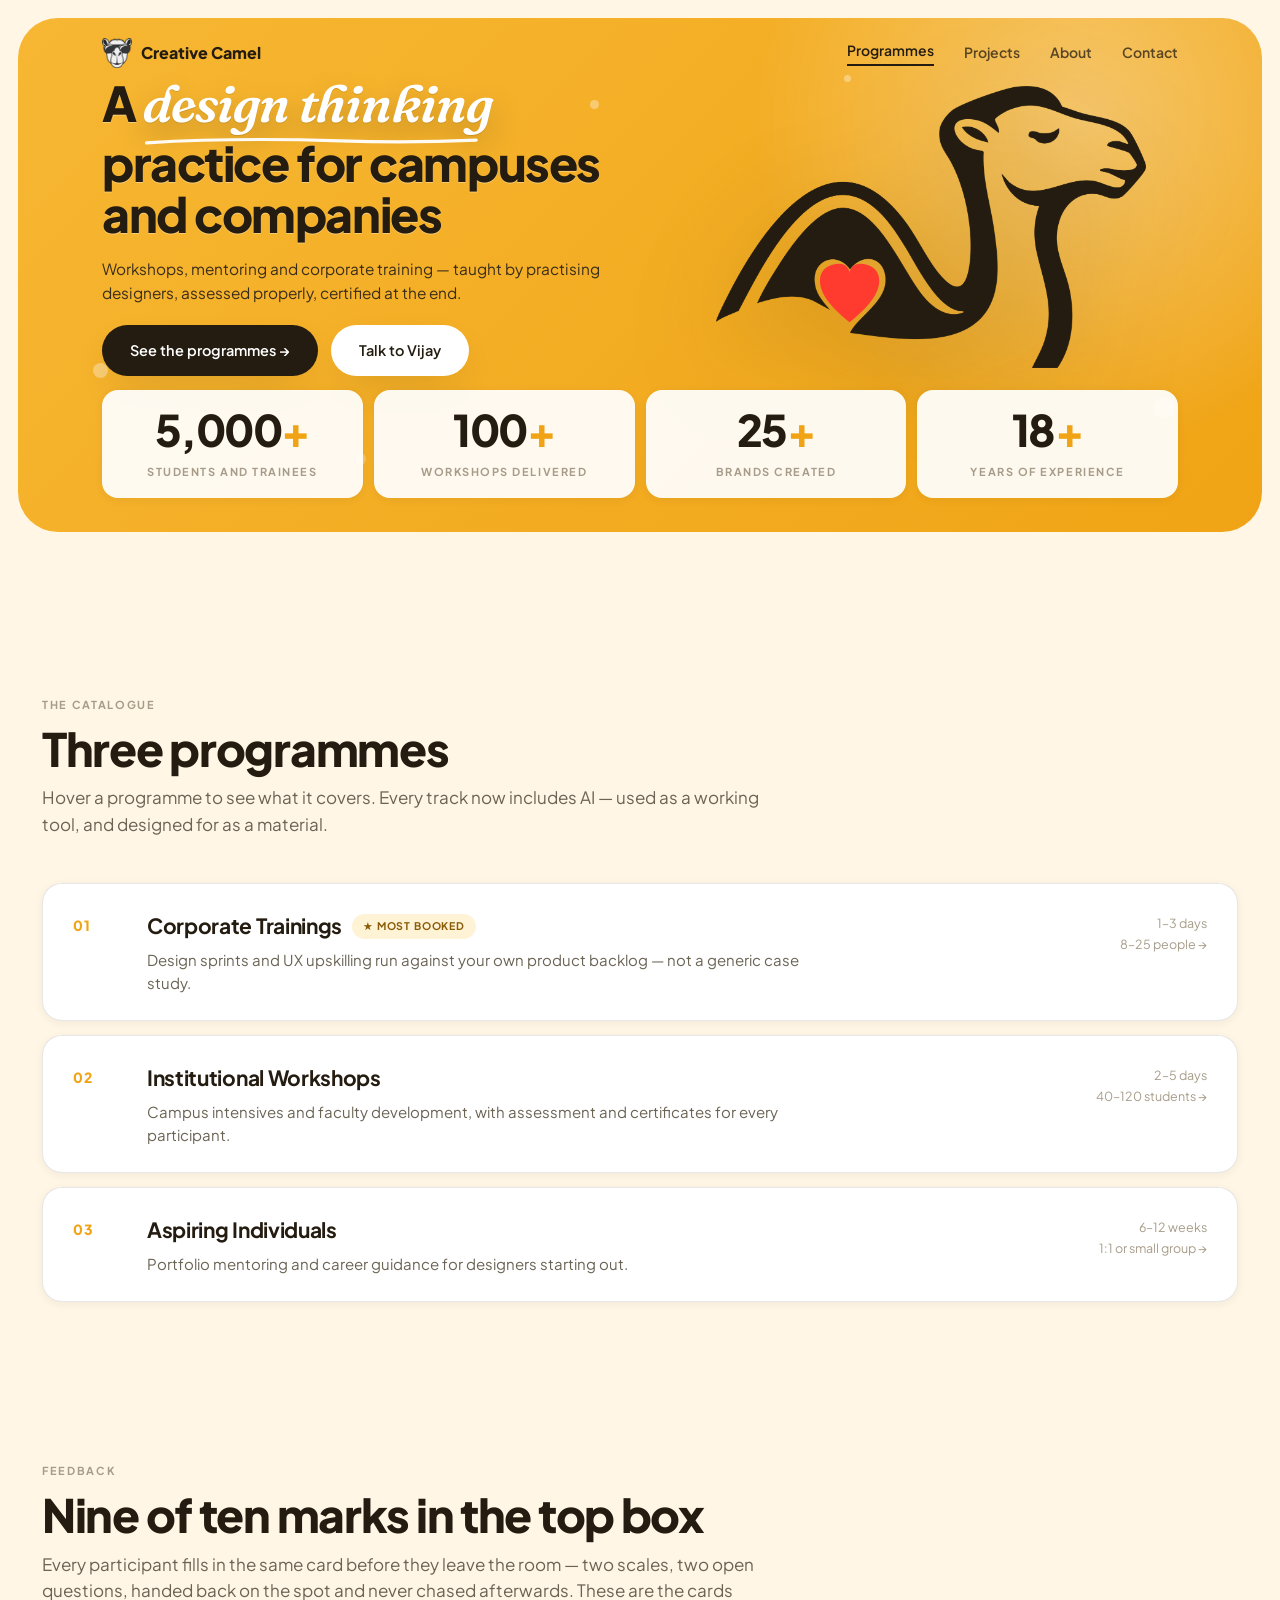
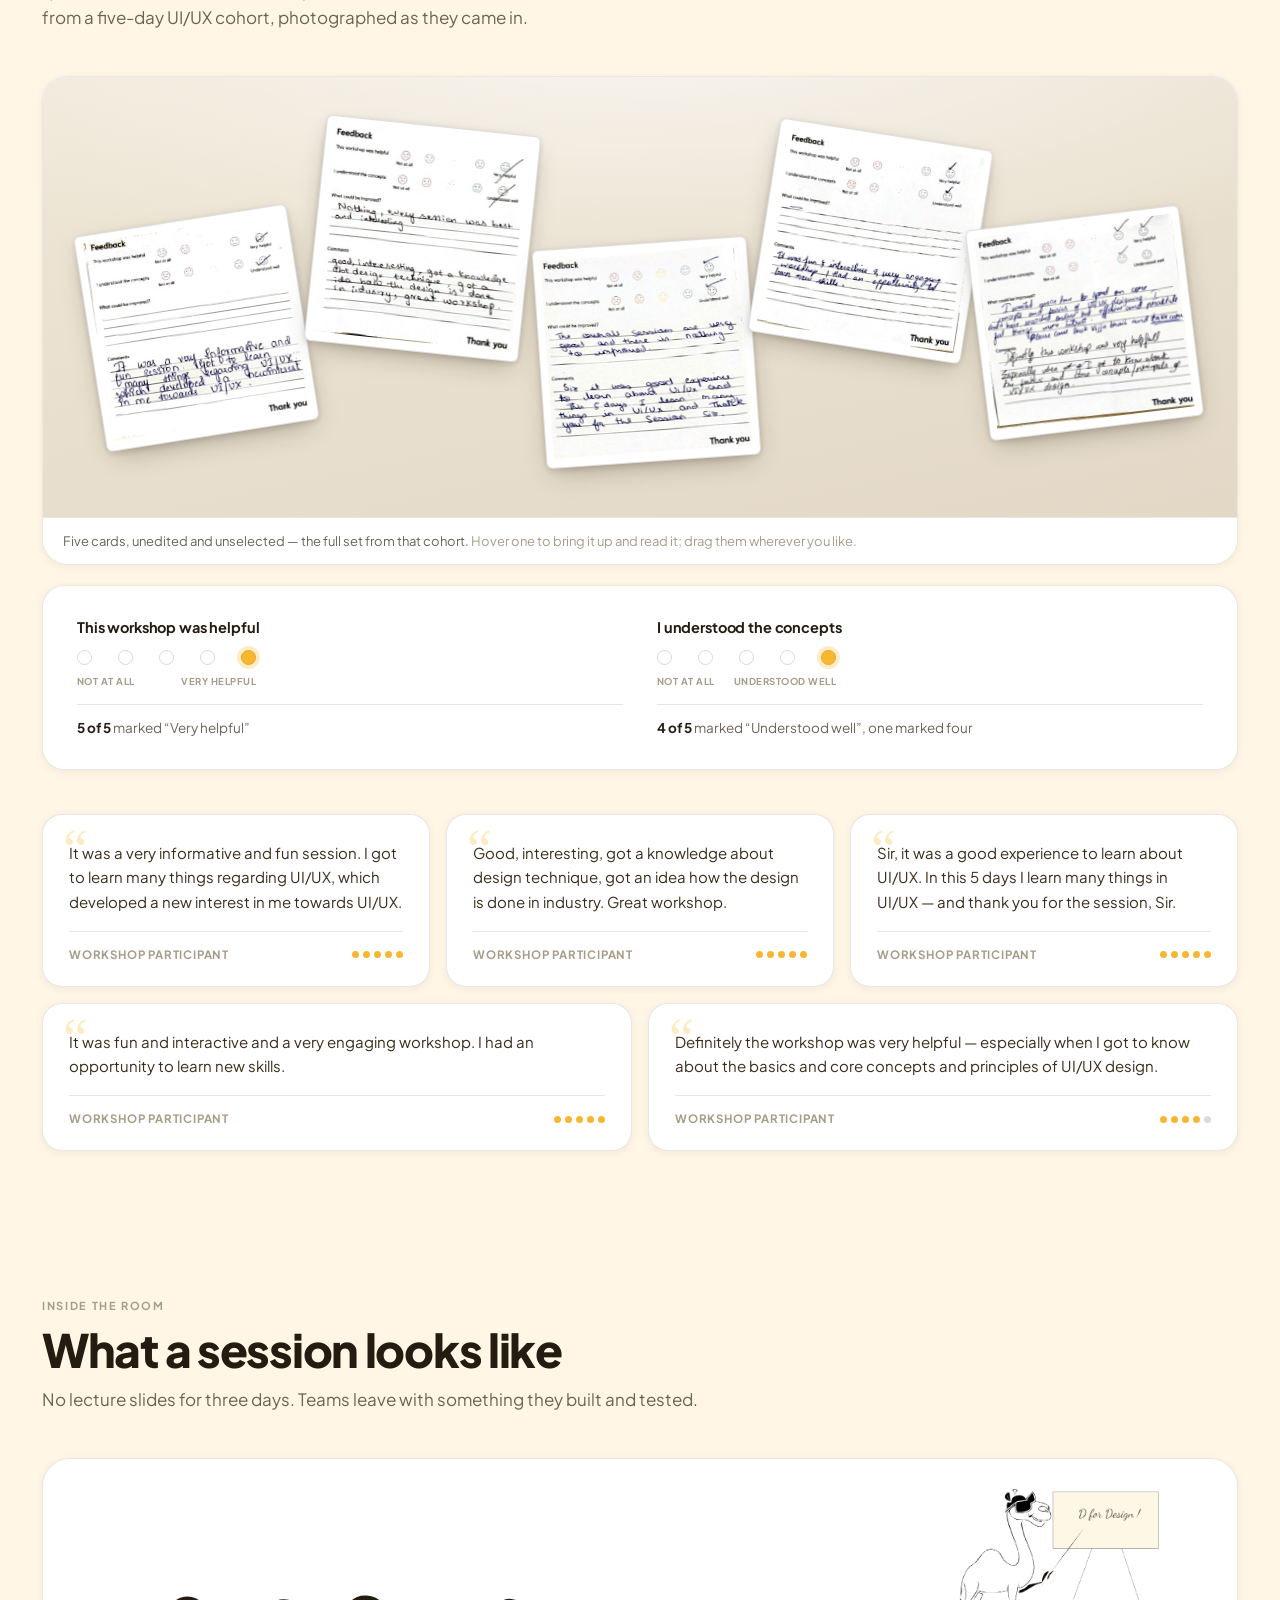
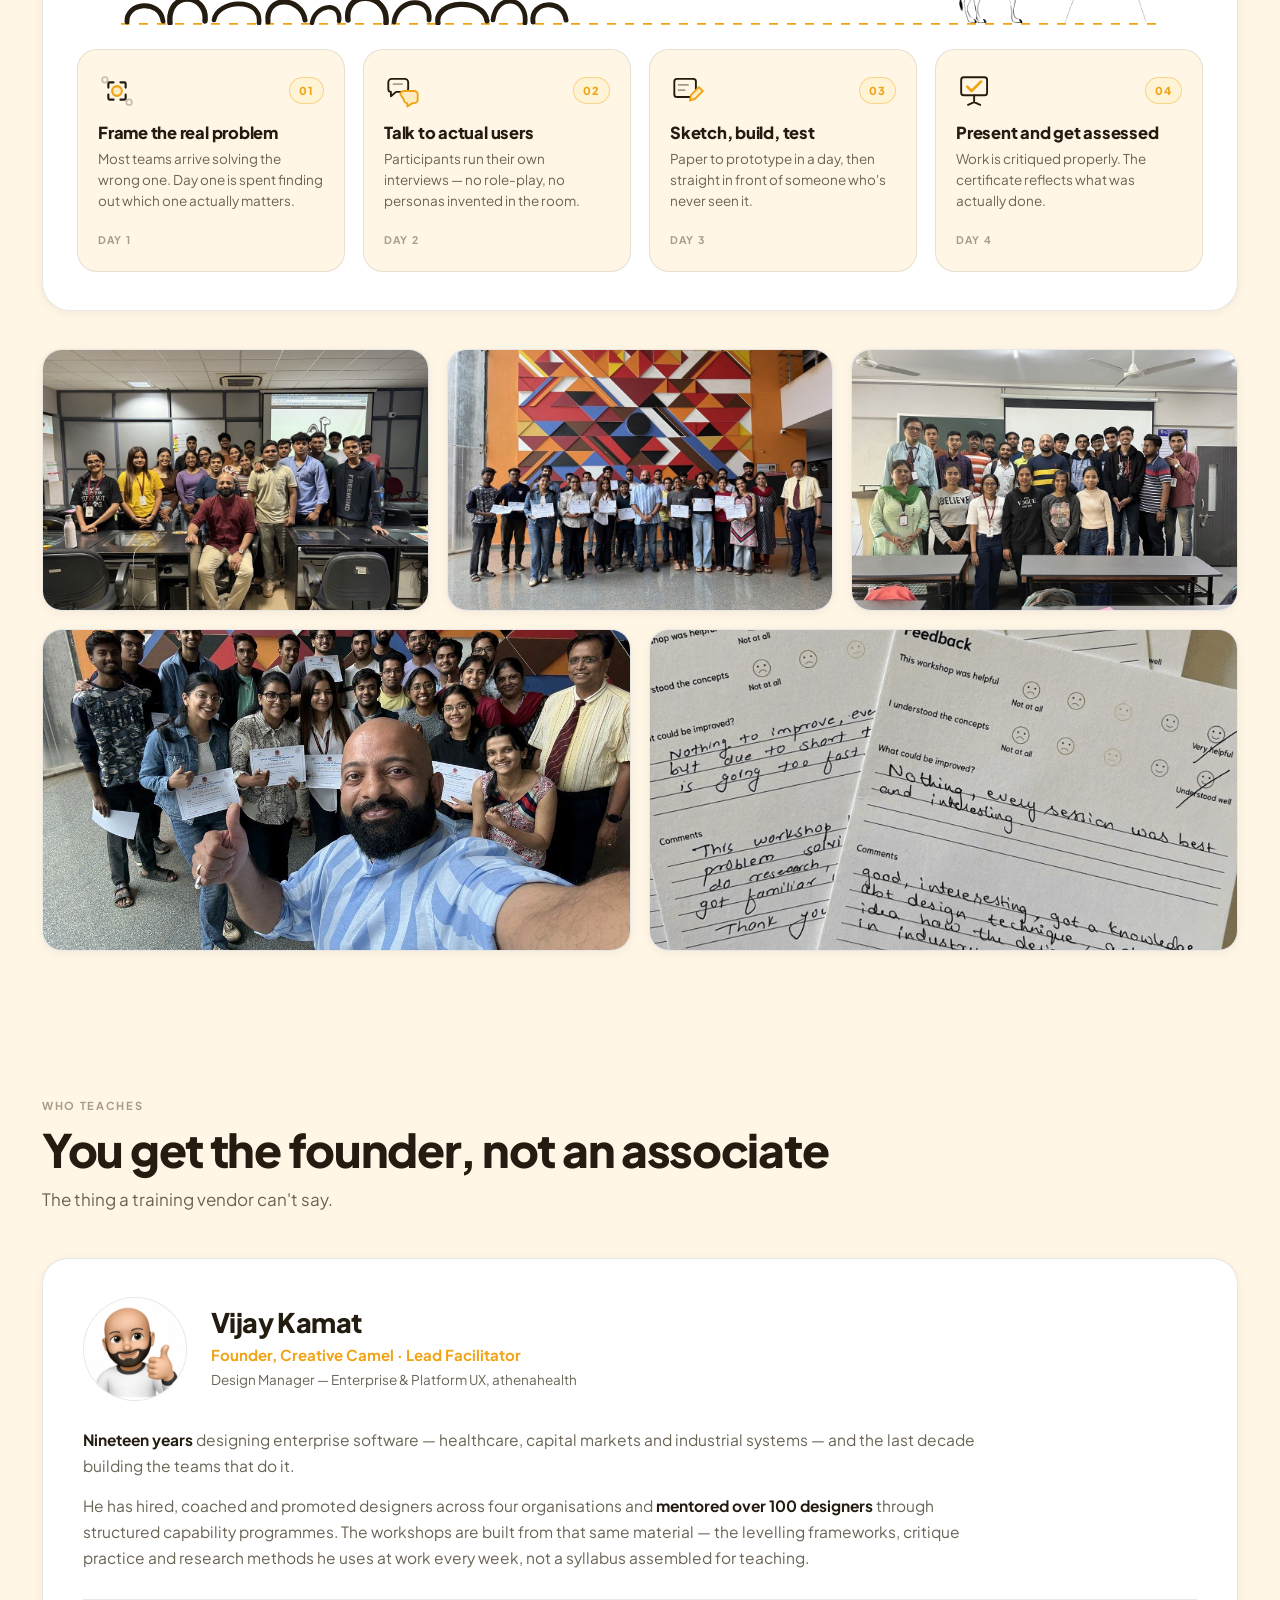
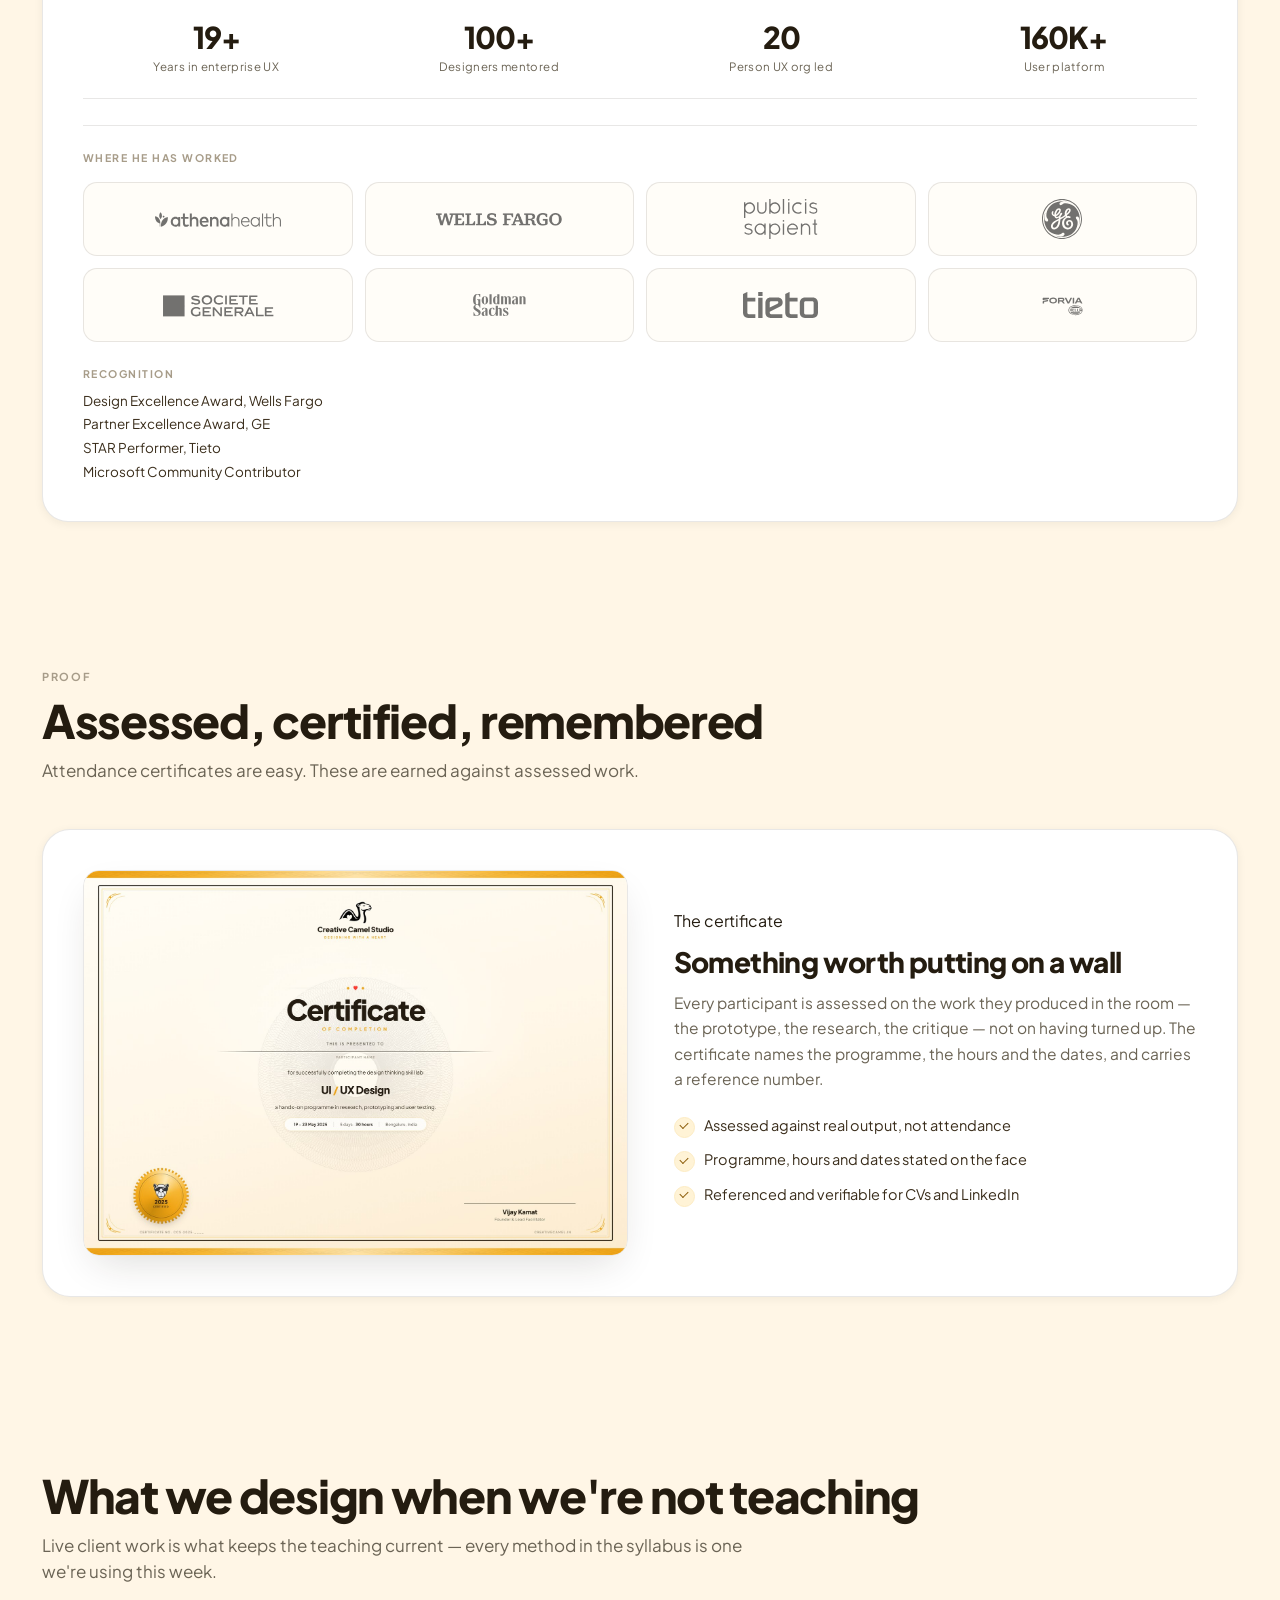
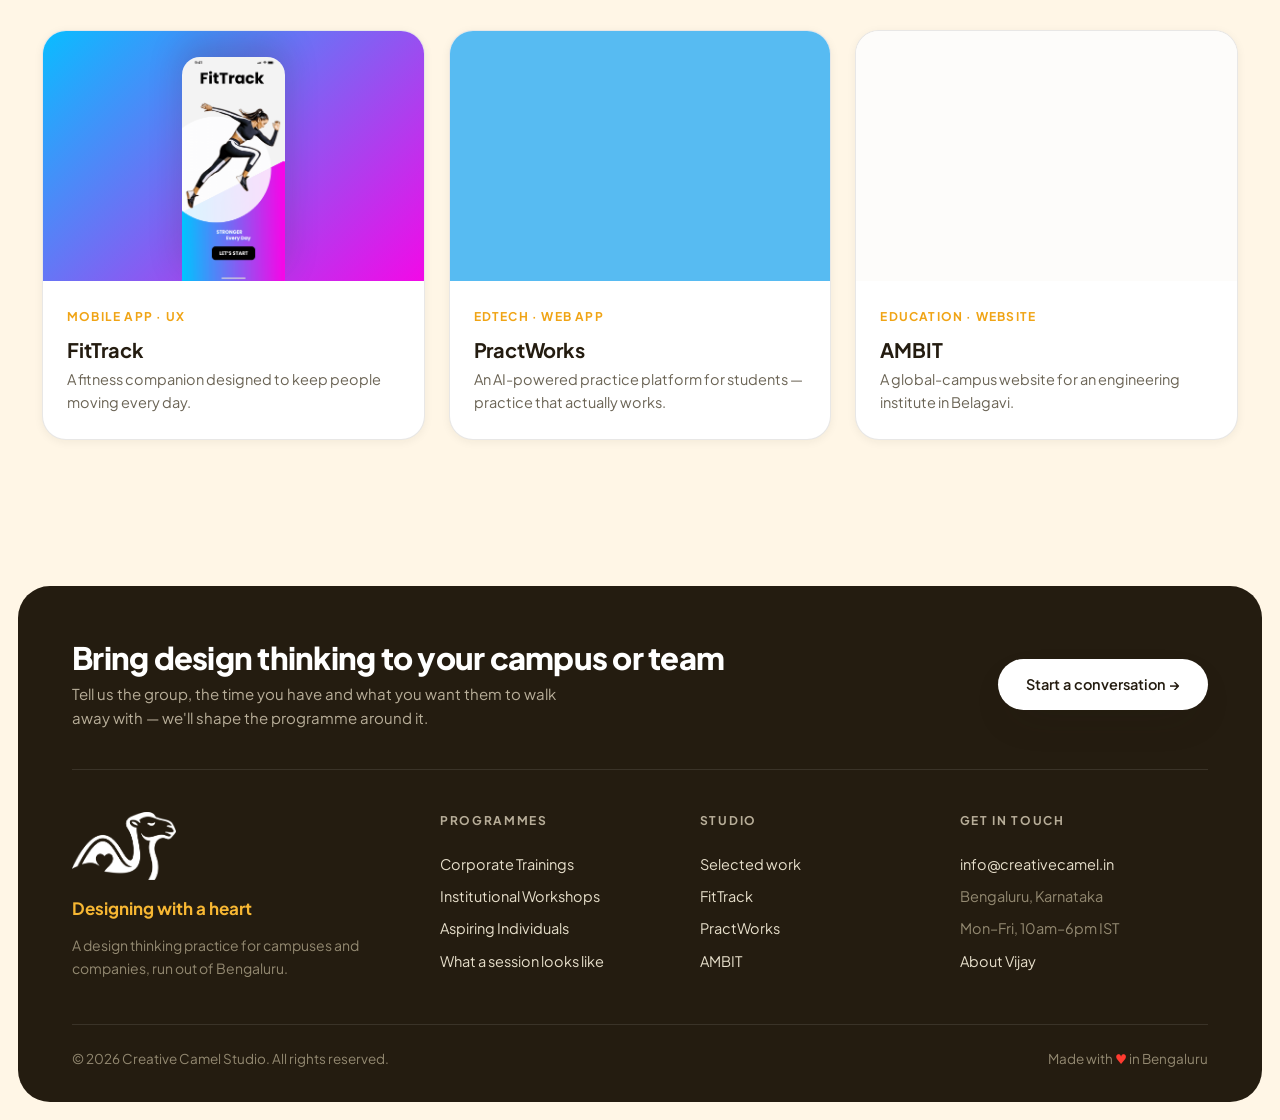
<file: index.html>
<!doctype html>
<html lang="en">
<head>
<meta charset="utf-8">
<meta name="viewport" content="width=device-width,initial-scale=1">
<title>Creative Camel Studio — Give your idea the boost it deserves</title>
<meta name="description" content="Creative Camel Studio designs brands, websites and UX for ambitious companies — and runs design thinking workshops for colleges and corporates. Bengaluru, India.">
<meta property="og:title" content="Creative Camel Studio">
<meta property="og:description" content="Branding, websites and UX that get you noticed — plus design thinking workshops that transform how teams create.">
<meta property="og:type" content="website">
<meta property="og:url" content="https://creativecamel.in/">
<link rel="icon" type="image/png" href="assets/img/logo-camel-face.png">
<link rel="preconnect" href="https://fonts.googleapis.com">
<link rel="preconnect" href="https://fonts.gstatic.com" crossorigin>
<link href="https://fonts.googleapis.com/css2?family=Fraunces:ital,opsz,wght@1,9..144,600&family=Plus+Jakarta+Sans:wght@300;400;500;600;700;800&display=swap" rel="stylesheet">
<link rel="stylesheet" href="assets/concept.css?v=5">
</head>
<body>


<!-- ══════ HERO ══════ -->
<div class="hero">
  <div class="hero-card">
    <span class="orb o1"></span><span class="orb o2"></span><span class="orb o3"></span>
    <span class="orb o4"></span><span class="orb o5"></span>

    <div class="hwrap">
      <nav>
        <a class="brand" href="index.html"><img src="assets/img/logo-camel-face.png" alt="">Creative Camel</a>
        <button class="menu-btn" type="button" aria-label="Menu" aria-expanded="false"><span></span><span></span></button>
        <a class="lnk on" href="#programmes">Programmes</a>
        <a class="lnk" href="#projects">Projects</a>
        <a class="lnk" href="#about">About</a>
        <a class="lnk" href="contact.html">Contact</a>
      </nav>

      <div class="hero-body">
        <div>
          <h1>
            <span class="ln r d1">A <em class="hl">design thinking<svg class="ul" viewBox="0 0 300 12" preserveAspectRatio="none" aria-hidden="true"><path d="M3 8.4C54 3.1 112 2.4 168 5.6c42 2.4 83 2 129-2.2"/></svg></em></span>
            <span class="ln r d2">practice for campuses</span>
            <span class="ln r d3">and companies</span>
          </h1>
          <p class="sub r d5">Workshops, mentoring and corporate training — taught by practising designers, assessed properly, certified at the end.</p>
          <div class="cta r d6">
            <a class="btn btn-dark" href="#programmes">See the programmes →</a>
            <a class="btn btn-light" href="#contact">Talk to Vijay</a>
          </div>
        </div>

        <div class="mark-wrap" id="mark">
          <div class="mark-par" id="markPar">
            <div class="mark-inner">
              <img src="assets/img/camel-mark-hero.png" alt="Creative Camel mark">
              <svg class="mark-heart" viewBox="0 0 100 100" aria-hidden="true">
                <path d="M50 92 C 18 66, 4 46, 4 27 C 4 9, 19 1, 34 1 C 45 1, 50 10, 50 16 C 50 10, 55 1, 66 1 C 81 1, 96 9, 96 27 C 96 46, 82 66, 50 92 Z"/>
              </svg>
            </div>
          </div>
        </div>
      </div>

      <div class="stats">
        <div class="stat r d5"><div class="n"><span class="cnt" data-to="5000">0</span><em>+</em></div><div class="l">Students and trainees</div></div>
        <div class="stat r d6"><div class="n"><span class="cnt" data-to="100">0</span><em>+</em></div><div class="l">Workshops delivered</div></div>
        <div class="stat r d7"><div class="n"><span class="cnt" data-to="25">0</span><em>+</em></div><div class="l">Brands created</div></div>
        <div class="stat r d8"><div class="n"><span class="cnt" data-to="18">0</span><em>+</em></div><div class="l">Years of experience</div></div>
      </div>
    </div>
  </div>
</div>

<!-- programmes, feedback and session: on phones the session comes first (concept.css .trio) -->
<div class="trio">
<!-- ══════ PROGRAMMES ══════ -->
<section id="programmes" class="wrap">
  <div class="sk rv">The catalogue</div>
  <h2 class="rv">Three programmes</h2>
  <p class="intro rv"><span class="say-hover">Hover</span><span class="say-tap">Tap</span> a programme to see what it covers. Every track now includes AI — used as a working tool, and designed for as a material.</p>

  <div class="prog rv">
    <div class="no">01</div>
    <div><h3>Corporate Trainings <span class="tag">★ Most booked</span></h3>
      <p>Design sprints and UX upskilling run against your own product backlog — not a generic case study.</p>
      <div class="ttwrap"><table class="ttable"><thead><tr><th class="n">#</th><th>Topic</th><th>What we cover</th><th class="w">Session</th></tr></thead><tbody><tr><td class="n">01</td><td class="t">Problem framing &amp; the brief</td><td class="d">Turn a vague ask into a sharp, testable problem statement</td><td class="w">Day 1</td></tr><tr><td class="n">02</td><td class="t">Discovery research sprints</td><td class="d">Plan and run user interviews inside a compressed timeline</td><td class="w">Day 1</td></tr><tr><td class="n">03</td><td class="t">Affinity mapping &amp; synthesis</td><td class="d">Cluster raw notes into patterns the whole team can see</td><td class="w">Day 1</td></tr><tr class="ai"><td class="n">04</td><td class="t"><span class="aitag">✦ AI</span> AI-assisted research synthesis</td><td class="d">Speed up clustering with AI, then check it against the transcripts</td><td class="w">Day 1</td></tr><tr><td class="n">05</td><td class="t">Journey mapping</td><td class="d">Map the current experience and mark exactly where it breaks</td><td class="w">Day 2</td></tr><tr><td class="n">06</td><td class="t">Rapid prototyping</td><td class="d">Paper to clickable in hours, at the fidelity the question needs</td><td class="w">Day 2</td></tr><tr class="ai"><td class="n">07</td><td class="t"><span class="aitag">✦ AI</span> Designing AI features &amp; guardrails</td><td class="d">Probabilistic output, error states, consent and human oversight</td><td class="w">Day 2</td></tr><tr><td class="n">08</td><td class="t">Usability testing</td><td class="d">Script, moderate and record sessions with your actual users</td><td class="w">Day 2</td></tr><tr><td class="n">09</td><td class="t">Design critique</td><td class="d">Run a critique that improves the work instead of defending it</td><td class="w">Day 3</td></tr><tr><td class="n">10</td><td class="t">Stakeholder storytelling</td><td class="d">Present findings so decision-makers actually act on them</td><td class="w">Day 3</td></tr><tr><td class="n">11</td><td class="t">Engineering handoff</td><td class="d">Specs, tokens and the conversations that prevent rework</td><td class="w">Day 3</td></tr><tr><td class="n">12</td><td class="t">Measuring impact</td><td class="d">Pick the metric that proves the design moved something</td><td class="w">Day 3</td></tr></tbody></table></div></div>
    <div class="mt">1–3 days<br>8–25 people <span class="arw">→</span></div>
  </div>
  <div class="prog rv">
    <div class="no">02</div>
    <div><h3>Institutional Workshops</h3>
      <p>Campus intensives and faculty development, with assessment and certificates for every participant.</p>
      <div class="ttwrap"><table class="ttable"><thead><tr><th class="n">#</th><th>Topic</th><th>What we cover</th><th class="w">Day</th></tr></thead><tbody><tr><td class="n">01</td><td class="t">What is design?</td><td class="d">Beyond aesthetics — design as a way of making decisions</td><td class="w">Day 1</td></tr><tr><td class="n">02</td><td class="t">Why UX matters</td><td class="d">What good and bad experiences actually cost, with real examples</td><td class="w">Day 1</td></tr><tr><td class="n">03</td><td class="t">The design thinking process</td><td class="d">Empathise, define, ideate, prototype, test — run end to end</td><td class="w">Day 1</td></tr><tr><td class="n">04</td><td class="t">User interviews</td><td class="d">Writing the questions, then running your first real interview</td><td class="w">Day 2</td></tr><tr><td class="n">05</td><td class="t">Affinity mapping</td><td class="d">Turning a wall of messy notes into themes you can act on</td><td class="w">Day 2</td></tr><tr><td class="n">06</td><td class="t">Wireframing &amp; UI basics</td><td class="d">Layout, hierarchy, spacing, type and colour</td><td class="w">Day 3</td></tr><tr><td class="n">07</td><td class="t">Figma fundamentals</td><td class="d">Frames, components, auto-layout and sharing work</td><td class="w">Day 3</td></tr><tr><td class="n">08</td><td class="t">Prototyping</td><td class="d">Linking screens into something people can actually try</td><td class="w">Day 4</td></tr><tr class="ai"><td class="n">09</td><td class="t"><span class="aitag">✦ AI</span> Designing with AI tools</td><td class="d">Exploring options faster — and spotting where AI misleads you</td><td class="w">Day 4</td></tr><tr><td class="n">10</td><td class="t">Usability testing</td><td class="d">Watching someone use your work without stepping in to help</td><td class="w">Day 4</td></tr><tr class="ai"><td class="n">11</td><td class="t"><span class="aitag">✦ AI</span> AI ethics &amp; bias</td><td class="d">Where AI gets it wrong, and who it tends to get wrong for</td><td class="w">Day 5</td></tr><tr><td class="n">12</td><td class="t">Portfolio &amp; case study basics</td><td class="d">Writing up what you did so it reads as thinking</td><td class="w">Day 5</td></tr></tbody></table></div></div>
    <div class="mt">2–5 days<br>40–120 students <span class="arw">→</span></div>
  </div>
  <div class="prog rv">
    <div class="no">03</div>
    <div><h3>Aspiring Individuals</h3>
      <p>Portfolio mentoring and career guidance for designers starting out.</p>
      <div class="ttwrap"><table class="ttable"><thead><tr><th class="n">#</th><th>Topic</th><th>What we cover</th><th class="w">Week</th></tr></thead><tbody><tr><td class="n">01</td><td class="t">Portfolio audit</td><td class="d">An honest read of what's working and what's padding</td><td class="w">Week 1</td></tr><tr><td class="n">02</td><td class="t">Case study narrative</td><td class="d">Problem, decisions, outcome — told as a story, not a list of steps</td><td class="w">Week 2</td></tr><tr><td class="n">03</td><td class="t">Showing impact &amp; metrics</td><td class="d">Making the result legible without inventing numbers</td><td class="w">Week 3</td></tr><tr><td class="n">04</td><td class="t">Visual craft &amp; typography</td><td class="d">The details that separate junior work from mid-level work</td><td class="w">Week 4</td></tr><tr><td class="n">05</td><td class="t">Interaction &amp; motion basics</td><td class="d">Timing, easing, and knowing when not to animate</td><td class="w">Week 5</td></tr><tr><td class="n">06</td><td class="t">Design systems</td><td class="d">Components, tokens, and doing good work inside constraints</td><td class="w">Week 6</td></tr><tr class="ai"><td class="n">07</td><td class="t"><span class="aitag">✦ AI</span> AI in your daily workflow</td><td class="d">Where AI earns its place in your process — and where it doesn't</td><td class="w">Week 7</td></tr><tr class="ai"><td class="n">08</td><td class="t"><span class="aitag">✦ AI</span> Prompting for designers</td><td class="d">Getting usable output instead of generic output</td><td class="w">Week 7</td></tr><tr><td class="n">09</td><td class="t">Portfolio presentation</td><td class="d">Rehearsing the walkthrough until it lands in twenty minutes</td><td class="w">Week 8</td></tr><tr><td class="n">10</td><td class="t">Design interviews</td><td class="d">Whiteboard challenges, take-homes, and the questions behind them</td><td class="w">Week 9</td></tr><tr><td class="n">11</td><td class="t">Personal brand</td><td class="d">A site, a profile and a point of view that reads as yours</td><td class="w">Week 10</td></tr><tr><td class="n">12</td><td class="t">Freelance &amp; rates</td><td class="d">Scoping, pricing, and saying no to the wrong brief</td><td class="w">Week 11</td></tr></tbody></table></div></div>
    <div class="mt">6–12 weeks<br>1:1 or small group <span class="arw">→</span></div>
  </div>
</section>

<!-- ══════ FEEDBACK — the cards, as handed in ══════ -->
<section id="feedback" class="wrap">
  <div class="sk rv">Feedback</div>
  <h2 class="rv">Nine of ten marks in the top box</h2>
  <p class="intro rv">Every participant fills in the same card before they leave the room — two scales, two open questions, handed back on the spot and never chased afterwards. These are the cards from a five-day UI/UX cohort, photographed as they came in.</p>

  <figure class="fb-table-wrap rv">
    <div class="fb-table" id="fbTable">
      <div class="fb-card" tabindex="0" role="button" data-x="46" data-y="142" data-r="-9"
           aria-label="Feedback card 1: “It was a very informative and fun session…” — activate to enlarge">
        <img src="assets/img/feedback-card-1.jpg" alt="">
      </div>
      <div class="fb-card" tabindex="0" role="button" data-x="272" data-y="48" data-r="6"
           aria-label="Feedback card 2: “Nothing, every session was best and interesting…” — activate to enlarge">
        <img src="assets/img/feedback-card-2.jpg" alt="">
      </div>
      <div class="fb-card" tabindex="0" role="button" data-x="496" data-y="166" data-r="-4"
           aria-label="Feedback card 3: “Sir, it was a good experience to learn about UI/UX…” — activate to enlarge">
        <img src="assets/img/feedback-card-3.jpg" alt="">
      </div>
      <div class="fb-card" tabindex="0" role="button" data-x="720" data-y="56" data-r="9"
           aria-label="Feedback card 4: “It was fun and interactive and a very engaging workshop…” — activate to enlarge">
        <img src="assets/img/feedback-card-4.jpg" alt="">
      </div>
      <div class="fb-card" tabindex="0" role="button" data-x="934" data-y="140" data-r="-7"
           aria-label="Feedback card 5: “I wanted more time to spend on core concepts…” — activate to enlarge">
        <img src="assets/img/feedback-card-5.jpg" alt="">
      </div>
    </div>
    <figcaption><span class="cap-full">Five cards, unedited and unselected — the full set from that cohort.</span><span class="cap-four">Four of the five cards from that cohort, unedited.</span> <span class="hint">Hover one to bring it up and read it; drag them wherever you like.</span></figcaption>
  </figure>

  <div class="fb-summary rv">
    <div class="fb-scale">
      <div class="fb-row">
        <div class="q">This workshop was helpful</div>
        <div class="fb-dots">
          <span class="fb-dot"></span><span class="fb-dot"></span><span class="fb-dot"></span>
          <span class="fb-dot"></span><span class="fb-dot hit"></span>
        </div>
        <div class="fb-ends"><span>Not at all</span><span>Very helpful</span></div>
        <span class="fb-tally"><b>5 of 5</b> marked “Very helpful”</span>
      </div>
      <div class="fb-row">
        <div class="q">I understood the concepts</div>
        <div class="fb-dots">
          <span class="fb-dot"></span><span class="fb-dot"></span><span class="fb-dot"></span>
          <span class="fb-dot"></span><span class="fb-dot hit"></span>
        </div>
        <div class="fb-ends"><span>Not at all</span><span>Understood well</span></div>
        <span class="fb-tally"><b>4 of 5</b> marked “Understood well”, one marked four</span>
      </div>
    </div>
  </div>

  <div class="fb-grid">
    <div class="fb-q rv">
      <p>It was a very informative and fun session. I got to learn many things regarding UI/UX, which developed a new interest in me towards UI/UX.</p>
      <div class="meta">Workshop participant
        <span class="mini"><i class="hit"></i><i class="hit"></i><i class="hit"></i><i class="hit"></i><i class="hit"></i></span>
      </div>
    </div>
    <div class="fb-q rv">
      <p>Good, interesting, got a knowledge about design technique, got an idea how the design is done in industry. Great workshop.</p>
      <div class="meta">Workshop participant
        <span class="mini"><i class="hit"></i><i class="hit"></i><i class="hit"></i><i class="hit"></i><i class="hit"></i></span>
      </div>
    </div>
    <div class="fb-q rv">
      <p>Sir, it was a good experience to learn about UI/UX. In this 5 days I learn many things in UI/UX — and thank you for the session, Sir.</p>
      <div class="meta">Workshop participant
        <span class="mini"><i class="hit"></i><i class="hit"></i><i class="hit"></i><i class="hit"></i><i class="hit"></i></span>
      </div>
    </div>
    <div class="fb-q rv">
      <p>It was fun and interactive and a very engaging workshop. I had an opportunity to learn new skills.</p>
      <div class="meta">Workshop participant
        <span class="mini"><i class="hit"></i><i class="hit"></i><i class="hit"></i><i class="hit"></i><i class="hit"></i></span>
      </div>
    </div>
    <div class="fb-q rv">
      <p>Definitely the workshop was very helpful — especially when I got to know about the basics and core concepts and principles of UI/UX design.</p>
      <div class="meta">Workshop participant
        <span class="mini"><i class="hit"></i><i class="hit"></i><i class="hit"></i><i class="hit"></i><i></i></span>
      </div>
    </div>
  </div>

</section>

<!-- ══════ SESSION — teaching camel lives here now ══════ -->
<section id="colleges" class="wrap">
  <div class="sk rv">Inside the room</div>
  <h2 class="rv">What a session looks like</h2>
  <p class="intro rv">No lecture slides for three days. Teams leave with something they built and tested.</p>

  <div class="journey rv">
    <div class="scene">
      <img class="students" src="assets/img/classroom-students.svg" alt="Workshop participants">
      <img class="teach" src="assets/img/camel-teaching.png" alt="Camel teaching at a board">
    </div>
    <div class="track"><span class="line"></span></div>
    <div class="jgrid">
      <div class="jstep" style="--i:0">
        <div class="jtop"><span class="jicon"><svg viewBox="0 0 44 44" fill="none" aria-hidden="true">
<circle cx="8" cy="9" r="3.2" stroke="#241C10" stroke-width="2" opacity=".26"/>
<circle cx="36" cy="35" r="3.2" stroke="#241C10" stroke-width="2" opacity=".26"/>
<path d="M12 18v-4.5a1.5 1.5 0 011.5-1.5H18" stroke="#241C10" stroke-width="2.5" stroke-linecap="round"/>
<path d="M32 18v-4.5a1.5 1.5 0 00-1.5-1.5H26" stroke="#241C10" stroke-width="2.5" stroke-linecap="round"/>
<path d="M12 26v4.5A1.5 1.5 0 0013.5 32H18" stroke="#241C10" stroke-width="2.5" stroke-linecap="round"/>
<path d="M32 26v4.5a1.5 1.5 0 01-1.5 1.5H26" stroke="#241C10" stroke-width="2.5" stroke-linecap="round"/>
<circle cx="22" cy="22" r="5.6" fill="#FDECC3" stroke="#F0A415" stroke-width="2.5"/></svg></span><span class="jnum">01</span></div>
        <h4>Frame the real problem</h4>
        <p>Most teams arrive solving the wrong one. Day one is spent finding out which one actually matters.</p>
        <span class="jday">Day 1</span>
      </div><div class="jstep" style="--i:1">
        <div class="jtop"><span class="jicon"><svg viewBox="0 0 44 44" fill="none" aria-hidden="true">
<path d="M5 12a4 4 0 014-4h15a4 4 0 014 4v7a4 4 0 01-4 4H14l-6 5v-5a3 3 0 01-3-3z" stroke="#241C10" stroke-width="2.2" stroke-linejoin="round"/>
<path d="M19 26a4 4 0 014-4h12a4 4 0 014 4v6a4 4 0 01-4 4h-2l-6 4v-4a4 4 0 01-4-4z" fill="#FDECC3" stroke="#F0A415" stroke-width="2.2" stroke-linejoin="round"/>
<path d="M11 14h10" stroke="#241C10" stroke-width="2" stroke-linecap="round" opacity=".4"/></svg></span><span class="jnum">02</span></div>
        <h4>Talk to actual users</h4>
        <p>Participants run their own interviews — no role-play, no personas invented in the room.</p>
        <span class="jday">Day 2</span>
      </div><div class="jstep" style="--i:2">
        <div class="jtop"><span class="jicon"><svg viewBox="0 0 44 44" fill="none" aria-hidden="true">
<rect x="5" y="8" width="25" height="21" rx="3" stroke="#241C10" stroke-width="2.2"/>
<path d="M10 15h11M10 21h7" stroke="#241C10" stroke-width="2" stroke-linecap="round" opacity=".42"/>
<path d="M29 31l9-9-4.5-4.5-9 9L23 33z" fill="#FDECC3" stroke="#F0A415" stroke-width="2.2" stroke-linejoin="round"/></svg></span><span class="jnum">03</span></div>
        <h4>Sketch, build, test</h4>
        <p>Paper to prototype in a day, then straight in front of someone who's never seen it.</p>
        <span class="jday">Day 3</span>
      </div><div class="jstep" style="--i:3">
        <div class="jtop"><span class="jicon"><svg viewBox="0 0 44 44" fill="none" aria-hidden="true">
<rect x="6" y="6" width="30" height="21" rx="3" stroke="#241C10" stroke-width="2.2"/>
<path d="M21 27v8M14 38l7-3 7 3" stroke="#241C10" stroke-width="2.2" stroke-linecap="round" stroke-linejoin="round"/>
<path d="M13 17l5 5 11-11" stroke="#F0A415" stroke-width="2.9" stroke-linecap="round" stroke-linejoin="round"/></svg></span><span class="jnum">04</span></div>
        <h4>Present and get assessed</h4>
        <p>Work is critiqued properly. The certificate reflects what was actually done.</p>
        <span class="jday">Day 4</span>
      </div>
    </div>
  </div>

  <div class="gallery rv">
    <figure><img src="assets/img/workshop-classroom.jpg" alt="Design workshop session in a college computer lab"></figure>
    <figure><img src="assets/img/workshop-group.jpg" alt="Participants with their course completion certificates"></figure>
    <figure><img src="assets/img/workshop-group2.jpg" alt="Workshop group photo in a college classroom"></figure>
    <figure><img src="assets/img/workshop-certificates.jpg" alt="Celebrating certificates after a UI/UX skill lab"></figure>
    <figure><img src="assets/img/workshop-feedback.jpg" alt="Handwritten feedback cards from workshop participants"></figure>
  </div>
</section>

</div>

<!-- ══════ FACILITATOR ══════ -->
<section id="about" class="wrap">
  <div class="sk rv">Who teaches</div>
  <h2 class="rv">You get the founder, not an associate</h2>
  <p class="intro rv">The thing a training vendor can't say.</p>
  <div class="fac rv">
    <div class="fac-head">
      <img src="assets/img/avatar-vijay.png" alt="Vijay Kamat">
      <div>
        <h3>Vijay Kamat</h3>
        <div class="fac-role">Founder, Creative Camel &middot; Lead Facilitator</div>
        <div class="fac-role2">Design Manager &mdash; Enterprise &amp; Platform UX, athenahealth</div>
      </div>
    </div>

    <div class="fac-body">
      <p><b>Nineteen years</b> designing enterprise software — healthcare, capital markets and industrial systems — and the last decade building the teams that do it.</p>
      <p>He has hired, coached and promoted designers across four organisations and <b>mentored over 100 designers</b> through structured capability programmes. The workshops are built from that same material — the levelling frameworks, critique practice and research methods he uses at work every week, not a syllabus assembled for teaching.</p>
    </div>

    <div class="fac-stats">
      <div><b>19+</b><span>Years in enterprise UX</span></div>
      <div><b>100+</b><span>Designers mentored</span></div>
      <div><b>20</b><span>Person UX org led</span></div>
      <div><b>160K+</b><span>User platform</span></div>
    </div>

    <div class="worked">
      <h5>Where he has worked</h5>
      <div class="logo-wall"><div class="logo-tile wide"><img src="assets/img/logos/athenahealth.svg" alt="athenahealth"></div><div class="logo-tile wide"><img src="assets/img/logos/wellsfargo.png" alt="Wells Fargo"></div><div class="logo-tile tall"><img src="assets/img/logos/publicissapient.svg" alt="Publicis Sapient"></div><div class="logo-tile square"><img src="assets/img/logos/ge.svg" alt="GE"></div><div class="logo-tile mid"><img src="assets/img/logos/socgen.svg" alt="Soci&eacute;t&eacute; G&eacute;n&eacute;rale"></div><div class="logo-tile tall"><img src="assets/img/logos/goldmansachs.svg" alt="Goldman Sachs"></div><div class="logo-tile mid"><img src="assets/img/logos/tietoevry.svg" alt="Tieto"></div><div class="logo-tile mid"><img src="assets/img/logos/hella.svg" alt="Hella"></div></div>
    </div>

    <div class="fac-meta">
      <div class="fm">
        <h5>Recognition</h5>
        <ul class="stack">
          <li>Design Excellence Award, Wells Fargo</li>
          <li>Partner Excellence Award, GE</li>
          <li>STAR Performer, Tieto</li>
          <li>Microsoft Community Contributor</li>
        </ul>
      </div>
    </div>
  </div>
</section>

<!-- ══════ PROOF ══════ -->
<section id="corporates" class="wrap">
  <div class="sk rv">Proof</div>
  <h2 class="rv">Assessed, certified, remembered</h2>
  <p class="intro rv">Attendance certificates are easy. These are earned against assessed work.</p>

  <div class="spot rv">
    <div class="spot-media"><img src="assets/img/certificate.jpg" alt="Creative Camel certificate of completion"></div>
    <div class="spot-body">
      <span class="pill">The certificate</span>
      <h3>Something worth putting on a wall</h3>
      <p>Every participant is assessed on the work they produced in the room — the prototype, the research, the critique — not on having turned up. The certificate names the programme, the hours and the dates, and carries a reference number.</p>
      <ul class="ticks">
        <li>Assessed against real output, not attendance</li>
        <li>Programme, hours and dates stated on the face</li>
        <li>Referenced and verifiable for CVs and LinkedIn</li>
      </ul>
    </div>
  </div>
</section>

<!-- ══════ SELECTED WORK — full section, not a footnote ══════ -->
<section id="projects" class="wrap">
  <div class="sk rv">The studio</div>
  <h2 class="rv">What we design when we're not teaching</h2>
  <p class="intro rv">Live client work is what keeps the teaching current — every method in the syllabus is one we're using this week.</p>

  <div class="work-grid">
    <a class="work rv" href="fittrack.html">
      <div class="media tint-fittrack"><img class="phone" src="assets/img/fittrack-hero.png" alt="FitTrack app onboarding screen"></div>
      <div class="wb">
        <span class="wtag">Mobile App · UX</span>
        <h3>FitTrack</h3>
        <p>A fitness companion designed to keep people moving every day.</p>
      </div>
    </a>
    <a class="work rv" href="practworks.html">
      <div class="media tint-practwork"><video src="assets/video/PractWorks.mp4" autoplay muted loop playsinline aria-label="PractWorks learning platform demo"></video></div>
      <div class="wb">
        <span class="wtag">EdTech · Web App</span>
        <h3>PractWorks</h3>
        <p>An AI-powered practice platform for students — practice that actually works.</p>
      </div>
    </a>
    <a class="work rv" href="https://ambit.edu.in/#/" target="_blank" rel="noopener">
      <div class="media tint-ambit"><video src="assets/video/AMBIT.mp4" autoplay muted loop playsinline aria-label="AMBIT engineering college website demo"></video></div>
      <div class="wb">
        <span class="wtag">Education · Website</span>
        <h3>AMBIT</h3>
        <p>A global-campus website for an engineering institute in Belagavi.</p>
      </div>
    </a>
  </div>
</section>


<footer id="contact">
  <div class="foot-cta">
    <div>
      <h3>Bring design thinking to your campus or team</h3>
      <p>Tell us the group, the time you have and what you want them to walk away with — we'll shape the programme around it.</p>
    </div>
    <a class="btn btn-light" href="mailto:info@creativecamel.in">Start a conversation →</a>
  </div>

  <div class="foot-grid">
    <div class="foot-brand">
      <img src="assets/img/logo-camel-heart-light.png" alt="Creative Camel Studio">
      <div class="tagline">Designing with a heart</div>
      <p>A design thinking practice for campuses and companies, run out of Bengaluru.</p>
    </div>

    <div class="foot-col">
      <h4>Programmes</h4>
      <a href="#programmes">Corporate Trainings</a>
      <a href="#programmes">Institutional Workshops</a>
      <a href="#programmes">Aspiring Individuals</a>
      <a href="#colleges">What a session looks like</a>
    </div>

    <div class="foot-col">
      <h4>Studio</h4>
      <a href="#projects">Selected work</a>
      <a href="fittrack.html">FitTrack</a>
      <a href="practworks.html">PractWorks</a>
      <a href="https://ambit.edu.in/#/">AMBIT</a>
    </div>

    <div class="foot-col">
      <h4>Get in touch</h4>
      <a href="mailto:info@creativecamel.in">info@creativecamel.in</a>
      <span class="li">Bengaluru, Karnataka</span>
      <span class="li">Mon–Fri, 10am–6pm IST</span>
      <a href="#about">About Vijay</a>
    </div>
  </div>

  <div class="foot-bottom">
    <span>&copy; <span id="yr">2026</span> Creative Camel Studio. All rights reserved.</span>
    <span>Made with <span class="heart">&hearts;</span> in Bengaluru</span>
  </div>
</footer>

<script>
(function(){
  var reduce = window.matchMedia && window.matchMedia('(prefers-reduced-motion: reduce)').matches;
  // ?still=1 — show everything instantly, for screenshots/printing (reveals otherwise
  // race the capture and come out half-faded).
  var still = /[?&]still=1/.test(location.search);
  if (still) {
    reduce = true;
    // the hero is sized in vh; a tall full-page capture window would blow it up,
    // so pin it to what it measures at a normal 1000px viewport.
    var hc = document.querySelector('.hero-card');
    if (hc) hc.style.minHeight = '520px';
  }

  // Heartbeat once after the mark has landed — a greeting, not a loop.
  var mark = document.getElementById('mark');
  if (mark && !reduce) {
    var heart = mark.querySelector('.mark-heart');
    setTimeout(function(){ mark.classList.add('beat'); }, 1150);
    // The greeting beat is a finite override of the infinite idle pulse — drop the
    // class once it finishes, or idleBeat never resumes and the heart dies after one beat.
    if (heart) heart.addEventListener('animationend', function(e){
      if (e.animationName === 'heartbeat') mark.classList.remove('beat');
    });
  }

  // Count-up, triggered on reveal. Skipped entirely under reduced motion.
  var counters = document.querySelectorAll('.cnt');
  var run = function(el){
    var to = +el.dataset.to, t0 = null, dur = 1100;
    var tick = function(ts){
      if(!t0) t0 = ts;
      var p = Math.min((ts - t0)/dur, 1);
      el.textContent = Math.round(to * (1 - Math.pow(1 - p, 3))).toLocaleString();
      if(p < 1) requestAnimationFrame(tick);
    };
    requestAnimationFrame(tick);
  };
  if (reduce) {
    counters.forEach(function(el){ el.textContent = (+el.dataset.to).toLocaleString(); });
  } else if ('IntersectionObserver' in window) {
    var io = new IntersectionObserver(function(es){
      es.forEach(function(e){ if(e.isIntersecting){ run(e.target); io.unobserve(e.target); } });
    }, {threshold:.5});
    counters.forEach(function(el){ io.observe(el); });
  } else {
    counters.forEach(run);
  }

  var yr = document.getElementById('yr');
  if (yr) yr.textContent = new Date().getFullYear();

  // Looping preview videos: still for reduced-motion users (matches the live site),
  // otherwise nudged into playing since some contexts ignore the autoplay attribute.
  var vids = document.querySelectorAll('.work video');
  vids.forEach(function(v){
    if (reduce) { v.removeAttribute('autoplay'); v.pause(); return; }
    v.muted = true; v.playsInline = true;
    var go = function(){ var pr = v.play(); if (pr && pr.catch) pr.catch(function(){}); };
    if (v.readyState >= 2) go(); else v.addEventListener('loadeddata', go, {once:true});
  });

  // Camel follows the pointer, damped. Marketing-page decoration, so it's gated to
  // fine pointers and reduced-motion off. Writes transform on its own layer (.mark-par)
  // so it never collides with the entrance or the breathing loop.
  var par = document.getElementById('markPar');
  var heroCard = document.querySelector('.hero-card');
  var fine = window.matchMedia && window.matchMedia('(hover: hover) and (pointer: fine)').matches;
  if (par && heroCard && fine && !reduce) {
    var tx = 0, ty = 0, cx = 0, cy = 0, raf = null;
    var step = function(){
      cx += (tx - cx) * 0.075; cy += (ty - cy) * 0.075;
      par.style.transform = 'translate(' + cx.toFixed(2) + 'px,' + cy.toFixed(2) + 'px)';
      if (Math.abs(tx-cx) > 0.08 || Math.abs(ty-cy) > 0.08) { raf = requestAnimationFrame(step); }
      else { par.style.transform = 'translate(' + tx + 'px,' + ty + 'px)'; raf = null; }
    };
    var kick = function(){ if (!raf) raf = requestAnimationFrame(step); };
    heroCard.addEventListener('pointermove', function(e){
      var r = heroCard.getBoundingClientRect();
      tx = ((e.clientX - r.left) / r.width  - 0.5) * -22;
      ty = ((e.clientY - r.top)  / r.height - 0.5) * -14;
      kick();
    });
    heroCard.addEventListener('pointerleave', function(){ tx = 0; ty = 0; kick(); });
  }

  // Scroll reveal for everything below the hero. One-shot: unobserved once shown,
  // so nothing re-animates when you scroll back up. Staggered 70ms within a section.
  var rv = document.querySelectorAll('.rv');
  if (reduce) {
    rv.forEach(function(el){ el.classList.add('in'); });
  } else if ('IntersectionObserver' in window) {
    rv.forEach(function(el){
      var sibs = Array.prototype.filter.call(el.parentNode.children, function(c){
        return c.classList && c.classList.contains('rv');
      });
      el.style.transitionDelay = (Math.min(sibs.indexOf(el), 5) * 0.07) + 's';
    });
    var rio = new IntersectionObserver(function(es){
      es.forEach(function(e){
        if (e.isIntersecting) { e.target.classList.add('in'); rio.unobserve(e.target); }
      });
    }, {threshold:.12, rootMargin:'0px 0px -8% 0px'});
    rv.forEach(function(el){ rio.observe(el); });
  } else {
    rv.forEach(function(el){ el.classList.add('in'); });
  }

  // Programmes on touch: no hover, so a tap folds the topic table open and shut
  (function(){
    if (!window.matchMedia('(hover:none)').matches) return;
    document.querySelectorAll('.prog').forEach(function(p){
      p.setAttribute('role','button'); p.setAttribute('tabindex','0');
      p.setAttribute('aria-expanded','false');
      p.addEventListener('click', function(){
        var open = p.classList.toggle('open');
        p.setAttribute('aria-expanded', open ? 'true' : 'false');
      });
    });
  })();

  // Feedback table: hover a card to bring it up and read it, drag it to move it.
  // Pointer events so mouse, pen and trackpad all behave the same.
  (function(){
    var table = document.getElementById('fbTable');
    if (!table) return;
    var cards = Array.prototype.slice.call(table.querySelectorAll('.fb-card'));
    var scattered = window.matchMedia('(min-width:901px)');
    var fine      = window.matchMedia('(hover:hover) and (pointer:fine)');
    var READ_W = 390;                     // close to the photos' native width
    var EDGE   = 12;                      // keep the enlarged card off the table edge
    var z = 10, raised = null, dragging = false, timer = 0, liftedAt = 0, pos = [];

    cards.forEach(function(c, i){
      pos[i] = {x:+c.dataset.x, y:+c.dataset.y, r:+c.dataset.r};
      c.dataset.i = i;
      place(c);
    });
    function place(c){
      var s = pos[+c.dataset.i];
      c.style.transform = 'translate('+s.x+'px,'+s.y+'px) rotate('+s.r+'deg)';
    }
    function lift(c){
      if (raised && raised !== c) drop(raised);
      raised = c; liftedAt = Date.now();
      table.classList.add('has-up');
      c.classList.add('up');
      c.style.zIndex = ++z;
      var s = pos[+c.dataset.i], w = c.offsetWidth, h = c.offsetHeight;
      var k = Math.min(READ_W / w, (table.clientHeight - EDGE*2) / h,
                       (table.clientWidth - EDGE*2) / w);
      // grow around its own centre, nudged back inside the table if that overflows
      var cx = clamp(s.x + w/2, w*k/2 + EDGE, table.clientWidth  - w*k/2 - EDGE);
      var cy = clamp(s.y + h/2, h*k/2 + EDGE, table.clientHeight - h*k/2 - EDGE);
      c.style.transform = 'translate('+(cx - w/2)+'px,'+(cy - h/2)+'px) ' +
                          'rotate(0deg) scale('+k+')';
      c.setAttribute('aria-expanded','true');
    }
    function clamp(v, lo, hi){ return hi < lo ? (lo + hi)/2 : Math.max(lo, Math.min(hi, v)); }
    function drop(c){
      c.classList.remove('up');
      c.setAttribute('aria-expanded','false');
      place(c);
      if (raised === c) { raised = null; table.classList.remove('has-up'); }
    }
    function cancel(){ if (timer) { clearTimeout(timer); timer = 0; } }

    cards.forEach(function(c){
      c.setAttribute('aria-expanded','false');

      // hovering is the whole interaction: no click needed to read one
      c.addEventListener('pointerenter', function(e){
        if (dragging || !scattered.matches || !fine.matches) return;
        if (e.pointerType === 'touch') return;
        cancel();
        // a beat before it grows, so sweeping across the table doesn't flick
        // through all five on the way past
        timer = setTimeout(function(){ timer = 0; if (raised !== c) lift(c); },
                           raised ? 70 : 150);
      });
      c.addEventListener('pointerleave', function(){
        cancel();
        // the card grows under the pointer, so an immediate leave is the layout
        // settling rather than the pointer actually going anywhere
        if (raised === c && Date.now() - liftedAt < 140) return;
        if (raised === c && !dragging) drop(c);
      });

      c.addEventListener('pointerdown', function(e){
        cancel();
        if (!scattered.matches) return;
        if (raised && raised !== c) drop(raised);
        var s = pos[+c.dataset.i];
        var ox = s.x, oy = s.y, sx = e.clientX, sy = e.clientY, moved = false;
        dragging = true;
        c.setPointerCapture(e.pointerId);
        c.classList.add('grab');
        c.style.zIndex = ++z;

        function move(ev){
          var dx = ev.clientX - sx, dy = ev.clientY - sy;
          if (!moved && (Math.abs(dx) > 4 || Math.abs(dy) > 4)) {
            moved = true;
            if (raised === c) drop(c);      // it shrinks back to size to be carried
          }
          if (!moved) return;
          // keep them on the table, with a little slack at the edges
          var maxX = table.clientWidth  - c.offsetWidth  + 24;
          var maxY = table.clientHeight - c.offsetHeight + 20;
          s.x = Math.max(-24, Math.min(maxX, ox + dx));
          s.y = Math.max(-20, Math.min(maxY, oy + dy));
          place(c);
        }
        function end(){
          c.removeEventListener('pointermove', move);
          c.removeEventListener('pointerup', end);
          c.removeEventListener('pointercancel', end);
          c.classList.remove('grab');
          dragging = false;
          // a tap with no movement reads the card — the only way in without a mouse
          if (!moved) { if (raised !== c) lift(c); return; }
          // after a real drag the pointer is still on the card, so hover resumes,
          // but give it a beat so you can see where you put it down
          if (fine.matches) timer = setTimeout(function(){ timer = 0; lift(c); }, 320);
        }
        c.addEventListener('pointermove', move);
        c.addEventListener('pointerup', end);
        c.addEventListener('pointercancel', end);
      });

      // keyboard: the cards are buttons, so tabbing to one must read it too
      c.addEventListener('focus', function(){
        // keyboard focus only — a mouse press focuses the card too, and that is a
        // grab, not a request to read it
        var kb = true;
        try { kb = c.matches(':focus-visible'); } catch (err) {}
        if (kb && scattered.matches && !dragging) lift(c);
      });
      c.addEventListener('blur',  function(){ if (raised === c) drop(c); });
      c.addEventListener('keydown', function(e){
        if (e.key !== 'Enter' && e.key !== ' ' && e.key !== 'Spacebar') return;
        e.preventDefault();
        if (!scattered.matches) return;
        raised === c ? drop(c) : lift(c);
      });
    });

    // off the table entirely: put whatever is up back down
    table.addEventListener('pointerleave', function(){
      cancel();
      if (raised && !dragging) drop(raised);
    });
    document.addEventListener('keydown', function(e){
      if (e.key === 'Escape' && raised) { var c = raised; drop(c); c.blur(); }
    });
    // the enlarged card is positioned in px, so re-seat it if the table resizes
    window.addEventListener('resize', function(){
      cancel();
      if (!raised) return;
      if (!scattered.matches) drop(raised); else lift(raised);
    });
  })();

  // Pointer-origin wipe — same behaviour already shipped on the live site.
  var setOrigin = function(el, e){
    var r = el.getBoundingClientRect(), x = e.clientX - r.left, y = e.clientY - r.top;
    el.style.setProperty('--wipe-x', x+'px');
    el.style.setProperty('--wipe-y', y+'px');
    var far = Math.max(Math.hypot(x,y), Math.hypot(r.width-x,y),
                       Math.hypot(x,r.height-y), Math.hypot(r.width-x,r.height-y));
    el.style.setProperty('--wipe-d', Math.ceil(far*2)+'px');
  };
  document.querySelectorAll('.btn').forEach(function(el){
    el.addEventListener('pointerenter', function(e){ setOrigin(el,e); });
    el.addEventListener('pointerleave', function(e){ setOrigin(el,e); });
  });

  // Cursor companion — the native cursor stays put and the camel tags along
  // behind it, catching up a sixth of the remaining distance each frame. Same
  // easing and the same bloom-over-links as the red dot on the live site.
  // in its own scope: the whole page shares one function scope, and the hero
  // parallax above already owns `cx`/`cy` — two damped loops on one pair of
  // variables fight each other and the camel lands short of the pointer
  (function(){
  if (!reduce && window.matchMedia &&
      window.matchMedia('(hover:hover) and (pointer:fine)').matches &&
      window.matchMedia('(min-width:901px)').matches) {
    var cam = document.createElement('div');
    cam.className = 'cur-camel away';
    cam.setAttribute('aria-hidden', 'true');
    var camImg = document.createElement('img');
    camImg.src = 'assets/img/logo-camel-face.png';
    camImg.alt = '';
    cam.appendChild(camImg);
    document.body.appendChild(cam);

    // it sits off the pointer's bottom-right corner rather than under it, so the
    // cursor itself stays readable. 24 = the 10px gap we want plus half the 28px
    // mark, because the box is centred on this point — offsetting the centre
    // instead of the corner keeps the mark still when it blooms over a link.
    var OFF = 24;
    var mx = 0, my = 0, camX = 0, camY = 0, shown = false, running = false;

    function tick(){
      camX += (mx - camX) * 0.16;
      camY += (my - camY) * 0.16;
      cam.style.transform = 'translate(' + (camX + OFF) + 'px,' + (camY + OFF) + 'px) ' +
                            'translate(-50%,-50%)';
      requestAnimationFrame(tick);
    }

    document.addEventListener('mousemove', function(e){
      mx = e.clientX; my = e.clientY;
      if (shown) return;
      if (!running) {                       // start where the pointer is, not at 0,0
        camX = mx; camY = my; running = true;
        requestAnimationFrame(tick);
      }
      cam.classList.remove('away');
      shown = true;
    }, {passive:true});

    document.addEventListener('mouseleave', function(){
      cam.classList.add('away'); shown = false;
    });

    var clickable = 'a, button, input, textarea, select, [role="button"], .fb-card';
    document.addEventListener('mouseover', function(e){
      if (e.target.closest && e.target.closest(clickable)) cam.classList.add('on-link');
    });
    document.addEventListener('mouseout', function(e){
      if (e.target.closest && e.target.closest(clickable)) cam.classList.remove('on-link');
    });
  }
  })();
})();
</script>
<script src="assets/nav.js?v=1" defer></script>
</body>
</html>
</file>
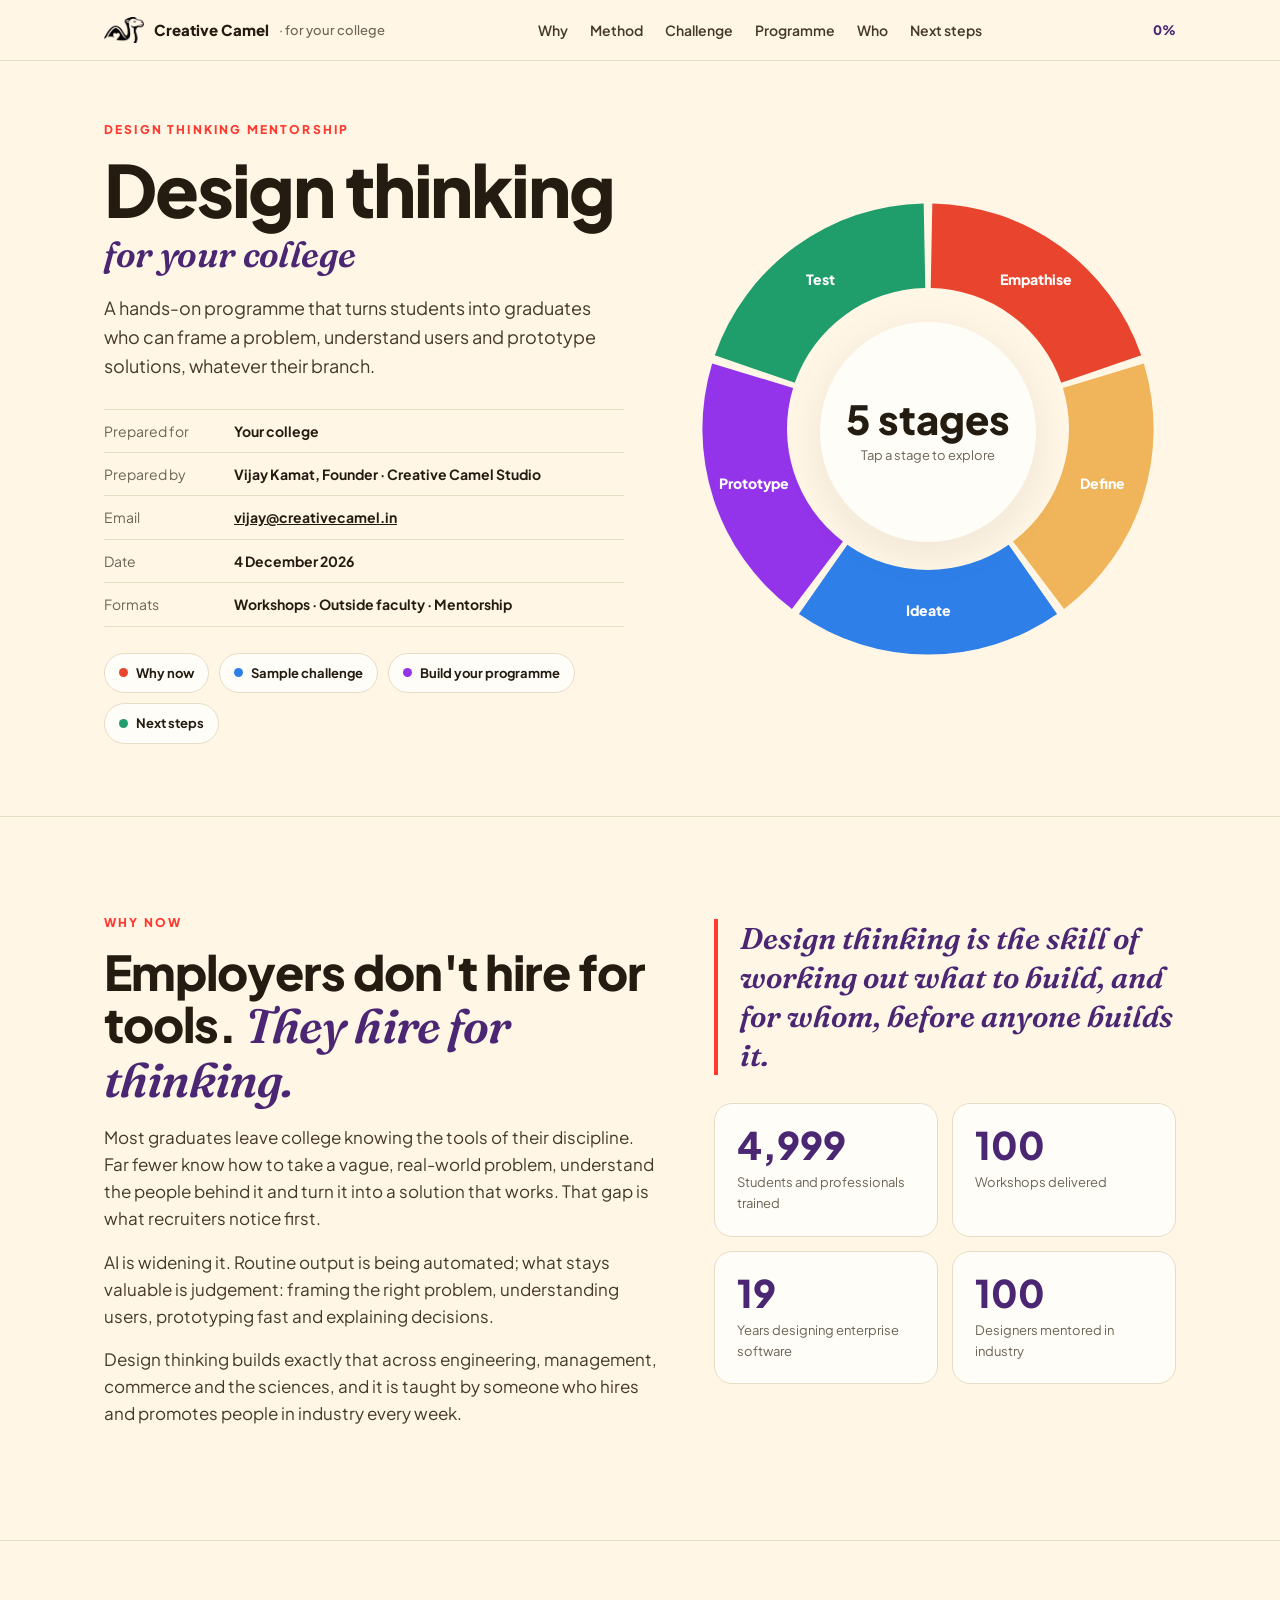
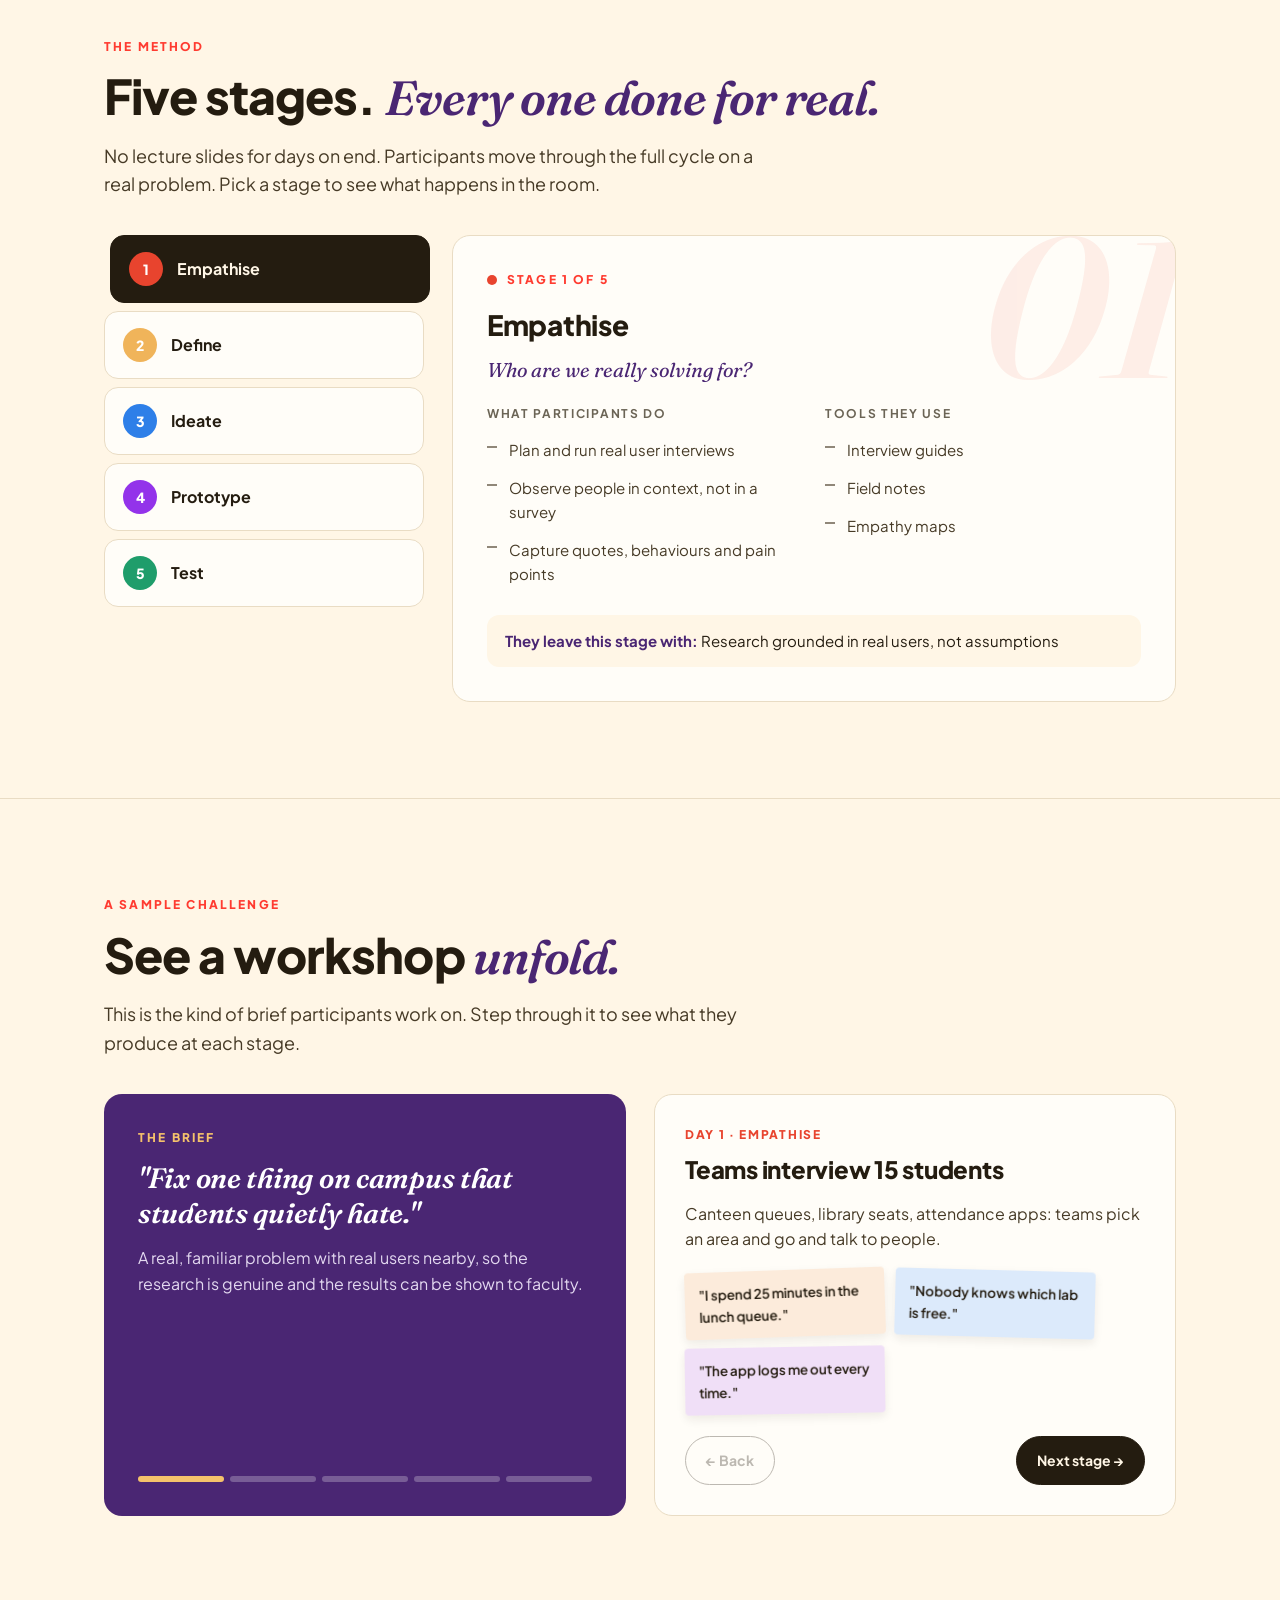
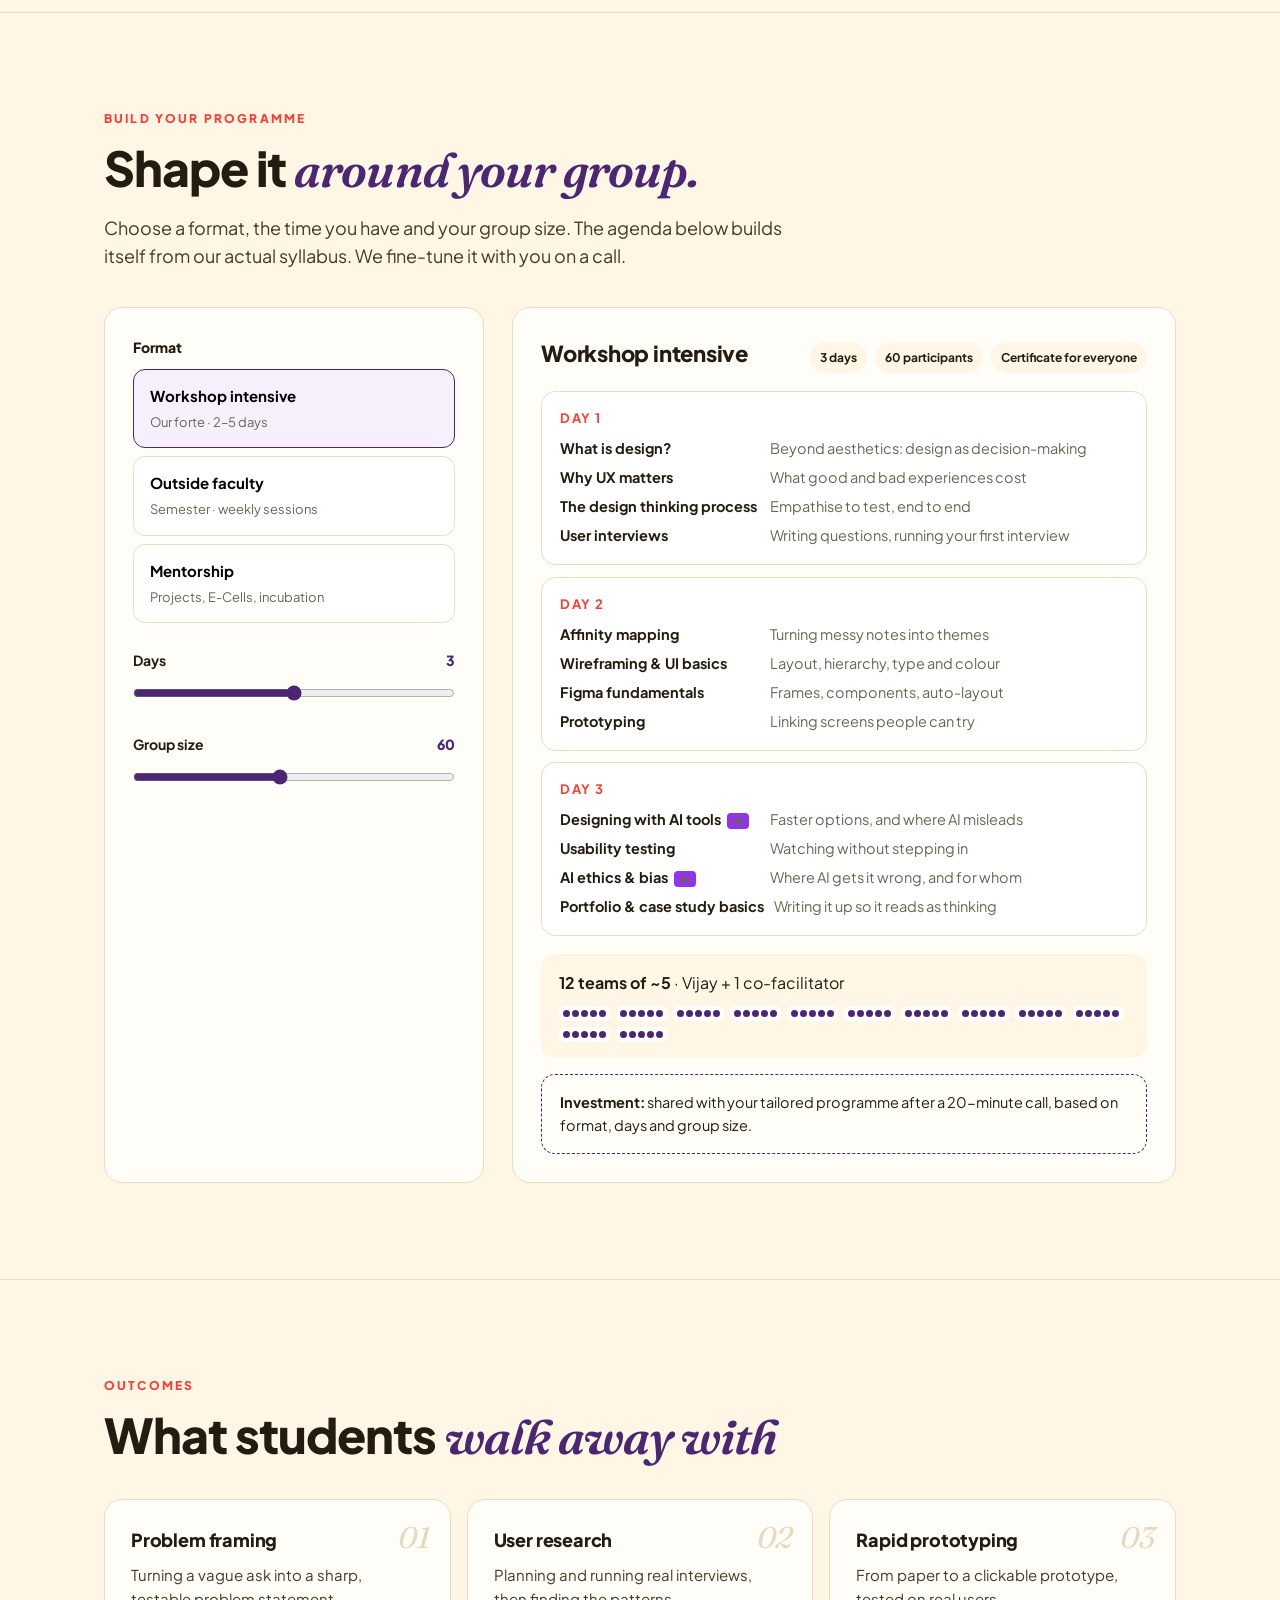
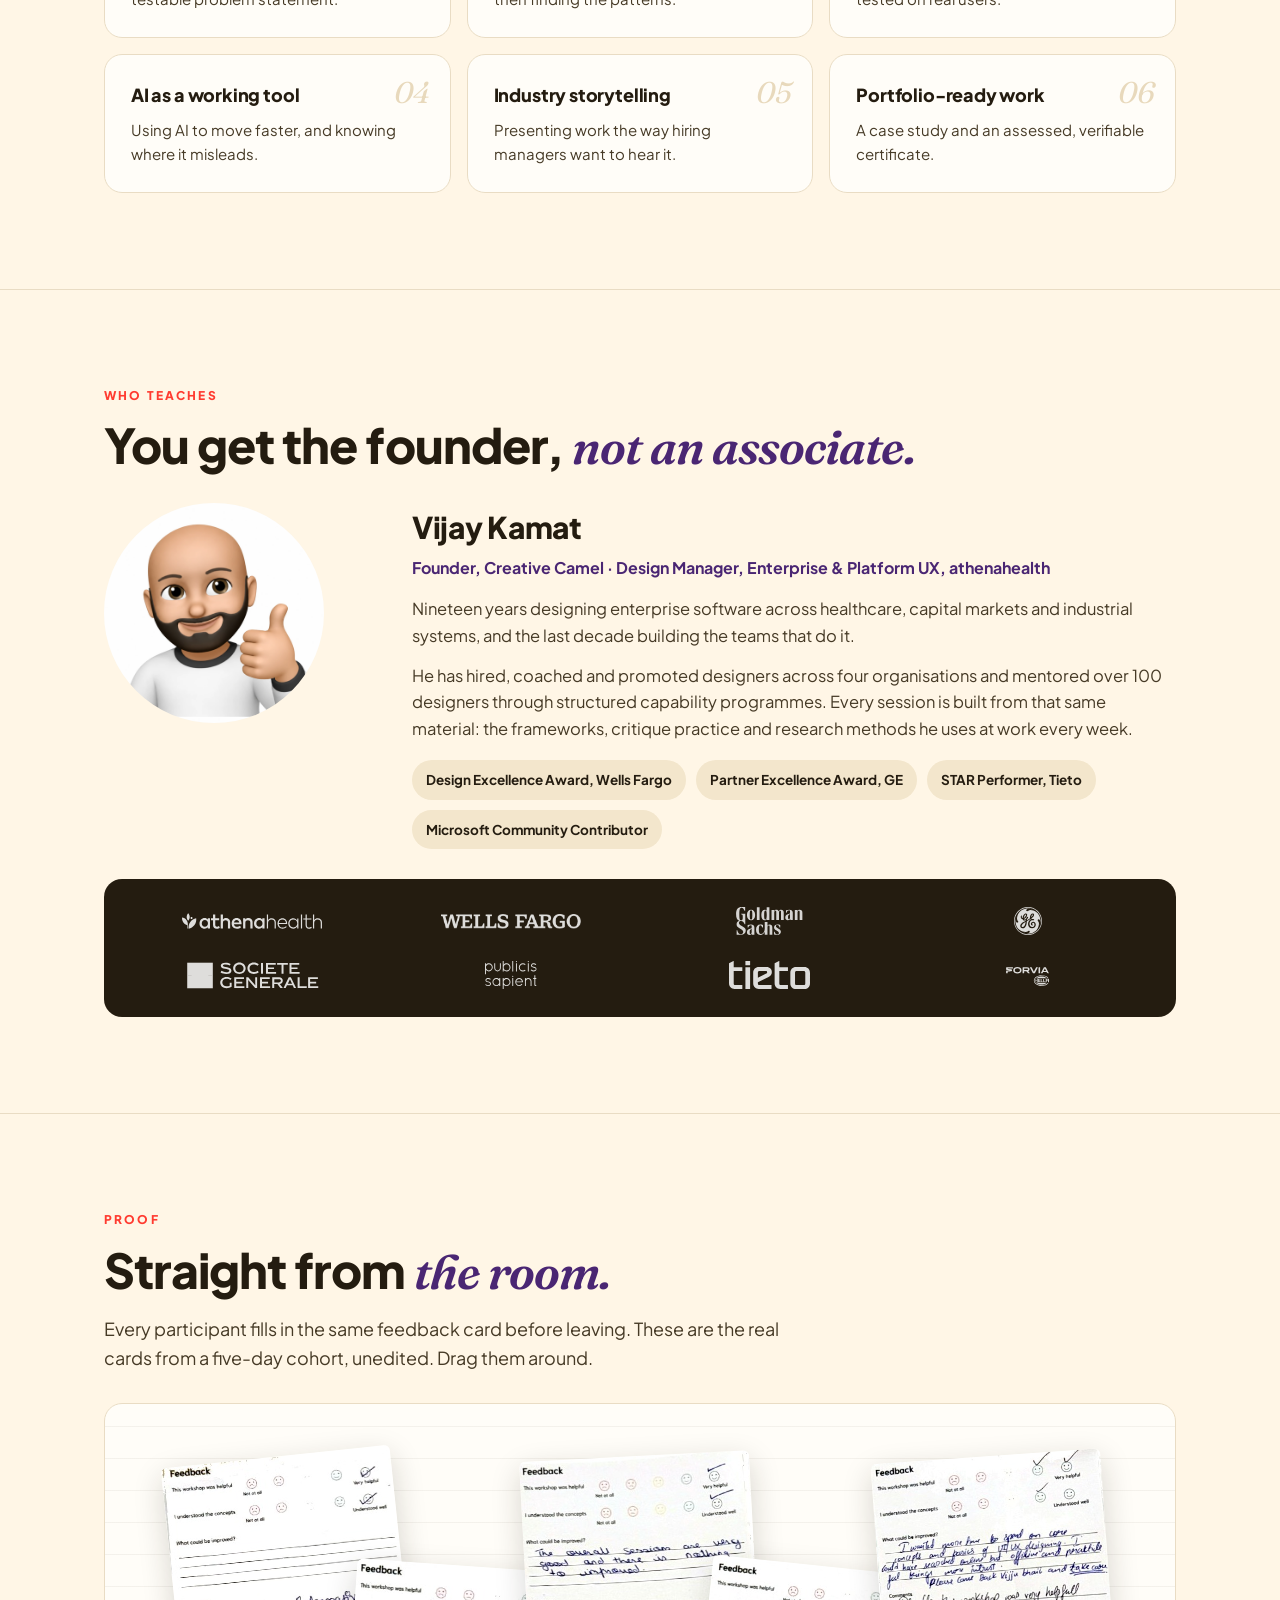
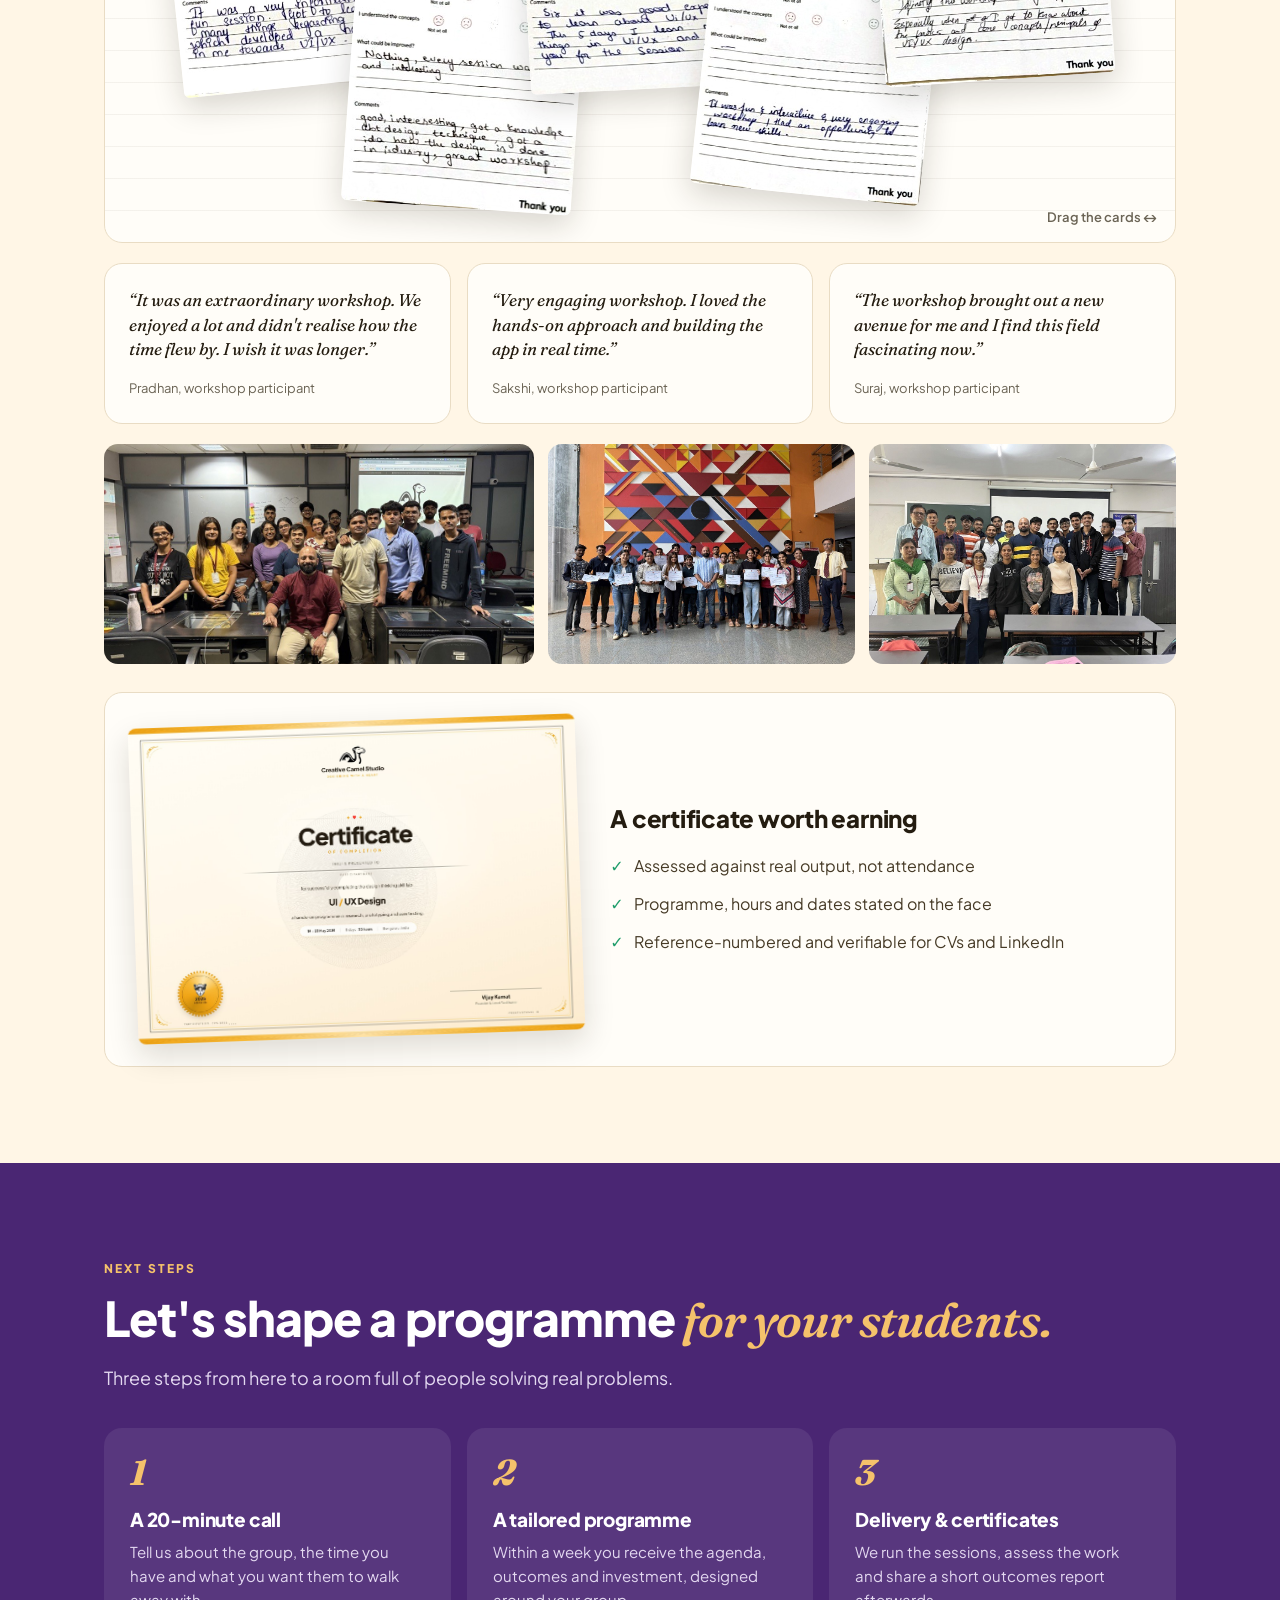
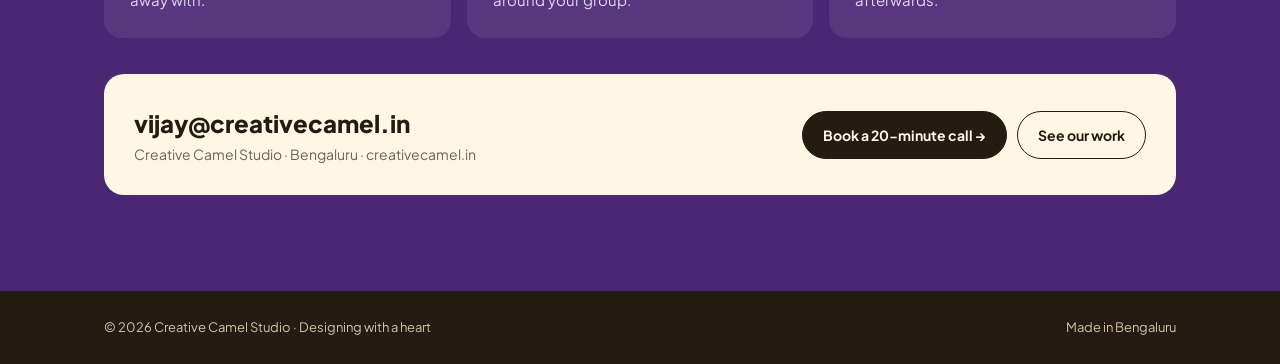
<file: proposal/index.html>
<!doctype html>
<html lang="en">
<head>
<meta charset="utf-8">
<meta name="viewport" content="width=device-width, initial-scale=1">
<title>Design Thinking Proposal · Creative Camel Studio</title>
<meta name="description" content="A design-thinking mentorship proposal from Creative Camel Studio, Bengaluru.">
<meta name="robots" content="noindex">
<link rel="icon" href="../assets/img/logo-camel-face.png">
<link rel="preconnect" href="https://fonts.googleapis.com">
<link href="https://fonts.googleapis.com/css2?family=Fraunces:ital,opsz,wght@1,9..144,600&family=Plus+Jakarta+Sans:wght@300;400;500;600;700;800&display=swap" rel="stylesheet">
<style>
:root{
  --cream:#FFF6E6; --paper:#FFFDF8; --ink:#241C10; --soft:#463A26; --mute:#6B6455; --line:#E9DCC4;
  --violet:#4A2673; --red:#FF3B30; --gold:#F5C26B;
  --s1:#E8442E; --s2:#F0B45A; --s3:#2E7FE8; --s4:#9333EA; --s5:#1F9D6B;
}
*{box-sizing:border-box;margin:0;padding:0}
html{scroll-behavior:smooth;scroll-padding-top:72px}
body{font-family:'Plus Jakarta Sans',system-ui,sans-serif;background:var(--cream);color:var(--ink);line-height:1.6;-webkit-font-smoothing:antialiased}
em,.serif{font-family:'Fraunces',Georgia,serif;font-style:italic;font-weight:600;color:var(--violet)}
a{color:inherit}
img{max-width:100%;display:block}
.wrap{max-width:1120px;margin:0 auto;padding:0 24px}
section{padding:96px 0;border-top:1px solid var(--line)}
.kicker{font-size:12px;letter-spacing:.18em;text-transform:uppercase;font-weight:800;color:var(--red);margin-bottom:14px;display:flex;align-items:center;gap:10px}
.kicker i{width:10px;height:10px;border-radius:50%;display:inline-block}
h2{font-size:clamp(30px,4.4vw,48px);line-height:1.08;letter-spacing:-.02em;font-weight:800;margin-bottom:18px}
h3{font-weight:800;letter-spacing:-.01em}
.lede{font-size:18px;color:var(--soft);max-width:680px}
.card{background:var(--paper);border:1px solid var(--line);border-radius:18px}

/* top bar */
.bar{position:fixed;top:0;left:0;right:0;z-index:50;background:rgba(255,246,230,.88);backdrop-filter:blur(10px);border-bottom:1px solid var(--line)}
.bar .wrap{display:flex;align-items:center;justify-content:space-between;height:60px;gap:16px}
.brand{display:flex;align-items:center;gap:10px;font-weight:800;font-size:15px;text-decoration:none;white-space:nowrap}
.brand img{height:26px}
.brand small{font-weight:500;color:var(--mute);font-size:13px}
.nav{display:flex;gap:22px;font-size:14px;font-weight:600}
.nav a{text-decoration:none;color:var(--soft)}
.nav a:hover{color:var(--violet)}
.pct{font-size:13px;font-weight:800;color:var(--violet);min-width:40px;text-align:right}
.progress{position:absolute;left:0;bottom:-1px;height:3px;background:linear-gradient(90deg,var(--s1),var(--s2),var(--s3),var(--s4),var(--s5));width:0}

/* hero */
.hero{padding:120px 0 72px;border-top:0}
.hero .wrap{display:grid;grid-template-columns:1.05fr 1fr;gap:56px;align-items:center}
.wheel{position:relative;width:100%;max-width:470px;aspect-ratio:1;margin:0 auto}
.wheel svg{width:100%;height:100%;overflow:visible}
.wheel .seg{cursor:pointer;transition:transform .35s cubic-bezier(.2,.8,.2,1),opacity .3s;transform-origin:250px 250px}
.wheel .seg:hover,.wheel .seg.on{transform:scale(1.045)}
.wheel.dim .seg:not(.on){opacity:.35}
.wheel .lbl{font-family:'Plus Jakarta Sans';font-weight:800;font-size:15px;fill:var(--ink);pointer-events:none}
.wheel .center{position:absolute;inset:27%;border-radius:50%;background:var(--paper);display:flex;flex-direction:column;align-items:center;justify-content:center;text-align:center;padding:12px;box-shadow:0 10px 40px rgba(36,28,16,.08)}
.wheel .center b{font-size:clamp(26px,3.6vw,40px);font-weight:800;line-height:1}
.wheel .center span{font-size:13px;color:var(--mute);margin-top:6px}
.hero h1{font-size:clamp(40px,6vw,72px);line-height:1;letter-spacing:-.03em;font-weight:800;margin-bottom:22px}
.hero h1 .for{display:block;font-size:.5em;letter-spacing:-.01em;margin-top:10px}
.hero p.lede{margin-bottom:28px}
.meta{border-top:1px solid var(--line)}
.meta div{display:grid;grid-template-columns:130px 1fr;padding:10px 0;border-bottom:1px solid var(--line);font-size:14px}
.meta dt{color:var(--mute)}
.meta dd{font-weight:700}
.jump{display:flex;flex-wrap:wrap;gap:10px;margin-top:26px}
.jump a{display:inline-flex;align-items:center;gap:8px;padding:9px 14px;border-radius:999px;background:var(--paper);border:1px solid var(--line);font-size:13px;font-weight:700;text-decoration:none}
.jump a i{width:9px;height:9px;border-radius:50%}

/* why */
.why{display:grid;grid-template-columns:1.2fr 1fr;gap:56px;align-items:start}
.why p{color:var(--soft);font-size:17px;margin-bottom:16px}
.pull{font-family:'Fraunces',serif;font-style:italic;font-weight:600;font-size:clamp(22px,2.6vw,30px);line-height:1.3;color:var(--violet);border-left:4px solid var(--red);padding-left:22px;margin-top:6px}
.stats{display:grid;grid-template-columns:1fr 1fr;gap:14px;margin-top:28px}
.stat{padding:22px}
.stat b{display:block;font-size:38px;font-weight:800;color:var(--violet);line-height:1}
.stat span{font-size:13px;color:var(--mute);display:block;margin-top:8px}

/* explorer */
.explore{display:grid;grid-template-columns:320px 1fr;gap:28px;margin-top:36px}
.tabs{display:flex;flex-direction:column;gap:8px}
.tab{display:flex;align-items:center;gap:14px;padding:16px 18px;border-radius:14px;border:1px solid var(--line);background:var(--paper);cursor:pointer;text-align:left;font:inherit;font-weight:700;font-size:16px;color:var(--ink);transition:all .2s}
.tab .no{width:34px;height:34px;border-radius:50%;display:grid;place-items:center;color:#fff;font-weight:800;font-size:14px;flex:none}
.tab.on{background:var(--ink);color:var(--cream);border-color:var(--ink);transform:translateX(6px)}
.panel{padding:34px;min-height:360px;position:relative;overflow:hidden}
.panel .big{position:absolute;right:-10px;top:-30px;font-family:'Fraunces',serif;font-style:italic;font-size:200px;line-height:1;opacity:.08;font-weight:600}
.panel h3{font-size:28px;margin-bottom:6px}
.panel .q{font-family:'Fraunces',serif;font-style:italic;font-size:20px;color:var(--violet);margin-bottom:18px}
.panel .cols{display:grid;grid-template-columns:1fr 1fr;gap:22px;margin-top:10px}
.panel h4{font-size:12px;letter-spacing:.14em;text-transform:uppercase;color:var(--mute);margin-bottom:8px}
.panel ul{list-style:none}
.panel li{padding:7px 0 7px 22px;position:relative;font-size:15px;color:var(--soft)}
.panel li::before{content:'';position:absolute;left:0;top:15px;width:10px;height:2px;background:currentColor;opacity:.6}
.panel .out{margin-top:22px;padding:14px 18px;border-radius:12px;background:var(--cream);font-size:15px}
.panel .out b{color:var(--violet)}

/* challenge stepper */
.chal{margin-top:36px;display:grid;grid-template-columns:1fr 1fr;gap:28px;align-items:stretch}
.brief{background:var(--violet);color:#fff;border-radius:18px;padding:34px;display:flex;flex-direction:column;justify-content:space-between}
.brief .kicker{color:var(--gold)}
.brief h3{font-family:'Fraunces',serif;font-style:italic;font-weight:600;font-size:28px;line-height:1.25;margin-bottom:14px}
.brief p{color:#E3D8F0}
.steps{display:flex;gap:6px;margin-top:22px}
.steps button{flex:1;height:6px;border:0;border-radius:3px;background:rgba(255,255,255,.25);cursor:pointer}
.steps button.on{background:var(--gold)}
.board{padding:30px;display:flex;flex-direction:column}
.board .day{font-size:12px;font-weight:800;letter-spacing:.14em;text-transform:uppercase;color:var(--red)}
.board h3{font-size:24px;margin:6px 0 12px}
.board p{color:var(--soft)}
.artifacts{display:flex;flex-wrap:wrap;gap:10px;margin-top:18px}
.note{padding:12px 14px;border-radius:4px;font-size:13.5px;font-weight:600;box-shadow:0 4px 10px rgba(36,28,16,.08);transform:rotate(var(--r,0deg));max-width:200px;animation:pop .45s cubic-bezier(.2,.9,.3,1.3) both}
@keyframes pop{from{opacity:0;transform:translateY(10px) scale(.9) rotate(var(--r,0deg))}to{opacity:1;transform:rotate(var(--r,0deg))}}
.board .nav2{margin-top:auto;padding-top:22px;display:flex;justify-content:space-between}
.btn{display:inline-flex;align-items:center;gap:8px;padding:12px 20px;border-radius:999px;border:1px solid var(--ink);background:var(--ink);color:var(--cream);font:inherit;font-weight:700;font-size:14px;cursor:pointer;text-decoration:none}
.btn.ghost{background:transparent;color:var(--ink)}
.btn:disabled{opacity:.3;cursor:default}

/* builder */
.builder{display:grid;grid-template-columns:380px 1fr;gap:28px;margin-top:36px}
.controls{padding:28px;display:flex;flex-direction:column;gap:26px}
.seglist{display:flex;flex-direction:column;gap:8px}
.opt{padding:14px 16px;border-radius:12px;border:1.5px solid var(--line);background:#fff;cursor:pointer;text-align:left;font:inherit}
.opt b{display:block;font-size:15px}
.opt span{font-size:13px;color:var(--mute)}
.opt.on{border-color:var(--violet);background:#F6F0FC}
.ctl label{display:flex;justify-content:space-between;font-weight:700;font-size:14px;margin-bottom:10px}
.ctl label output{color:var(--violet);font-weight:800}
input[type=range]{width:100%;accent-color:var(--violet)}
.agenda{padding:28px}
.agenda-head{display:flex;justify-content:space-between;align-items:baseline;gap:12px;flex-wrap:wrap;margin-bottom:18px}
.agenda-head h3{font-size:22px}
.chips{display:flex;gap:8px;flex-wrap:wrap}
.chip{font-size:12px;font-weight:700;padding:6px 10px;border-radius:999px;background:var(--cream)}
.days{display:grid;gap:12px}
.dayc{border:1px solid var(--line);border-radius:14px;padding:16px 18px;background:#fff;animation:pop .35s both}
.dayc h4{font-size:13px;letter-spacing:.12em;text-transform:uppercase;color:var(--red);margin-bottom:8px}
.dayc ul{list-style:none;display:grid;gap:6px}
.dayc li{display:flex;gap:10px;font-size:14.5px}
.dayc li b{min-width:200px}
.dayc li span{color:var(--mute)}
.ai{font-size:10px;font-weight:800;color:#fff;background:var(--s4);padding:2px 6px;border-radius:4px;margin-left:6px;vertical-align:middle}
.teams{margin-top:18px;padding:16px 18px;border-radius:14px;background:var(--cream)}
.teams .dots{display:flex;flex-wrap:wrap;gap:6px;margin-top:10px}
.teams .t{display:flex;gap:2px;padding:4px;border-radius:6px;background:#fff}
.teams .t i{width:7px;height:7px;border-radius:50%;background:var(--violet)}
.invest{margin-top:16px;padding:16px 18px;border-radius:14px;border:1px dashed var(--violet);font-size:14.5px}

/* outcomes */
.grid6{display:grid;grid-template-columns:repeat(3,1fr);gap:16px;margin-top:36px}
.out6{padding:26px;position:relative;transition:transform .25s}
.out6:hover{transform:translateY(-4px)}
.out6 .n{font-family:'Fraunces',serif;font-style:italic;font-size:30px;color:#E8D9BC;position:absolute;right:20px;top:14px}
.out6 h3{font-size:18px;margin-bottom:8px;padding-right:40px}
.out6 p{color:var(--soft);font-size:15px}

/* who */
.who{display:grid;grid-template-columns:260px 1fr;gap:48px;align-items:start;margin-top:30px}
.face{width:220px;height:220px;border-radius:50%;background:var(--gold);overflow:hidden}
.who h3{font-size:30px}
.who .role{color:var(--violet);font-weight:700;margin:4px 0 16px}
.who p{color:var(--soft);font-size:16.5px;margin-bottom:14px}
.logos{margin-top:30px;background:var(--ink);border-radius:18px;padding:28px;display:grid;grid-template-columns:repeat(4,1fr);gap:26px 18px;align-items:center;justify-items:center}
.logos img{height:28px;max-width:140px;object-fit:contain;filter:brightness(0) invert(1);opacity:.85}
.awards{display:flex;flex-wrap:wrap;gap:10px;margin-top:18px}
.awards span{padding:9px 14px;border-radius:999px;background:#F3E6CC;font-size:13.5px;font-weight:700}

/* proof */
.pile{position:relative;height:440px;margin-top:30px;border-radius:18px;background:repeating-linear-gradient(0deg,transparent 0 31px,rgba(70,58,38,.06) 31px 32px),var(--paper);border:1px solid var(--line);overflow:hidden;touch-action:none}
.pile img{position:absolute;width:230px;border-radius:6px;box-shadow:0 10px 30px rgba(36,28,16,.18);cursor:grab;user-select:none;-webkit-user-drag:none;transition:box-shadow .2s}
.pile img:active{cursor:grabbing;box-shadow:0 18px 40px rgba(36,28,16,.28)}
.pile .hint{position:absolute;right:18px;bottom:14px;font-size:13px;color:var(--mute);font-weight:600}
.quotes{display:grid;grid-template-columns:repeat(3,1fr);gap:16px;margin-top:20px}
.quote{padding:24px}
.quote p{font-family:'Fraunces',serif;font-style:italic;font-size:17px;line-height:1.45;margin-bottom:12px}
.quote span{font-size:13px;color:var(--mute)}
.photos{display:grid;grid-template-columns:1.4fr 1fr 1fr;gap:14px;margin-top:20px}
.photos img{width:100%;height:220px;object-fit:cover;border-radius:14px}
.certrow{display:grid;grid-template-columns:1fr 1.2fr;gap:30px;align-items:center;margin-top:28px;padding:28px}
.certrow img{border-radius:8px;box-shadow:0 12px 30px rgba(36,28,16,.15);transform:rotate(-2deg)}
.certrow h3{font-size:24px;margin-bottom:10px}
.certrow li{list-style:none;padding:6px 0;color:var(--soft)}
.certrow li::before{content:'✓';color:var(--s5);font-weight:800;margin-right:10px}

/* next */
.next{background:var(--violet);color:#fff;border-top:0}
.next h2{color:#fff}
.next h2 em{color:var(--gold)}
.next .lede{color:#E3D8F0}
.nsteps{display:grid;grid-template-columns:repeat(3,1fr);gap:16px;margin:36px 0}
.ns{background:rgba(255,255,255,.08);border-radius:18px;padding:26px}
.ns b{font-family:'Fraunces',serif;font-style:italic;font-size:36px;color:var(--gold);line-height:1}
.ns h3{font-size:19px;margin:12px 0 6px}
.ns p{color:#E3D8F0;font-size:15px}
.ctabox{background:var(--cream);color:var(--ink);border-radius:20px;padding:30px;display:flex;align-items:center;justify-content:space-between;gap:20px;flex-wrap:wrap}
.ctabox .big{font-size:24px;font-weight:800}
.ctabox .small{color:var(--mute);font-size:14px}
.ctabox .btns{display:flex;gap:10px;flex-wrap:wrap}
footer{background:var(--ink);color:#CFC4AE;font-size:13px;padding:26px 0}
footer .wrap{display:flex;justify-content:space-between;gap:12px;flex-wrap:wrap}

.reveal{opacity:0;transform:translateY(22px);transition:opacity .7s ease,transform .7s cubic-bezier(.2,.8,.2,1)}
.reveal.in{opacity:1;transform:none}
@media (prefers-reduced-motion:reduce){*{animation:none!important;transition:none!important}.reveal{opacity:1;transform:none}html{scroll-behavior:auto}}

@media (max-width:900px){
  .nav{display:none}
  section{padding:72px 0}
  .hero{padding:96px 0 56px}
  .hero .wrap,.why,.explore,.chal,.builder,.who,.certrow{grid-template-columns:1fr}
  .hero .wrap{gap:36px}
  .wheel{max-width:360px}
  .tabs{flex-direction:row;overflow-x:auto;padding-bottom:6px}
  .tab{flex:none;padding:12px 14px;font-size:14px}
  .tab.on{transform:none}
  .panel{padding:24px}
  .panel .cols{grid-template-columns:1fr}
  .grid6,.quotes,.nsteps{grid-template-columns:1fr}
  .photos{grid-template-columns:1fr 1fr}
  .photos img:first-child{grid-column:span 2}
  .logos{grid-template-columns:repeat(2,1fr)}
  .face{width:160px;height:160px}
  .dayc li{flex-direction:column;gap:0}
  .dayc li b{min-width:0}
  .pile{height:520px}
  .pile img{width:170px}
  .brand small{display:none}
}
</style>
</head>
<body>

<header class="bar">
  <div class="wrap">
    <a class="brand" href="#top"><img src="../assets/img/logo-camel-heart.png" alt=""><span>Creative Camel</span><small id="barFor">· Design thinking proposal</small></a>
    <nav class="nav">
      <a href="#why">Why</a><a href="#method">Method</a><a href="#challenge">Challenge</a><a href="#programme">Programme</a><a href="#who">Who</a><a href="#next">Next steps</a>
    </nav>
    <div class="pct" id="pct">0%</div>
  </div>
  <div class="progress" id="progress"></div>
</header>

<main id="top">
<!-- HERO -->
<section class="hero">
  <div class="wrap">
    <div>
      <div class="kicker">Design Thinking Mentorship</div>
      <h1 id="heroTitle">Design thinking<span class="for"><em id="heroFor">for your college</em></span></h1>
      <p class="lede" id="heroLede"></p>
      <dl class="meta">
        <div><dt>Prepared for</dt><dd id="metaFor">—</dd></div>
        <div><dt>Prepared by</dt><dd>Vijay Kamat, Founder · Creative Camel Studio</dd></div>
        <div><dt>Email</dt><dd><a href="mailto:vijay@creativecamel.in">vijay@creativecamel.in</a></dd></div>
        <div><dt>Date</dt><dd id="metaDate">—</dd></div>
        <div><dt>Formats</dt><dd id="metaFormats">—</dd></div>
      </dl>
      <div class="jump" id="jump"></div>
    </div>
    <div class="wheel" id="wheel" aria-label="The five stages of design thinking">
      <svg viewBox="0 0 500 500" id="wheelSvg"></svg>
      <div class="center"><b id="wheelBig">5 stages</b><span id="wheelSmall">Tap a stage to explore</span></div>
    </div>
  </div>
</section>

<!-- WHY -->
<section id="why">
  <div class="wrap why">
    <div class="reveal">
      <div class="kicker">Why now</div>
      <h2 id="whyTitle"></h2>
      <div id="whyBody"></div>
    </div>
    <div class="reveal">
      <div class="pull">Design thinking is the skill of working out what to build, and for whom, before anyone builds it.</div>
      <div class="stats">
        <div class="stat card"><b data-count="5000">0</b><span>Students and professionals trained</span></div>
        <div class="stat card"><b data-count="100">0</b><span>Workshops delivered</span></div>
        <div class="stat card"><b data-count="19">0</b><span>Years designing enterprise software</span></div>
        <div class="stat card"><b data-count="100">0</b><span>Designers mentored in industry</span></div>
      </div>
    </div>
  </div>
</section>

<!-- METHOD -->
<section id="method">
  <div class="wrap">
    <div class="reveal">
      <div class="kicker">The method</div>
      <h2>Five stages. <em>Every one done for real.</em></h2>
      <p class="lede">No lecture slides for days on end. Participants move through the full cycle on a real problem. Pick a stage to see what happens in the room.</p>
    </div>
    <div class="explore reveal">
      <div class="tabs" id="tabs" role="tablist"></div>
      <div class="panel card" id="panel" role="tabpanel"></div>
    </div>
  </div>
</section>

<!-- CHALLENGE -->
<section id="challenge">
  <div class="wrap">
    <div class="reveal">
      <div class="kicker">A sample challenge</div>
      <h2>See a workshop <em>unfold.</em></h2>
      <p class="lede">This is the kind of brief participants work on. Step through it to see what they produce at each stage.</p>
    </div>
    <div class="chal reveal">
      <div class="brief">
        <div>
          <div class="kicker">The brief</div>
          <h3 id="chalBrief"></h3>
          <p id="chalWhy"></p>
        </div>
        <div class="steps" id="chalDots"></div>
      </div>
      <div class="board card" id="board"></div>
    </div>
  </div>
</section>

<!-- PROGRAMME BUILDER -->
<section id="programme">
  <div class="wrap">
    <div class="reveal">
      <div class="kicker">Build your programme</div>
      <h2>Shape it <em>around your group.</em></h2>
      <p class="lede">Choose a format, the time you have and your group size. The agenda below builds itself from our actual syllabus. We fine-tune it with you on a call.</p>
    </div>
    <div class="builder reveal">
      <div class="controls card">
        <div>
          <label style="font-weight:800;font-size:14px;display:block;margin-bottom:10px">Format</label>
          <div class="seglist" id="formats"></div>
        </div>
        <div class="ctl"><label><span id="lenLabel">Days</span><output id="lenOut">3</output></label><input type="range" id="len" min="1" max="5" value="3"></div>
        <div class="ctl"><label><span>Group size</span><output id="sizeOut">60</output></label><input type="range" id="size" min="10" max="120" step="5" value="60"></div>
      </div>
      <div class="agenda card">
        <div class="agenda-head"><h3 id="agTitle">Your agenda</h3><div class="chips" id="agChips"></div></div>
        <div class="days" id="days"></div>
        <div class="teams" id="teams"></div>
        <div class="invest" id="invest"></div>
      </div>
    </div>
  </div>
</section>

<!-- OUTCOMES -->
<section id="outcomes">
  <div class="wrap">
    <div class="reveal">
      <div class="kicker">Outcomes</div>
      <h2 id="outTitle"></h2>
    </div>
    <div class="grid6" id="grid6"></div>
  </div>
</section>

<!-- WHO -->
<section id="who">
  <div class="wrap">
    <div class="reveal">
      <div class="kicker">Who teaches</div>
      <h2>You get the founder, <em>not an associate.</em></h2>
    </div>
    <div class="who reveal">
      <div class="face"><img src="../assets/img/avatar-vijay.png" alt="Vijay Kamat"></div>
      <div>
        <h3>Vijay Kamat</h3>
        <div class="role">Founder, Creative Camel · Design Manager, Enterprise &amp; Platform UX, athenahealth</div>
        <p>Nineteen years designing enterprise software across healthcare, capital markets and industrial systems, and the last decade building the teams that do it.</p>
        <p>He has hired, coached and promoted designers across four organisations and mentored over 100 designers through structured capability programmes. Every session is built from that same material: the frameworks, critique practice and research methods he uses at work every week.</p>
        <div class="awards"><span>Design Excellence Award, Wells Fargo</span><span>Partner Excellence Award, GE</span><span>STAR Performer, Tieto</span><span>Microsoft Community Contributor</span></div>
      </div>
    </div>
    <div class="logos reveal">
      <img src="../assets/img/logos/athenahealth.svg" alt="athenahealth"><img src="../assets/img/logos/wellsfargo.png" alt="Wells Fargo"><img src="../assets/img/logos/goldmansachs.svg" alt="Goldman Sachs"><img src="../assets/img/logos/ge.svg" alt="GE">
      <img src="../assets/img/logos/socgen.svg" alt="Société Générale"><img src="../assets/img/logos/publicissapient.svg" alt="Publicis Sapient"><img src="../assets/img/logos/tietoevry.svg" alt="Tietoevry"><img src="../assets/img/logos/hella.svg" alt="Hella">
    </div>
  </div>
</section>

<!-- PROOF -->
<section id="proof">
  <div class="wrap">
    <div class="reveal">
      <div class="kicker">Proof</div>
      <h2>Straight from <em>the room.</em></h2>
      <p class="lede">Every participant fills in the same feedback card before leaving. These are the real cards from a five-day cohort, unedited. Drag them around.</p>
    </div>
    <div class="pile reveal" id="pile">
      <img src="../assets/img/feedback-card-1.jpg" alt="Feedback card" draggable="false">
      <img src="../assets/img/feedback-card-2.jpg" alt="Feedback card" draggable="false">
      <img src="../assets/img/feedback-card-3.jpg" alt="Feedback card" draggable="false">
      <img src="../assets/img/feedback-card-4.jpg" alt="Feedback card" draggable="false">
      <img src="../assets/img/feedback-card-5.jpg" alt="Feedback card" draggable="false">
      <div class="hint">Drag the cards ↔</div>
    </div>
    <div class="quotes reveal">
      <div class="quote card"><p>“It was an extraordinary workshop. We enjoyed a lot and didn't realise how the time flew by. I wish it was longer.”</p><span>Pradhan, workshop participant</span></div>
      <div class="quote card"><p>“Very engaging workshop. I loved the hands-on approach and building the app in real time.”</p><span>Sakshi, workshop participant</span></div>
      <div class="quote card"><p>“The workshop brought out a new avenue for me and I find this field fascinating now.”</p><span>Suraj, workshop participant</span></div>
    </div>
    <div class="photos reveal">
      <img src="../assets/img/workshop-classroom.jpg" alt="Workshop in a classroom">
      <img src="../assets/img/workshop-group.jpg" alt="Participants with certificates">
      <img src="../assets/img/workshop-group2.jpg" alt="Workshop group photo">
    </div>
    <div class="certrow card reveal">
      <img src="../assets/img/certificate.jpg" alt="Creative Camel certificate">
      <div>
        <h3>A certificate worth earning</h3>
        <ul>
          <li>Assessed against real output, not attendance</li>
          <li>Programme, hours and dates stated on the face</li>
          <li>Reference-numbered and verifiable for CVs and LinkedIn</li>
        </ul>
      </div>
    </div>
  </div>
</section>

<!-- NEXT -->
<section class="next" id="next">
  <div class="wrap">
    <div class="kicker" style="color:var(--gold)">Next steps</div>
    <h2 id="ctaTitle"></h2>
    <p class="lede">Three steps from here to a room full of people solving real problems.</p>
    <div class="nsteps">
      <div class="ns"><b>1</b><h3>A 20-minute call</h3><p>Tell us about the group, the time you have and what you want them to walk away with.</p></div>
      <div class="ns"><b>2</b><h3>A tailored programme</h3><p>Within a week you receive the agenda, outcomes and investment, designed around your group.</p></div>
      <div class="ns"><b>3</b><h3>Delivery &amp; certificates</h3><p>We run the sessions, assess the work and share a short outcomes report afterwards.</p></div>
    </div>
    <div class="ctabox">
      <div><div class="big">vijay@creativecamel.in</div><div class="small">Creative Camel Studio · Bengaluru · creativecamel.in</div></div>
      <div class="btns"><a class="btn" id="mailBtn" href="mailto:vijay@creativecamel.in">Book a 20-minute call →</a><a class="btn ghost" href="https://creativecamel.in" target="_blank" rel="noopener">See our work</a></div>
    </div>
  </div>
</section>
</main>
<footer><div class="wrap"><span>© <span id="yr"></span> Creative Camel Studio · Designing with a heart</span><span>Made in Bengaluru</span></div></footer>

<script>
/* ---------- content ---------- */
const STAGES = [
  {k:'Empathise', c:'var(--s1)', hex:'#E8442E', q:'Who are we really solving for?'},
  {k:'Define',    c:'var(--s2)', hex:'#F0B45A', q:'What is the actual problem?'},
  {k:'Ideate',    c:'var(--s3)', hex:'#2E7FE8', q:'What could we try?'},
  {k:'Prototype', c:'var(--s4)', hex:'#9333EA', q:'What is the cheapest way to make it real?'},
  {k:'Test',      c:'var(--s5)', hex:'#1F9D6B', q:'Does it actually work for people?'}
];

const A = {
 school: {
  label:'school', forDefault:'your school',
  lede:'A hands-on programme that teaches students to notice problems, understand people and build solutions, the skills no AI can do for them.',
  formats:'Workshops · Design-thinking club · Teacher development',
  whyTitle:'AI can now do the homework. <em>It can\'t find the problem.</em>',
  why:["Your students will grow up in a world where answers are cheap. A chatbot will write the essay and solve the sum. What it can't do is notice what's wrong in the world around them, understand the people affected and imagine something better.",
       "That is exactly what design thinking teaches: a structured, hands-on way to solve real problems. Students learn it by doing it, not by memorising it.",
       "It also fits the direction of NEP 2020, which asks schools for experiential, inquiry-led learning and the skills of creativity, collaboration and critical thinking."],
  stage:[
   {do:['Interview classmates, teachers and staff','Shadow a real routine, such as the morning rush','Write down what people do, not what they say'],tools:['Interview cards','Observation sheets','Empathy maps'],out:'An empathy map built from real conversations'},
   {do:['Sort notes into themes on the wall','Spot the pattern that matters most','Write one sharp "How might we…" question'],tools:['Sticky-note walls','Affinity mapping','HMW cards'],out:'One clear problem statement the team agrees on'},
   {do:['50 ideas in 10 minutes, no judging','Build on each other\'s ideas','Vote and pick the boldest workable one'],tools:['Crazy 8s','Idea voting','Mash-ups'],out:'A shortlist of ideas, and one chosen to build'},
   {do:['Build it with paper, cardboard and tape','Act out the experience as a role-play','Make it real enough to react to'],tools:['Paper prototypes','Storyboards','Role-play'],out:'A prototype someone can hold or walk through'},
   {do:['Put it in front of real users','Watch, don\'t explain','Improve it, then pitch it to the principal'],tools:['Test scripts','Feedback grids','Pitch canvas'],out:'A tested solution and a 3-minute pitch'}
  ],
  brief:'"Redesign the school morning, from the gate to the first bell."',
  briefWhy:'Every student lives this problem every day, so research is easy and the stakes feel real.',
  chal:[
   {t:'Day 1 · Empathise',h:'Students interview 3 people each',p:'Teams talk to classmates, teachers, the security guard and parents at drop-off.',notes:['"The gate jams at 7:52 every day."','"I skip breakfast to catch the bus."','"Late slips waste 10 minutes."']},
   {t:'Day 1 · Define',h:'One problem rises to the top',p:'Clustering 60+ notes shows that the real pain is the 8-minute crush at the gate, not "being late".',notes:['How might we spread out arrivals at the gate?']},
   {t:'Day 2 · Ideate',h:'Fifty ideas, three favourites',p:'Wild ideas welcome. The team votes for the most promising.',notes:['Staggered gates by grade','A "breakfast corner" before 7:45','Digital late-slip by QR']},
   {t:'Day 2 · Prototype',h:'A cardboard model of the new gate',p:'Teams build a model and a one-page plan, then role-play the new morning.',notes:['Cardboard gate model','Arrival-time poster','Role-play script']},
   {t:'Day 3 · Test & pitch',h:'Real feedback, then a pitch',p:'Classmates try it, teams improve it, and the best idea is pitched to the principal.',notes:['8 of 10 testers preferred staggered gates','Pitch to the principal ✓']}
  ],
  fmts:[
   {id:'w',n:'Workshop intensive',s:'Our forte · 1–3 days',unit:'Days',min:1,max:3,def:2},
   {id:'c',n:'Design-thinking club',s:'Term-long · fortnightly',unit:'Sessions',min:4,max:10,def:6},
   {id:'t',n:'Teacher development',s:'Half or full day',unit:'Days',min:1,max:2,def:1}
  ],
  outTitle:'What students <em>walk away with</em>',
  outcomes:[['Curiosity with a method','A repeatable way to break down any messy problem.'],['Empathy, practised','They interview real people and listen before they solve.'],['Confidence to build','Ideas turned into prototypes and tested within hours.'],['Teamwork that works','Roles, critique and decisions made together.'],['Presentation skills','Every team pitches its solution and defends its choices.'],['A certificate they earned','Assessed on the work they produced, not attendance.']],
  cta:'Let\'s design a workshop <em>around your students.</em>'
 },
 college: {
  label:'college', forDefault:'your college',
  lede:'A hands-on programme that turns students into graduates who can frame a problem, understand users and prototype solutions, whatever their branch.',
  formats:'Workshops · Outside faculty · Mentorship',
  whyTitle:'Employers don\'t hire for tools. <em>They hire for thinking.</em>',
  why:["Most graduates leave college knowing the tools of their discipline. Far fewer know how to take a vague, real-world problem, understand the people behind it and turn it into a solution that works. That gap is what recruiters notice first.",
       "AI is widening it. Routine output is being automated; what stays valuable is judgement: framing the right problem, understanding users, prototyping fast and explaining decisions.",
       "Design thinking builds exactly that across engineering, management, commerce and the sciences, and it is taught by someone who hires and promotes people in industry every week."],
  stage:[
   {do:['Plan and run real user interviews','Observe people in context, not in a survey','Capture quotes, behaviours and pain points'],tools:['Interview guides','Field notes','Empathy maps'],out:'Research grounded in real users, not assumptions'},
   {do:['Cluster raw notes into patterns','Map the current journey and where it breaks','Write a sharp, testable problem statement'],tools:['Affinity mapping','Journey maps','AI-assisted synthesis'],out:'A problem statement worth solving'},
   {do:['Diverge fast, then converge','Sketch alternatives side by side','Pick ideas against user evidence'],tools:['Crazy 8s','Sketching','Impact/effort grid'],out:'A shortlist of evidence-backed concepts'},
   {do:['Wireframe layout and hierarchy','Build a clickable prototype in Figma','Use AI to explore options faster'],tools:['Figma','Wireframes','AI design tools'],out:'A clickable prototype people can try'},
   {do:['Run usability tests with real users','Watch without stepping in to help','Iterate and present as a case study'],tools:['Test scripts','Usability metrics','Case-study template'],out:'A tested solution and a portfolio-ready case study'}
  ],
  brief:'"Fix one thing on campus that students quietly hate."',
  briefWhy:'A real, familiar problem with real users nearby, so the research is genuine and the results can be shown to faculty.',
  chal:[
   {t:'Day 1 · Empathise',h:'Teams interview 15 students',p:'Canteen queues, library seats, attendance apps: teams pick an area and go and talk to people.',notes:['"I spend 25 minutes in the lunch queue."','"Nobody knows which lab is free."','"The app logs me out every time."']},
   {t:'Day 2 · Define',h:'Journey mapping shows the breaking point',p:'The real problem isn\'t the food; it\'s not knowing how long the wait will be.',notes:['How might we make wait times visible before students leave class?']},
   {t:'Day 2 · Ideate',h:'Concepts, sketched and compared',p:'Teams sketch eight alternatives each, then pick the strongest against their research.',notes:['Live queue meter','Pre-order slots','Peak-hour nudges']},
   {t:'Day 3–4 · Prototype',h:'A clickable prototype in Figma',p:'Paper first, then a clickable flow, with AI used to explore variations quickly.',notes:['Paper sketches','Figma flow, 6 screens','AI-generated variants, checked by hand']},
   {t:'Day 4–5 · Test & present',h:'Usability tests, then a jury',p:'Teams test with students who have never seen it, iterate, and present to faculty as a case study.',notes:['5 usability sessions','2 rounds of iteration','Case study and certificate ✓']}
  ],
  fmts:[
   {id:'w',n:'Workshop intensive',s:'Our forte · 2–5 days',unit:'Days',min:1,max:5,def:3},
   {id:'f',n:'Outside faculty',s:'Semester · weekly sessions',unit:'Sessions',min:6,max:14,def:10},
   {id:'m',n:'Mentorship',s:'Projects, E-Cells, incubation',unit:'Weeks',min:6,max:12,def:8}
  ],
  outTitle:'What students <em>walk away with</em>',
  outcomes:[['Problem framing','Turning a vague ask into a sharp, testable problem statement.'],['User research','Planning and running real interviews, then finding the patterns.'],['Rapid prototyping','From paper to a clickable prototype, tested on real users.'],['AI as a working tool','Using AI to move faster, and knowing where it misleads.'],['Industry storytelling','Presenting work the way hiring managers want to hear it.'],['Portfolio-ready work','A case study and an assessed, verifiable certificate.']],
  cta:'Let\'s shape a programme <em>for your students.</em>'
 },
 corporate: {
  label:'team', forDefault:'your team',
  lede:'Hands-on design-thinking training run against your own product backlog, so teams learn the method by validating real work before it\'s built.',
  formats:'Design-sprint workshops · Leadership sessions · Team coaching',
  whyTitle:'Teams move fast. <em>The question is in which direction.</em>',
  why:["Most products don't fail because teams can't build. They fail because teams build the wrong thing, confidently and on schedule. Design thinking puts users at the centre before the expensive work starts.",
       "AI makes this more urgent, not less. Shipping is faster than ever, so the cost of a wrong decision compounds faster too. Teams need the judgement to frame problems, test assumptions cheaply and design AI features responsibly.",
       "Our training is run on your own backlog, not a generic case study, so the learning shows up as better decisions on work you're already doing."],
  stage:[
   {do:['Run discovery interviews inside a sprint','Talk to real customers, not proxies','Separate what users say from what they do'],tools:['Interview guides','Discovery sprints','Empathy maps'],out:'Customer evidence gathered in days, not months'},
   {do:['Synthesise findings into patterns','Map the current journey and its breaking points','Frame a testable problem statement'],tools:['Affinity mapping','AI-assisted synthesis','Journey maps'],out:'A problem the whole team agrees is worth solving'},
   {do:['Generate options across functions','Include engineering and business constraints','Choose with evidence, not opinion'],tools:['Crazy 8s','Impact/effort','Decision matrix'],out:'Options ranked against user evidence'},
   {do:['Prototype at the fidelity the question needs','Design AI features with guardrails','Prepare specs for a clean handoff'],tools:['Figma','AI design patterns','Handoff specs'],out:'A prototype ready to put in front of users'},
   {do:['Moderate usability sessions with real users','Pick the metric that proves impact','Present findings so leaders act'],tools:['Test scripts','Success metrics','Stakeholder storytelling'],out:'A validated feature, before a sprint is spent building it'}
  ],
  brief:'"Your backlog, our method."',
  briefWhy:'Your team picks one upcoming feature. By the end of the programme it is researched, prototyped and tested with real users.',
  chal:[
   {t:'Day 1 · Empathise',h:'Discovery interviews with 6 customers',p:'The team plans and runs interviews on the feature they chose from the backlog.',notes:['"I export to Excel because the report hides what I need."','"I only use it at month-end."']},
   {t:'Day 1 · Define',h:'The real job behind the feature request',p:'Synthesis (with AI, checked against transcripts) shows that users want a reconciliation they can trust, not more charts.',notes:['How might we make month-end reconciliation trustworthy in one view?']},
   {t:'Day 2 · Ideate',h:'Cross-functional options',p:'Product, engineering and design sketch together and rank options by evidence and effort.',notes:['Exception-first view','Auto-flag mismatches','Explainable AI summary']},
   {t:'Day 2 · Prototype',h:'A prototype with AI guardrails',p:'The team prototypes the chosen flow, including AI error states and human oversight.',notes:['Clickable flow','Error and confidence states','Handoff notes']},
   {t:'Day 3 · Test & present',h:'Validated before it is built',p:'Five usability sessions, one metric to prove impact, and a story for leadership.',notes:['5 of 6 completed the task unaided','Success metric agreed','Leadership read-out ✓']}
  ],
  fmts:[
   {id:'w',n:'Design-sprint workshop',s:'Most booked · 1–3 days',unit:'Days',min:1,max:3,def:2},
   {id:'l',n:'Leadership sessions',s:'Half-day sessions',unit:'Sessions',min:1,max:4,def:2},
   {id:'k',n:'Team coaching',s:'6–12 weeks on live work',unit:'Weeks',min:6,max:12,def:8}
  ],
  outTitle:'What your team <em>walks away with</em>',
  outcomes:[['Sharper problem framing','Vague asks turned into testable problem statements.'],['Fast discovery','User research run inside a compressed sprint.'],['Evidence over opinion','Prototypes tested with real users before code is written.'],['Responsible AI design','Error states, consent, guardrails and human oversight.'],['Stakeholder storytelling','Findings presented so decision-makers act.'],['A shared language','Product, engineering and design working from one playbook.']],
  cta:'Let\'s run it on a problem <em>your team is facing now.</em>'
 }
};

/* syllabus topics per format, from creativecamel.in */
const SYL = {
 school_w:[[['What is design?','Design as a way of making decisions'],['Spot a problem worth solving','Look closely at everyday life'],['Empathy interviews','Ask, listen, observe']],[['Make sense of what you heard','Sort notes into themes'],['Define the challenge','Write a "How might we…"'],['Ideate','50 ideas in 10 minutes']],[['Prototype','Paper, cardboard and role-play'],['Test with real users','Watch, then improve'],['Pitch','Present to the principal and get assessed']]],
 school_c:['What is design?','Observation walk','Empathy interviews','Finding patterns','How might we…','Ideation games','Paper prototyping','Testing with users','Improving the idea','Showcase for parents'],
 school_t:[[['Design thinking for teachers','The process, end to end'],['Running a design project in class','From brief to showcase'],['Assessing creative work','Rubrics that reward thinking']],[['Bringing it into your subject','Science, social studies, languages'],['Practice run','Teachers run a mini-project'],['Toolkit handover','Templates and lesson plans']]],
 college_w:[[['What is design?','Beyond aesthetics: design as decision-making'],['Why UX matters','What good and bad experiences cost'],['The design thinking process','Empathise to test, end to end']],[['User interviews','Writing questions, running your first interview'],['Affinity mapping','Turning messy notes into themes']],[['Wireframing & UI basics','Layout, hierarchy, type and colour'],['Figma fundamentals','Frames, components, auto-layout']],[['Prototyping','Linking screens people can try'],['Designing with AI tools','Faster options, and where AI misleads',1],['Usability testing','Watching without stepping in']],[['AI ethics & bias','Where AI gets it wrong, and for whom',1],['Portfolio & case study basics','Writing it up so it reads as thinking']]],
 college_f:['What is design?','Why UX matters','The design thinking process','User interviews','Affinity mapping','Problem statements','Ideation','Wireframing & UI basics','Figma fundamentals','Prototyping','Designing with AI tools','Usability testing','AI ethics & bias','Case studies & portfolios'],
 college_m:['Project kick-off & problem framing','Research plan review','Interview synthesis','Problem statement critique','Concept review','Prototype critique','Usability test plan','Test findings review','Iteration review','Storytelling & pitch','Jury rehearsal','Final review'],
 corporate_w:[[['Problem framing & the brief','Vague ask to testable problem'],['Discovery research sprints','Interviews in a compressed timeline'],['Affinity mapping & synthesis','Patterns the whole team can see'],['AI-assisted research synthesis','Faster clustering, checked against transcripts',1]],[['Journey mapping','Where the experience breaks'],['Rapid prototyping','Paper to clickable in hours'],['Designing AI features & guardrails','Error states, consent, oversight',1],['Usability testing','Sessions with your actual users']],[['Design critique','Critique that improves the work'],['Stakeholder storytelling','Findings decision-makers act on'],['Engineering handoff','Specs, tokens, fewer reworks'],['Measuring impact','The metric that proves it moved']]],
 corporate_l:['Design thinking for leaders','Sponsoring discovery work','Reviewing design with evidence','Scaling the practice across teams'],
 corporate_k:['Pick the feature & frame it','Discovery plan','Customer interviews','Synthesis review','Journey & opportunity map','Concept critique','Prototype critique','Usability sessions','Findings & iteration','Impact metric','Handoff review','Leadership read-out']
};

/* Optional pricing. Leave null to show "shared after the call". Example: {w:{perDay:50000}} */
const PRICING = null;

/* ---------- params ---------- */
const qs = new URLSearchParams(location.search);
let aud = (qs.get('a')||qs.get('for-type')||'college').toLowerCase();
if (aud.startsWith('sch')) aud='school'; else if (aud.startsWith('corp')||aud.startsWith('team')||aud.startsWith('comp')) aud='corporate'; else aud='college';
const D = A[aud];
const org = (qs.get('for')||'').trim().slice(0,80);
const orgName = org || D.forDefault;
const $ = s=>document.querySelector(s);
const esc = s=>s.replace(/[&<>"]/g,c=>({'&':'&amp;','<':'&lt;','>':'&gt;','"':'&quot;'}[c]));

document.title = 'Design Thinking for '+(org||('your '+D.label))+' · Creative Camel Studio';
$('#heroFor').textContent = 'for '+orgName;
$('#barFor').textContent = '· for '+(org||('your '+D.label));
$('#heroLede').textContent = D.lede;
$('#metaFor').textContent = org || ('Your '+D.label);
$('#metaFormats').textContent = D.formats;
const dt = qs.get('date') ? new Date(qs.get('date')) : new Date();
$('#metaDate').textContent = dt.toLocaleDateString('en-GB',{day:'numeric',month:'long',year:'numeric'});
$('#whyTitle').innerHTML = D.whyTitle;
$('#whyBody').innerHTML = D.why.map(p=>'<p>'+esc(p)+'</p>').join('');
$('#outTitle').innerHTML = D.outTitle;
$('#ctaTitle').innerHTML = D.cta;
$('#yr').textContent = new Date().getFullYear();
const subj = 'Design thinking for '+(org||('our '+D.label));
$('#mailBtn').href = 'mailto:vijay@creativecamel.in?subject='+encodeURIComponent(subj)+'&body='+encodeURIComponent('Hi Vijay,\n\nWe saw your proposal and would like to set up a 20-minute call.\n\nName:\nRole:\nGroup size:\nPreferred dates:\n');

/* ---------- wheel ---------- */
(function(){
  const svg = $('#wheelSvg'), cx=250, cy=250, R=240, r=150, gap=2.2;
  const n=STAGES.length; let html='';
  const pt=(a,rad)=>[cx+rad*Math.cos(a), cy+rad*Math.sin(a)];
  STAGES.forEach((s,i)=>{
    const a0=(-90+i*360/n+gap/2)*Math.PI/180, a1=(-90+(i+1)*360/n-gap/2)*Math.PI/180;
    const [x0,y0]=pt(a0,R),[x1,y1]=pt(a1,R),[x2,y2]=pt(a1,r),[x3,y3]=pt(a0,r);
    const am=(a0+a1)/2, [lx,ly]=pt(am,(R+r)/2);
    html+=`<g class="seg" data-i="${i}" tabindex="0" role="button" aria-label="${s.k}"><path d="M${x0},${y0} A${R},${R} 0 0 1 ${x1},${y1} L${x2},${y2} A${r},${r} 0 0 0 ${x3},${y3} Z" fill="${s.hex}"/><text class="lbl" x="${lx}" y="${ly}" text-anchor="middle" dominant-baseline="middle" fill="#fff" style="fill:#fff">${s.k}</text></g>`;
  });
  svg.innerHTML=html;
  svg.querySelectorAll('.seg').forEach(g=>{
    const go=()=>{ selectStage(+g.dataset.i); document.getElementById('method').scrollIntoView(); };
    g.addEventListener('click',go);
    g.addEventListener('keydown',e=>{ if(e.key==='Enter'||e.key===' '){e.preventDefault();go();} });
    g.addEventListener('mouseenter',()=>{ $('#wheel').classList.add('dim'); g.classList.add('on'); $('#wheelBig').textContent=STAGES[g.dataset.i].k; $('#wheelSmall').textContent=STAGES[g.dataset.i].q; });
    g.addEventListener('mouseleave',()=>{ $('#wheel').classList.remove('dim'); g.classList.remove('on'); $('#wheelBig').textContent='5 stages'; $('#wheelSmall').textContent='Tap a stage to explore'; });
  });
  $('#jump').innerHTML = [['#why','Why now','var(--s1)'],['#challenge','Sample challenge','var(--s3)'],['#programme','Build your programme','var(--s4)'],['#next','Next steps','var(--s5)']].map(([h,t,c])=>`<a href="${h}"><i style="background:${c}"></i>${t}</a>`).join('');
})();

/* ---------- stage explorer ---------- */
function selectStage(i){
  document.querySelectorAll('.tab').forEach((t,j)=>{t.classList.toggle('on',i===j);t.setAttribute('aria-selected',i===j);});
  const s=STAGES[i], d=D.stage[i];
  $('#panel').innerHTML=`<div class="big" style="color:${s.hex}">0${i+1}</div>
    <div class="kicker"><i style="background:${s.hex}"></i>Stage ${i+1} of 5</div>
    <h3>${s.k}</h3><div class="q">${s.q}</div>
    <div class="cols"><div><h4>What participants do</h4><ul>${d.do.map(x=>'<li>'+esc(x)+'</li>').join('')}</ul></div>
    <div><h4>Tools they use</h4><ul>${d.tools.map(x=>'<li>'+esc(x)+'</li>').join('')}</ul></div></div>
    <div class="out"><b>They leave this stage with:</b> ${esc(d.out)}</div>`;
}
$('#tabs').innerHTML = STAGES.map((s,i)=>`<button class="tab" role="tab" data-i="${i}"><span class="no" style="background:${s.hex}">${i+1}</span>${s.k}</button>`).join('');
document.querySelectorAll('.tab').forEach(t=>t.addEventListener('click',()=>selectStage(+t.dataset.i)));
selectStage(0);

/* ---------- challenge stepper ---------- */
$('#chalBrief').textContent = D.brief; $('#chalWhy').textContent = D.briefWhy;
let ci=0; const tilts=['-2deg','1.5deg','-1deg','2deg'], cols=['#FCEBDB','#DCEAFB','#F0DFF7','#FFF1C2'];
function chal(i){
  ci=i; const c=D.chal[i];
  $('#chalDots').innerHTML = D.chal.map((_,j)=>`<button aria-label="Step ${j+1}" class="${j<=i?'on':''}" data-j="${j}"></button>`).join('');
  $('#chalDots').querySelectorAll('button').forEach(b=>b.onclick=()=>chal(+b.dataset.j));
  $('#board').innerHTML = `<div class="day" style="color:${STAGES[i].hex}">${esc(c.t)}</div><h3>${esc(c.h)}</h3><p>${esc(c.p)}</p>
    <div class="artifacts">${c.notes.map((n,k)=>`<div class="note" style="--r:${tilts[k%4]};background:${cols[k%4]};animation-delay:${k*90}ms">${esc(n)}</div>`).join('')}</div>
    <div class="nav2"><button class="btn ghost" id="cPrev" ${i===0?'disabled':''}>← Back</button><button class="btn" id="cNext">${i===D.chal.length-1?'Start over ↺':'Next stage →'}</button></div>`;
  $('#cPrev').onclick=()=>chal(Math.max(0,ci-1));
  $('#cNext').onclick=()=>chal(ci===D.chal.length-1?0:ci+1);
}
chal(0);

/* ---------- programme builder ---------- */
let fmt = D.fmts[0];
function renderFormats(){
  $('#formats').innerHTML = D.fmts.map(f=>`<button class="opt ${f.id===fmt.id?'on':''}" data-id="${f.id}"><b>${f.n}</b><span>${f.s}</span></button>`).join('');
  $('#formats').querySelectorAll('.opt').forEach(b=>b.onclick=()=>{ fmt=D.fmts.find(f=>f.id===b.dataset.id); setLen(); renderFormats(); build(); });
}
function setLen(){ const r=$('#len'); r.min=fmt.min; r.max=fmt.max; r.value=fmt.def; $('#lenLabel').textContent=fmt.unit; }
function build(){
  const n=+$('#len').value, size=+$('#size').value;
  $('#lenOut').textContent=n; $('#sizeOut').textContent=size;
  const key=aud+'_'+fmt.id, syl=SYL[key];
  let html='';
  if (Array.isArray(syl[0])) {
    // day-based: spread all topic-days across n days
    const all=syl; let daysArr=[];
    if (n>=all.length) daysArr=all.map(x=>x);
    else { const flat=all.flat(); const per=Math.ceil(flat.length/n); for(let i=0;i<n;i++) daysArr.push(flat.slice(i*per,(i+1)*per)); }
    html=daysArr.filter(d=>d.length).map((d,i)=>`<div class="dayc" style="animation-delay:${i*60}ms"><h4>${fmt.unit==='Days'?'Day':'Session'} ${i+1}</h4><ul>${d.map(t=>`<li><b>${esc(t[0])}${t[2]?'<span class="ai">AI</span>':''}</b><span>${esc(t[1])}</span></li>`).join('')}</ul></div>`).join('');
  } else {
    const topics=syl, items=[];
    for(let i=0;i<n;i++){ items.push(topics[Math.round(i*(topics.length-1)/Math.max(n-1,1))]); }
    const lbl=fmt.unit==='Weeks'?'Week':'Session';
    const rows=items.map((t,i)=>`<li><b>${lbl} ${i+1}</b><span>${esc(t)}</span></li>`);
    const half=Math.ceil(rows.length/2);
    html=`<div class="dayc"><h4>${n} ${fmt.unit.toLowerCase()}</h4><ul>${rows.slice(0,half).join('')}</ul></div>`+(rows.length>half?`<div class="dayc" style="animation-delay:60ms"><ul>${rows.slice(half).join('')}</ul></div>`:'');
  }
  $('#days').innerHTML=html;
  const teamSize = aud==='corporate'?4:5, teams=Math.max(1,Math.round(size/teamSize));
  const facil = size<=30?'Vijay leads every session':(size<=70?'Vijay + 1 co-facilitator':'Vijay + 2 co-facilitators');
  $('#agTitle').textContent = fmt.n;
  $('#agChips').innerHTML = `<span class="chip">${n} ${fmt.unit.toLowerCase()}</span><span class="chip">${size} participants</span><span class="chip">Certificate for everyone</span>`;
  $('#teams').innerHTML = `<b>${teams} teams of ~${teamSize}</b> · ${facil}<div class="dots">${Array.from({length:Math.min(teams,24)},()=>'<span class="t">'+'<i></i>'.repeat(teamSize)+'</span>').join('')}${teams>24?'<span class="chip">+'+(teams-24)+' more</span>':''}</div>`;
  const p = PRICING && PRICING[fmt.id];
  $('#invest').innerHTML = p ? `<b>Indicative investment:</b> from ₹${(p.perDay*n).toLocaleString('en-IN')} + GST` : `<b>Investment:</b> shared with your tailored programme after a 20-minute call, based on format, days and group size.`;
}
if (aud==='corporate'){ const s=$('#size'); s.min=5; s.max=40; s.step=1; s.value=20; }
renderFormats(); setLen(); build();
$('#len').addEventListener('input',build); $('#size').addEventListener('input',build);

/* ---------- outcomes ---------- */
$('#grid6').innerHTML = D.outcomes.map((o,i)=>`<div class="out6 card reveal"><div class="n">0${i+1}</div><h3>${esc(o[0])}</h3><p>${esc(o[1])}</p></div>`).join('');

/* ---------- draggable feedback cards ---------- */
(function(){
  const pile=$('#pile'), imgs=[...pile.querySelectorAll('img')]; let z=10;
  function layout(){
    const W=pile.clientWidth, H=pile.clientHeight, w=imgs[0].offsetWidth||200;
    imgs.forEach((im,i)=>{ const x=(W-w)*(0.08+0.84*i/(imgs.length-1)); const y=(H-w*0.7)*(i%2?0.55:0.15)+10; im.style.left=x+'px'; im.style.top=y+'px'; im.style.transform=`rotate(${[-6,4,-3,6,-4][i]}deg)`; });
  }
  imgs.forEach(im=>{
    im.addEventListener('pointerdown',e=>{
      e.preventDefault(); im.setPointerCapture(e.pointerId); im.style.zIndex=++z;
      const r=pile.getBoundingClientRect(), ox=e.clientX-im.offsetLeft, oy=e.clientY-im.offsetTop;
      const move=ev=>{ im.style.left=Math.min(Math.max(ev.clientX-ox,-40),r.width-im.offsetWidth+40)+'px'; im.style.top=Math.min(Math.max(ev.clientY-oy,-40),r.height-60)+'px'; };
      const up=()=>{ im.removeEventListener('pointermove',move); im.removeEventListener('pointerup',up); };
      im.addEventListener('pointermove',move); im.addEventListener('pointerup',up);
    });
  });
  if (document.readyState==='complete') layout(); else window.addEventListener('load',layout);
  window.addEventListener('resize',layout);
})();

/* ---------- scroll progress, reveal, counters ---------- */
const prog=$('#progress'), pct=$('#pct');
function onScroll(){ const h=document.documentElement; const p=Math.min(1,h.scrollTop/(h.scrollHeight-h.clientHeight||1)); prog.style.width=(p*100)+'%'; pct.textContent=Math.round(p*100)+'%'; }
addEventListener('scroll',onScroll,{passive:true}); onScroll();
const io=new IntersectionObserver(es=>es.forEach(e=>{ if(e.isIntersecting){ e.target.classList.add('in'); io.unobserve(e.target); } }),{threshold:.12});
document.querySelectorAll('.reveal').forEach(el=>io.observe(el));
const reduce=matchMedia('(prefers-reduced-motion: reduce)').matches;
const co=new IntersectionObserver(es=>es.forEach(e=>{ if(!e.isIntersecting) return; const el=e.target, to=+el.dataset.count; co.unobserve(el);
  if(reduce){ el.textContent=to.toLocaleString('en-IN')+'+'; return; }
  const t0=performance.now(); (function f(t){ const k=Math.min(1,(t-t0)/1400), v=Math.round(to*(1-Math.pow(1-k,3))); el.textContent=v.toLocaleString('en-IN')+(k===1?'+':''); if(k<1) requestAnimationFrame(f); })(t0); }),{threshold:.5});
document.querySelectorAll('[data-count]').forEach(el=>co.observe(el));
</script>
</body>
</html>
</file>
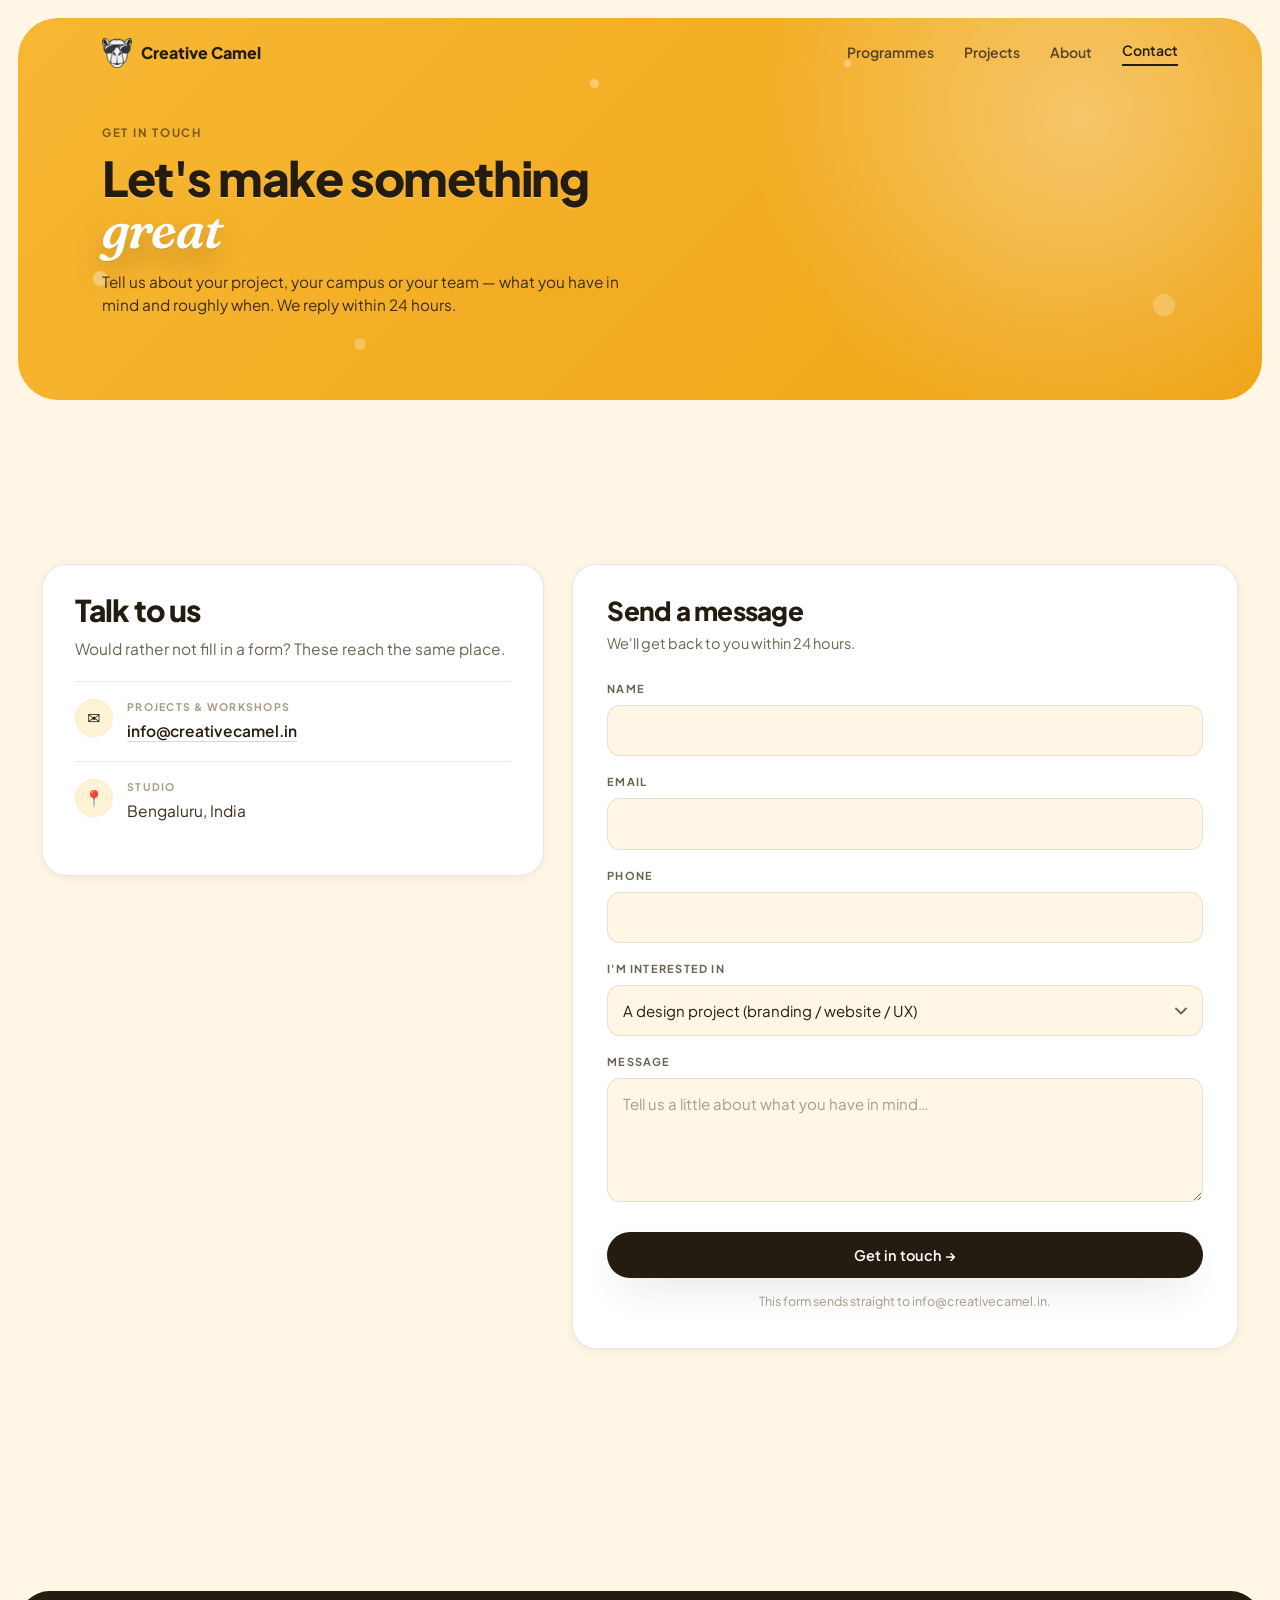
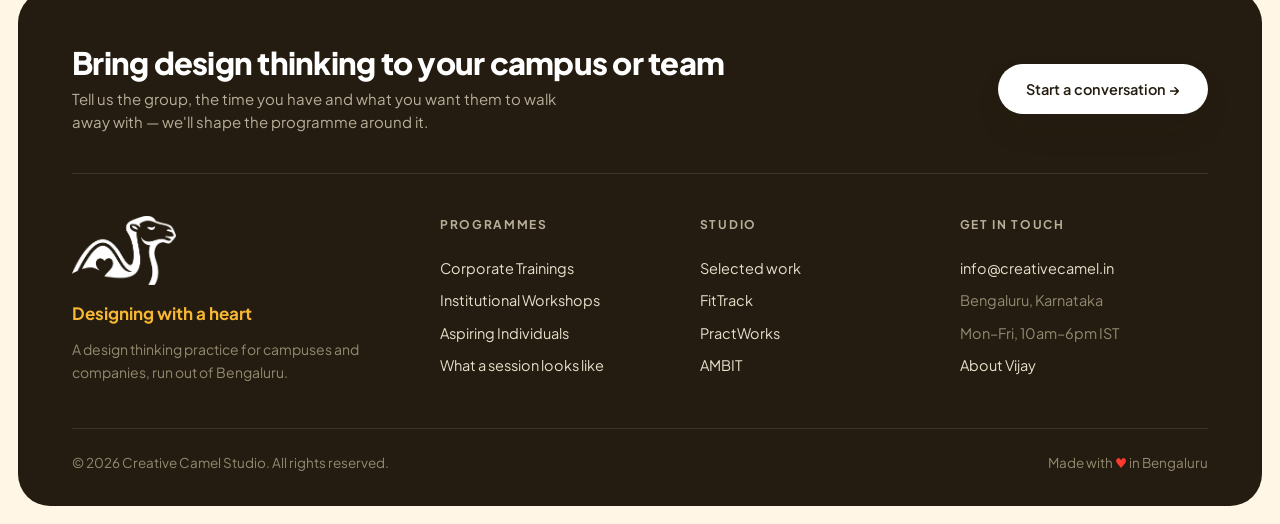
<file: contact.html>
<!doctype html>
<html lang="en">
<head>
<meta charset="utf-8">
<meta name="viewport" content="width=device-width,initial-scale=1">
<title>Contact — Creative Camel Studio</title>
<meta name="description" content="Start a project or book a design workshop with Creative Camel Studio. We'll get back to you within 24 hours.">
<meta property="og:title" content="Contact — Creative Camel Studio">
<meta property="og:description" content="Start a project or book a design workshop. We'll get back to you within 24 hours.">
<meta property="og:type" content="website">
<meta property="og:url" content="https://creativecamel.in/contact.html">
<link rel="icon" type="image/png" href="assets/img/logo-camel-face.png">
<link rel="preconnect" href="https://fonts.googleapis.com">
<link rel="preconnect" href="https://fonts.gstatic.com" crossorigin>
<link href="https://fonts.googleapis.com/css2?family=Fraunces:ital,opsz,wght@1,9..144,600&family=Plus+Jakarta+Sans:wght@300;400;500;600;700;800&display=swap" rel="stylesheet">
<link rel="stylesheet" href="assets/concept.css?v=5">
<style>
/* ── contact page only: the chrome comes from concept.css, this is the form ── */

/* an inner page needs a title, not a stage, so the card stops at its content */
.hero-card.page{min-height:auto;padding-bottom:58px}
.page-head{position:relative;z-index:2;padding:46px 0 4px;max-width:46ch}
.page-head h1{margin-bottom:14px}

/* no top padding of its own: section's 146px already sets the gap below the
   hero card, and matching it keeps the two pages on the same vertical rhythm */
.contact-grid{display:grid;grid-template-columns:.86fr 1.14fr;gap:28px;
  align-items:start;padding:0 0 96px}

/* left column — the direct routes, for anyone who would rather not fill a form */
.c-card{background:var(--white);border:1px solid var(--line);border-radius:24px;
  padding:30px 32px 34px;box-shadow:var(--shadow-sm)}
.c-card h2{font-size:clamp(23px,2.4vw,30px);margin-bottom:10px}
.c-card .lead{font-size:15.5px;color:var(--grey);margin:0 0 20px}
.c-line{display:flex;gap:14px;align-items:flex-start;padding:17px 0;
  border-top:1px solid var(--line)}
.c-line .ic{width:38px;height:38px;flex:0 0 auto;border-radius:50%;
  background:var(--yellow-50);border:1px solid var(--yellow-100);
  display:grid;place-items:center;font-size:16px}
.c-line .lbl{display:block;font-size:10.5px;font-weight:700;letter-spacing:.12em;
  text-transform:uppercase;color:var(--grey-light);margin-bottom:4px}
.c-line a{font-size:15.5px;font-weight:600;border-bottom:1px solid var(--line-2);
  padding-bottom:1px;transition:border-color .22s var(--ease-tap)}
.c-line .val{font-size:15.5px;color:var(--ink-soft)}
@media(hover:hover) and (pointer:fine){.c-line a:hover{border-color:var(--ink)}}

/* right column — the form itself */
.form-card{background:var(--white);border:1px solid var(--line);border-radius:24px;
  padding:32px 34px 36px;box-shadow:var(--shadow-sm)}
.form-card h2{font-size:clamp(21px,2.1vw,26px);margin-bottom:7px}
.form-card .fc-sub{font-size:14.5px;color:var(--grey);margin:0 0 26px}
.field{margin-bottom:17px}
.field label{display:block;font-size:11px;font-weight:700;letter-spacing:.11em;
  text-transform:uppercase;color:var(--grey);margin-bottom:8px}
.field input,.field select,.field textarea{
  width:100%;font:inherit;font-size:15px;color:var(--ink);
  background:var(--cream);border:1px solid var(--line);border-radius:13px;
  padding:13px 15px;transition:border-color .2s var(--ease-tap),box-shadow .2s var(--ease-tap),
                               background-color .2s var(--ease-tap)}
.field textarea{min-height:124px;resize:vertical;line-height:1.6}
/* the native select arrow does not follow the type, so draw one that does */
.field select{appearance:none;-webkit-appearance:none;cursor:pointer;
  background-image:url("data:image/svg+xml;charset=utf-8,%3Csvg xmlns='http://www.w3.org/2000/svg' viewBox='0 0 12 8'%3E%3Cpath d='M1 1.5 6 6.5 11 1.5' fill='none' stroke='%236B6455' stroke-width='1.8' stroke-linecap='round' stroke-linejoin='round'/%3E%3C/svg%3E");
  background-repeat:no-repeat;background-position:right 15px center;background-size:12px;
  padding-right:40px}
.field input:focus,.field select:focus,.field textarea:focus{
  outline:none;background:var(--white);border-color:var(--yellow-600);
  box-shadow:0 0 0 4px rgba(247,183,51,.22)}
.field input::placeholder,.field textarea::placeholder{color:var(--grey-light)}
.form-card .btn{width:100%;border:none;font-family:inherit;text-align:center;margin-top:6px}
.form-note{font-size:12.5px;color:var(--grey-light);margin:14px 0 0;text-align:center}

@media(max-width:900px){
  .contact-grid{grid-template-columns:1fr;gap:20px;padding:0 0 70px}
  .hero-card.page{padding-bottom:40px}
  .page-head{padding-top:30px}
}
</style>
</head>
<body>

<!-- ══════ HEADER — same card, same nav as the home page ══════ -->
<div class="hero">
  <div class="hero-card page">
    <span class="orb o1"></span><span class="orb o2"></span><span class="orb o3"></span>
    <span class="orb o4"></span><span class="orb o5"></span>

    <div class="hwrap">
      <nav>
        <a class="brand" href="index.html"><img src="assets/img/logo-camel-face.png" alt="">Creative Camel</a>
        <button class="menu-btn" type="button" aria-label="Menu" aria-expanded="false"><span></span><span></span></button>
        <a class="lnk" href="index.html#programmes">Programmes</a>
        <a class="lnk" href="index.html#projects">Projects</a>
        <a class="lnk" href="index.html#about">About</a>
        <a class="lnk on" href="contact.html">Contact</a>
      </nav>

      <div class="page-head">
        <div class="kicker r">Get in touch</div>
        <h1 class="r d1">Let's make something <em class="hl">great</em></h1>
        <p class="sub r d2">Tell us about your project, your campus or your team — what you have in mind and roughly when. We reply within 24 hours.</p>
      </div>
    </div>
  </div>
</div>

<section class="wrap">
  <div class="contact-grid">

    <div class="c-card rv">
      <h2>Talk to us</h2>
      <p class="lead">Would rather not fill in a form? These reach the same place.</p>
      <div class="c-line">
        <span class="ic" aria-hidden="true">✉️</span>
        <div>
          <span class="lbl">Projects &amp; workshops</span>
          <a href="mailto:info@creativecamel.in">info@creativecamel.in</a>
        </div>
      </div>
      <div class="c-line">
        <span class="ic" aria-hidden="true">📍</span>
        <div>
          <span class="lbl">Studio</span>
          <span class="val">Bengaluru, India</span>
        </div>
      </div>
    </div>

    <form class="form-card rv" id="form" action="https://formsubmit.co/info@creativecamel.in" method="POST">
      <h2>Send a message</h2>
      <p class="fc-sub">We'll get back to you within 24 hours.</p>
      <input type="hidden" name="_subject" value="New enquiry from creativecamel.in">
      <input type="hidden" name="_captcha" value="false">
      <input type="text" name="_honey" style="display:none">
      <div class="field">
        <label for="f-name">Name</label>
        <input id="f-name" name="name" type="text" required autocomplete="name">
      </div>
      <div class="field">
        <label for="f-email">Email</label>
        <input id="f-email" name="email" type="email" required autocomplete="email">
      </div>
      <div class="field">
        <label for="f-phone">Phone</label>
        <input id="f-phone" name="phone" type="tel" autocomplete="tel">
      </div>
      <div class="field">
        <label for="f-topic">I'm interested in</label>
        <select id="f-topic" name="interest">
          <option>A design project (branding / website / UX)</option>
          <option>A workshop for my college</option>
          <option>A corporate training</option>
          <option>1:1 mentoring</option>
          <option>A free UX audit</option>
          <option>Something else</option>
        </select>
      </div>
      <div class="field">
        <label for="f-msg">Message</label>
        <textarea id="f-msg" name="message" placeholder="Tell us a little about what you have in mind…"></textarea>
      </div>
      <button class="btn btn-dark" type="submit">Get in touch →</button>
      <p class="form-note">This form sends straight to info@creativecamel.in.</p>
    </form>

  </div>
</section>

<!-- ══════ FOOTER — identical to the home page ══════ -->
<footer>
  <div class="foot-cta">
    <div>
      <h3>Bring design thinking to your campus or team</h3>
      <p>Tell us the group, the time you have and what you want them to walk away with — we'll shape the programme around it.</p>
    </div>
    <a class="btn btn-light" href="mailto:info@creativecamel.in">Start a conversation →</a>
  </div>

  <div class="foot-grid">
    <div class="foot-brand">
      <img src="assets/img/logo-camel-heart-light.png" alt="Creative Camel Studio">
      <div class="tagline">Designing with a heart</div>
      <p>A design thinking practice for campuses and companies, run out of Bengaluru.</p>
    </div>

    <div class="foot-col">
      <h4>Programmes</h4>
      <a href="index.html#programmes">Corporate Trainings</a>
      <a href="index.html#programmes">Institutional Workshops</a>
      <a href="index.html#programmes">Aspiring Individuals</a>
      <a href="index.html#colleges">What a session looks like</a>
    </div>

    <div class="foot-col">
      <h4>Studio</h4>
      <a href="index.html#projects">Selected work</a>
      <a href="fittrack.html">FitTrack</a>
      <a href="practworks.html">PractWorks</a>
      <a href="https://ambit.edu.in/#/">AMBIT</a>
    </div>

    <div class="foot-col">
      <h4>Get in touch</h4>
      <a href="mailto:info@creativecamel.in">info@creativecamel.in</a>
      <span class="li">Bengaluru, Karnataka</span>
      <span class="li">Mon–Fri, 10am–6pm IST</span>
      <a href="index.html#about">About Vijay</a>
    </div>
  </div>

  <div class="foot-bottom">
    <span>&copy; <span id="yr">2026</span> Creative Camel Studio. All rights reserved.</span>
    <span>Made with <span class="heart">&hearts;</span> in Bengaluru</span>
  </div>
</footer>

<script>
(function(){
  var reduce = window.matchMedia && window.matchMedia('(prefers-reduced-motion: reduce)').matches;
  if (/[?&]still=1/.test(location.search)) reduce = true;

  var yr = document.getElementById('yr');
  if (yr) yr.textContent = new Date().getFullYear();

  // Scroll reveal — same one-shot behaviour and 70ms stagger as the home page.
  var rv = document.querySelectorAll('.rv');
  if (reduce || !('IntersectionObserver' in window)) {
    rv.forEach(function(el){ el.classList.add('in'); });
  } else {
    rv.forEach(function(el){
      var sibs = Array.prototype.filter.call(el.parentNode.children, function(c){
        return c.classList && c.classList.contains('rv');
      });
      el.style.transitionDelay = (Math.min(sibs.indexOf(el), 5) * 0.07) + 's';
    });
    var rio = new IntersectionObserver(function(es){
      es.forEach(function(e){
        if (e.isIntersecting) { e.target.classList.add('in'); rio.unobserve(e.target); }
      });
    }, {threshold:.12, rootMargin:'0px 0px -8% 0px'});
    rv.forEach(function(el){ rio.observe(el); });
  }

  // Pointer-origin wipe on the filled buttons — same as the home page.
  var setOrigin = function(el, e){
    var r = el.getBoundingClientRect(), x = e.clientX - r.left, y = e.clientY - r.top;
    el.style.setProperty('--wipe-x', x+'px');
    el.style.setProperty('--wipe-y', y+'px');
    var far = Math.max(Math.hypot(x,y), Math.hypot(r.width-x,y),
                       Math.hypot(x,r.height-y), Math.hypot(r.width-x,r.height-y));
    el.style.setProperty('--wipe-d', Math.ceil(far*2)+'px');
  };
  document.querySelectorAll('.btn').forEach(function(el){
    el.addEventListener('pointerenter', function(e){ setOrigin(el,e); });
    el.addEventListener('pointerleave', function(e){ setOrigin(el,e); });
  });

  // Cursor companion — the camel trails the pointer, exactly as on the home page.
  (function(){
    if (reduce || !window.matchMedia ||
        !window.matchMedia('(hover:hover) and (pointer:fine)').matches ||
        !window.matchMedia('(min-width:901px)').matches) return;

    var cam = document.createElement('div');
    cam.className = 'cur-camel away';
    cam.setAttribute('aria-hidden', 'true');
    var camImg = document.createElement('img');
    camImg.src = 'assets/img/logo-camel-face.png';
    camImg.alt = '';
    cam.appendChild(camImg);
    document.body.appendChild(cam);

    // off the pointer's bottom-right: the 10px gap plus half the 28px mark,
    // offset from the centre so it stays put when it blooms over a link
    var OFF = 24;
    var mx = 0, my = 0, camX = 0, camY = 0, shown = false, running = false;

    function tick(){
      camX += (mx - camX) * 0.16;
      camY += (my - camY) * 0.16;
      cam.style.transform = 'translate(' + (camX + OFF) + 'px,' + (camY + OFF) + 'px) ' +
                            'translate(-50%,-50%)';
      requestAnimationFrame(tick);
    }

    document.addEventListener('mousemove', function(e){
      mx = e.clientX; my = e.clientY;
      if (shown) return;
      if (!running) { camX = mx; camY = my; running = true; requestAnimationFrame(tick); }
      cam.classList.remove('away');
      shown = true;
    }, {passive:true});

    document.addEventListener('mouseleave', function(){
      cam.classList.add('away'); shown = false;
    });

    var clickable = 'a, button, input, textarea, select, [role="button"]';
    document.addEventListener('mouseover', function(e){
      if (e.target.closest && e.target.closest(clickable)) cam.classList.add('on-link');
    });
    document.addEventListener('mouseout', function(e){
      if (e.target.closest && e.target.closest(clickable)) cam.classList.remove('on-link');
    });
  })();
})();
</script>
<script src="assets/nav.js?v=1" defer></script>
</body>
</html>
</file>
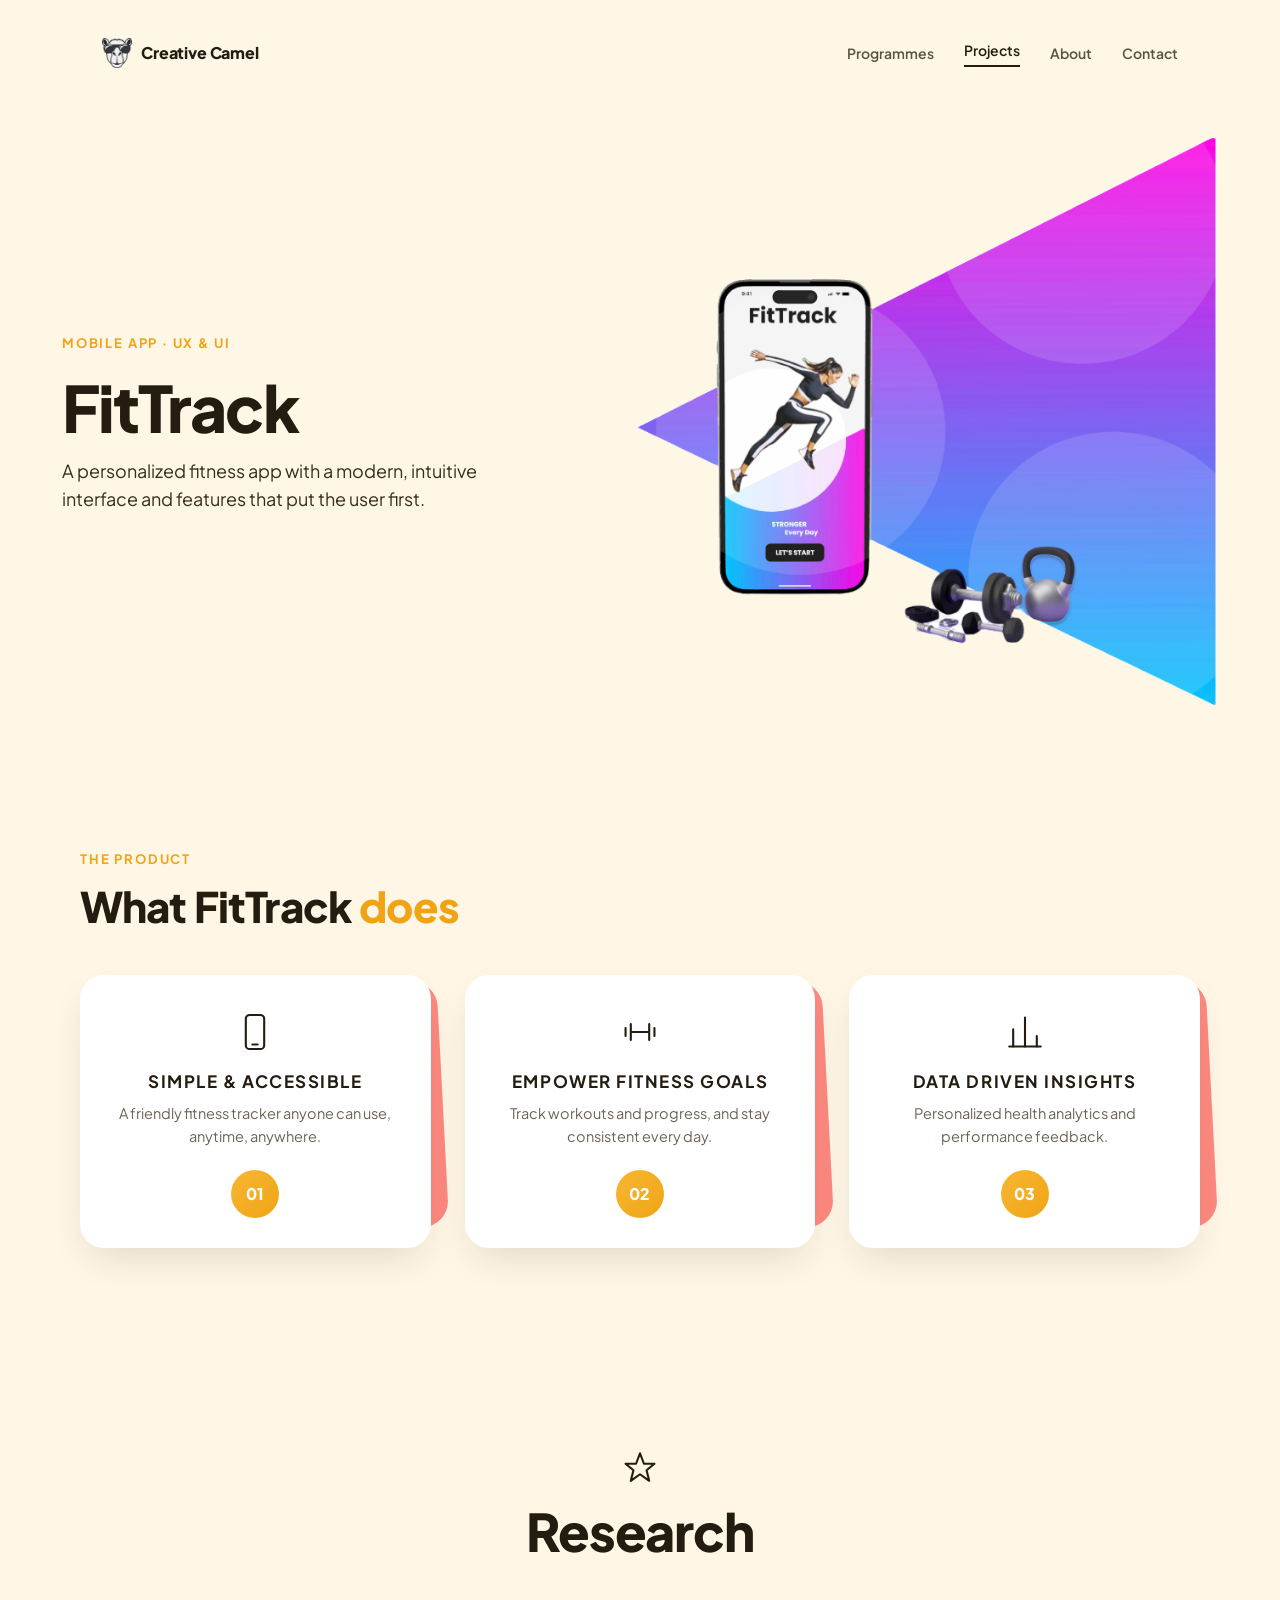
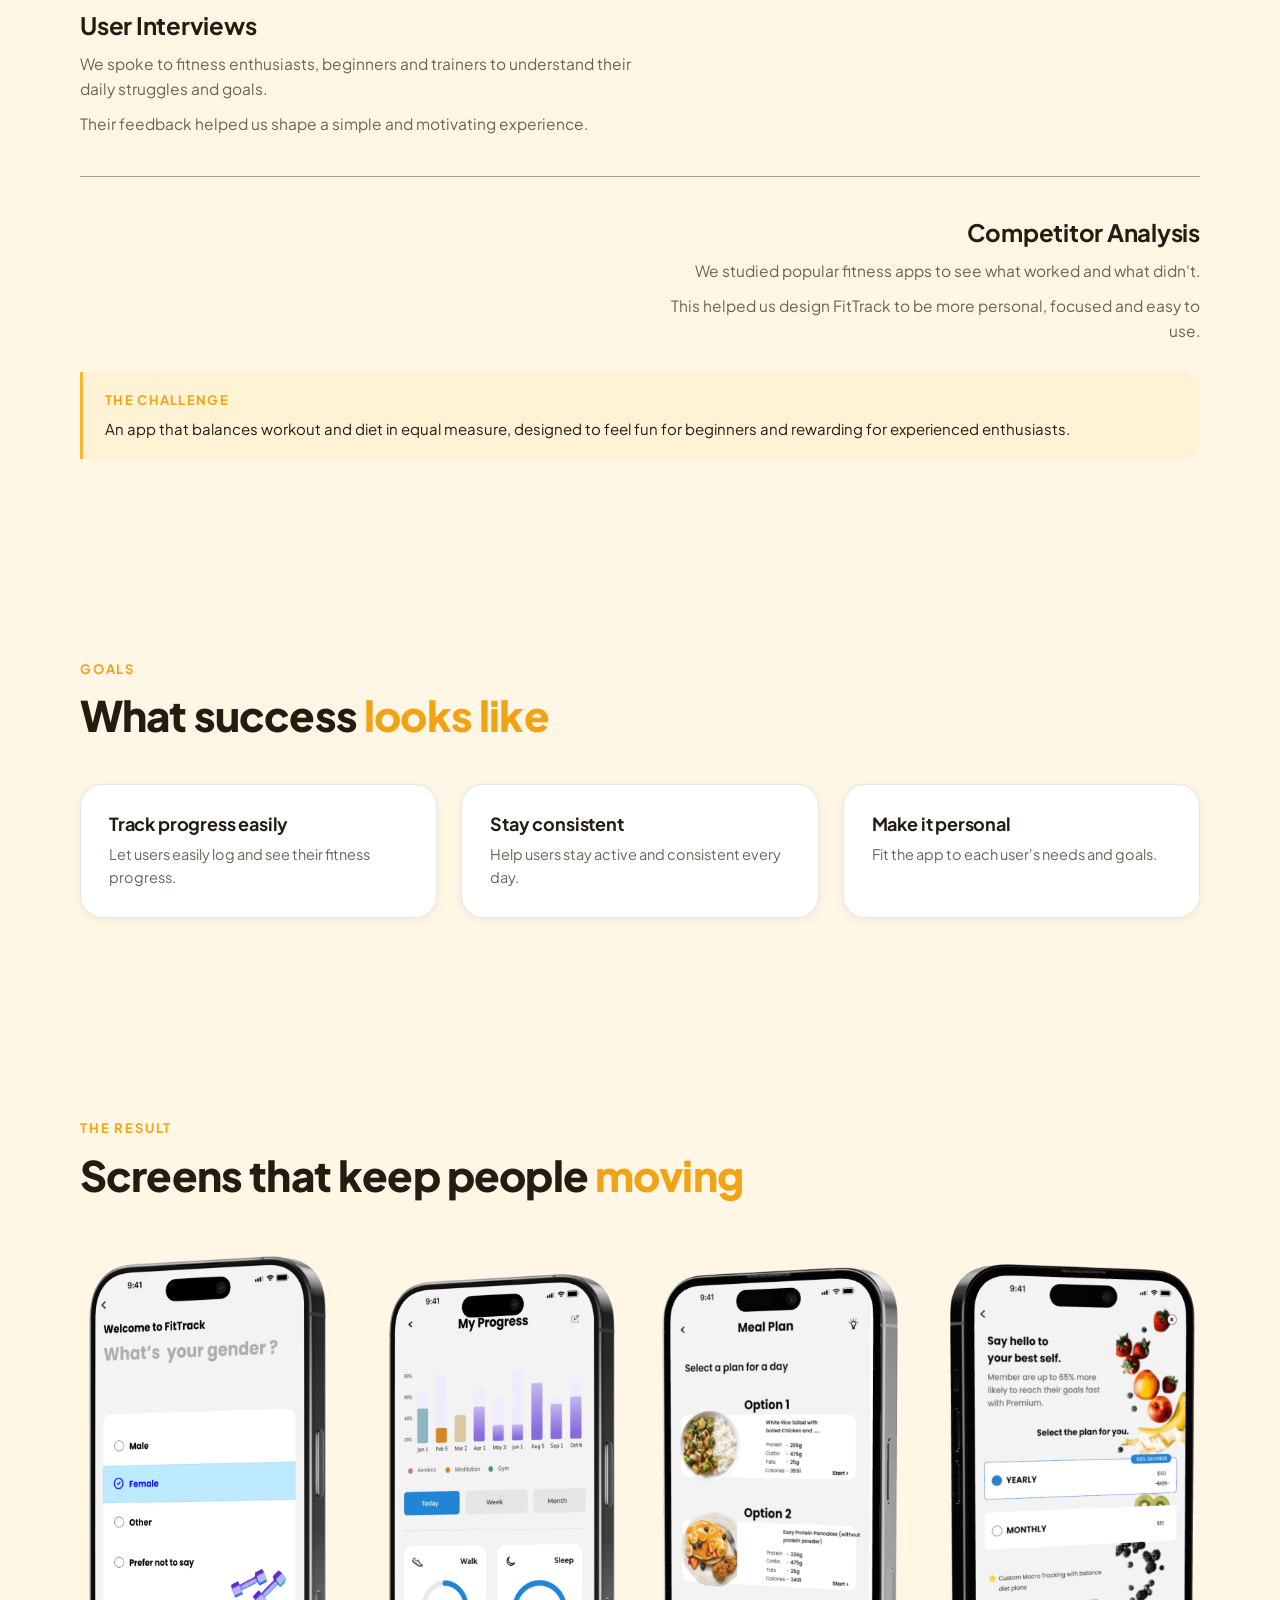
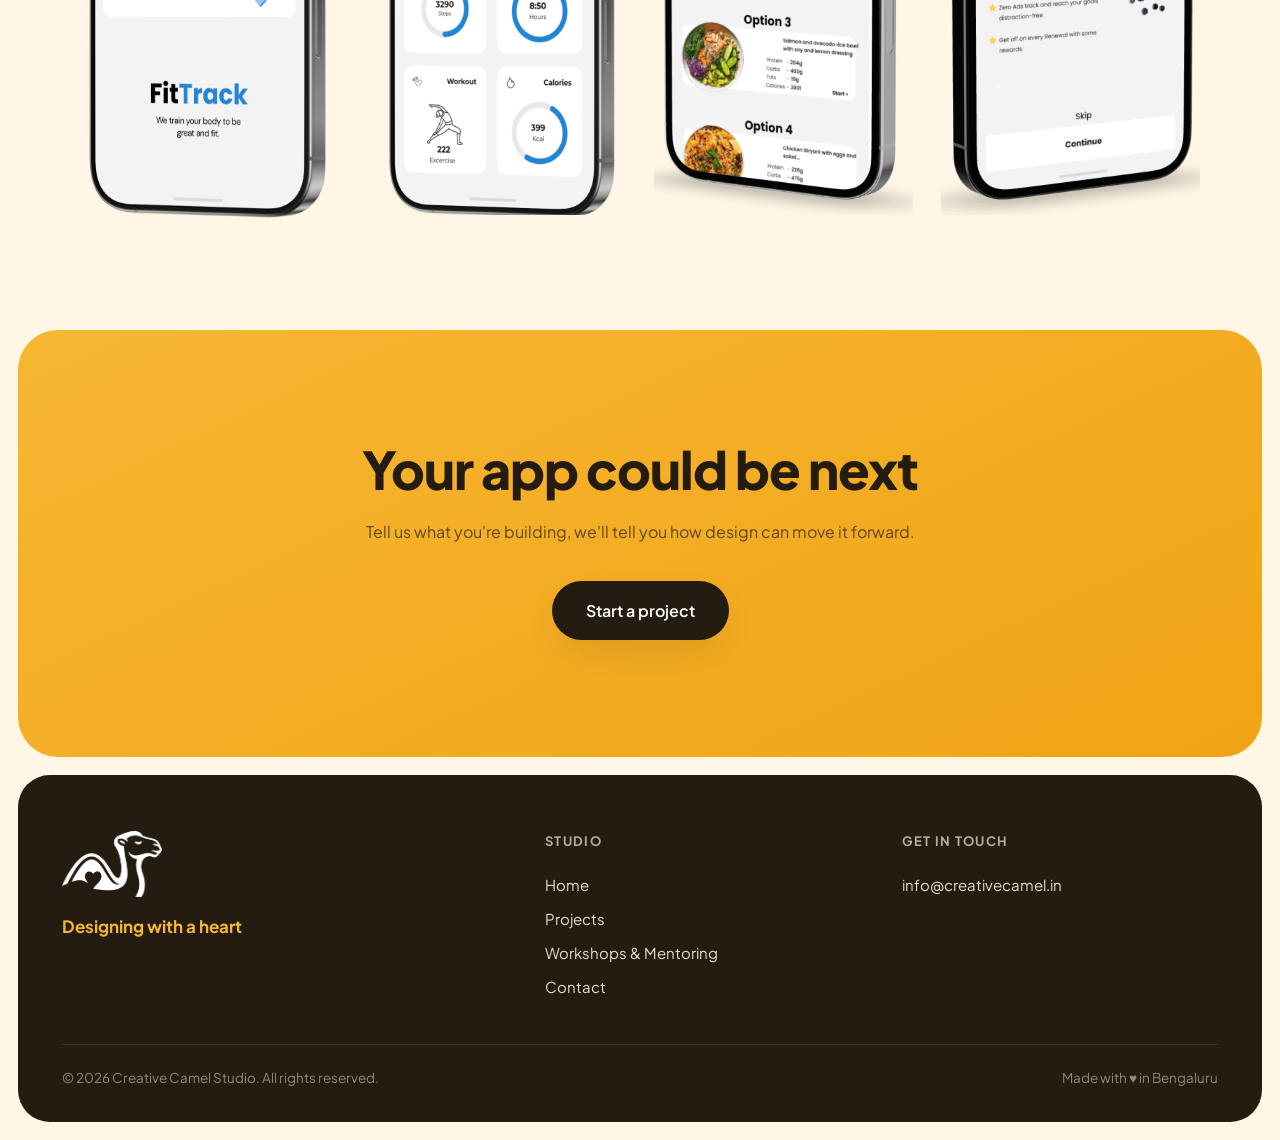
<file: fittrack.html>
<!DOCTYPE html>
<html lang="en">
<head>
<meta charset="UTF-8">
<meta name="viewport" content="width=device-width, initial-scale=1.0">
<title>FitTrack — Creative Camel Studio</title>
<meta name="description" content="FitTrack case study: a personalized fitness app with a modern, intuitive interface, designed by Creative Camel Studio.">
<meta property="og:title" content="FitTrack — Creative Camel Studio">
<meta property="og:description" content="A personalized fitness app with a modern, intuitive interface and features that put the user first.">
<meta property="og:type" content="website">
<meta property="og:url" content="https://creativecamel.in/fittrack.html">
<link rel="icon" type="image/png" href="assets/img/logo-camel-face.png">
<link rel="preconnect" href="https://fonts.googleapis.com">
<link rel="preconnect" href="https://fonts.gstatic.com" crossorigin>
<link href="https://fonts.googleapis.com/css2?family=Plus+Jakarta+Sans:ital,wght@0,300..800;1,300..800&display=swap" rel="stylesheet">
<link rel="stylesheet" href="assets/styles.css?v=66">
</head>
<body>

<div class="hero-card hero-light">
  <div class="navwrap">
    <nav aria-label="Main">
      <a class="brand" href="index.html"><img src="assets/img/logo-camel-face.png" alt="">Creative Camel</a>
      <button class="menu-btn" type="button" aria-label="Menu" aria-expanded="false"><span></span><span></span></button>
        <a class="lnk" href="index.html#programmes">Programmes</a>
        <a class="lnk on" href="index.html#projects">Projects</a>
        <a class="lnk" href="index.html#about">About</a>
        <a class="lnk" href="contact.html">Contact</a>
    </nav>
  </div>

  <div class="wrap page-hero fittrack-hero">
    <div>
      <span class="kicker">Mobile App · UX &amp; UI</span>
      <h1>FitTrack</h1>
      <p class="hero-sub">A personalized fitness app with a modern, intuitive interface and features that put the user first.</p>
    </div>
    <img src="assets/img/fittrack-hero-transparent.png" alt="FitTrack onboarding screen on a phone, with gradient shapes and gym weights">
  </div>
</div>

<section class="section">
  <div class="wrap">
    <div class="section-head reveal">
      <div>
        <span class="kicker">The product</span>
        <h2>What FitTrack <span class="serif-accent">does</span></h2>
      </div>
    </div>
    <div class="services">
      <div class="service reveal">
        <div class="service-card">
          <span class="icon" aria-hidden="true">
            <svg viewBox="0 0 32 32" fill="none" stroke="currentColor" stroke-width="1.6" stroke-linejoin="round" stroke-linecap="round">
              <rect x="9" y="3" width="14" height="26" rx="3"/>
              <path d="M14 25.5 L18 25.5"/>
            </svg>
          </span>
          <h3>Simple &amp; Accessible</h3>
          <p>A friendly fitness tracker anyone can use, anytime, anywhere.</p>
          <span class="num">01</span>
        </div>
      </div>
      <div class="service reveal reveal-d1">
        <div class="service-card">
          <span class="icon" aria-hidden="true">
            <svg viewBox="0 0 32 32" fill="none" stroke="currentColor" stroke-width="1.6" stroke-linejoin="round" stroke-linecap="round">
              <path d="M5 13 L5 19 M9 10 L9 22 M23 10 L23 22 M27 13 L27 19 M9 16 L23 16"/>
            </svg>
          </span>
          <h3>Empower Fitness Goals</h3>
          <p>Track workouts and progress, and stay consistent every day.</p>
          <span class="num">02</span>
        </div>
      </div>
      <div class="service reveal reveal-d2">
        <div class="service-card">
          <span class="icon" aria-hidden="true">
            <svg viewBox="0 0 32 32" fill="none" stroke="currentColor" stroke-width="1.6" stroke-linejoin="round" stroke-linecap="round">
              <path d="M7 27 L7 14 M16 27 L16 5 M25 27 L25 19"/>
              <path d="M4 27 L28 27"/>
            </svg>
          </span>
          <h3>Data Driven Insights</h3>
          <p>Personalized health analytics and performance feedback.</p>
          <span class="num">03</span>
        </div>
      </div>
    </div>
  </div>
</section>

<section class="section">
  <div class="wrap">
    <div class="research-head reveal">
      <svg viewBox="0 0 32 32" fill="none" stroke="currentColor" stroke-width="1.6" stroke-linejoin="round" stroke-linecap="round" aria-hidden="true">
        <path d="M16 4 L19 12 L27 12 L21 17 L23 25 L16 20 L9 25 L11 17 L5 12 L13 12 Z"/>
      </svg>
      <h2>Research</h2>
    </div>
    <div class="research-item reveal">
      <h3>User Interviews</h3>
      <p>We spoke to fitness enthusiasts, beginners and trainers to understand their daily struggles and goals.</p>
      <p>Their feedback helped us shape a simple and motivating experience.</p>
    </div>
    <hr class="research-divider">
    <div class="research-item right reveal">
      <h3>Competitor Analysis</h3>
      <p>We studied popular fitness apps to see what worked and what didn't.</p>
      <p>This helped us design FitTrack to be more personal, focused and easy to use.</p>
    </div>
    <div class="outcome reveal" style="margin-top:28px">
      <b>The challenge</b>
      An app that balances workout and diet in equal measure, designed to feel fun for beginners and rewarding for experienced enthusiasts.
    </div>
  </div>
</section>

<section class="section">
  <div class="wrap">
    <div class="section-head reveal">
      <div>
        <span class="kicker">Goals</span>
        <h2>What success <span class="serif-accent">looks like</span></h2>
      </div>
    </div>
    <div class="plain-cards">
      <div class="plain-card reveal">
        <h3>Track progress easily</h3>
        <p>Let users easily log and see their fitness progress.</p>
      </div>
      <div class="plain-card reveal reveal-d1">
        <h3>Stay consistent</h3>
        <p>Help users stay active and consistent every day.</p>
      </div>
      <div class="plain-card reveal reveal-d2">
        <h3>Make it personal</h3>
        <p>Fit the app to each user's needs and goals.</p>
      </div>
    </div>
  </div>
</section>

<section class="section">
  <div class="wrap">
    <div class="section-head reveal">
      <div>
        <span class="kicker">The result</span>
        <h2>Screens that keep people <span class="serif-accent">moving</span></h2>
      </div>
    </div>
    <div class="phone-gallery reveal">
      <img src="assets/img/fittrack-r2.png" alt="FitTrack onboarding screen asking for the user's details">
      <img src="assets/img/fittrack-r1.png" alt="FitTrack progress dashboard with activity charts">
      <img src="assets/img/fittrack-r3.png" alt="FitTrack app screen">
      <img src="assets/img/fittrack-r4.png" alt="FitTrack app screen">
    </div>
  </div>
</section>

<section class="cta-band">
  <div class="wrap reveal">
    <h2>Your app could be <span class="light">next</span></h2>
    <p>Tell us what you're building, we'll tell you how design can move it forward.</p>
    <a class="btn btn-primary" href="contact.html">Start a project</a>
  </div>
</section>

<footer class="site">
  <div class="wrap" style="padding:0">
    <div class="foot-grid">
      <div class="foot-brand">
        <img src="assets/img/logo-camel-heart-light.png" alt="Creative Camel Studio">
        <div class="tagline">Designing with a heart</div>
      </div>
      <div class="foot-col">
        <h4>Studio</h4>
        <a href="index.html">Home</a>
        <a href="index.html#projects">Projects</a>
        <a href="workshops.html">Workshops &amp; Mentoring</a>
        <a href="contact.html">Contact</a>
      </div>
      <div class="foot-col">
        <h4>Get in touch</h4>
        <a href="mailto:info@creativecamel.in">info@creativecamel.in</a>
      </div>
    </div>
    <div class="foot-bottom">
      <span>© <span id="year">2026</span> Creative Camel Studio. All rights reserved.</span>
      <span>Made with ♥ in Bengaluru</span>
    </div>
  </div>
</footer>

<script src="assets/script.js?v=6"></script>
<script src="assets/nav.js?v=1" defer></script>
</body>
</html>
</file>
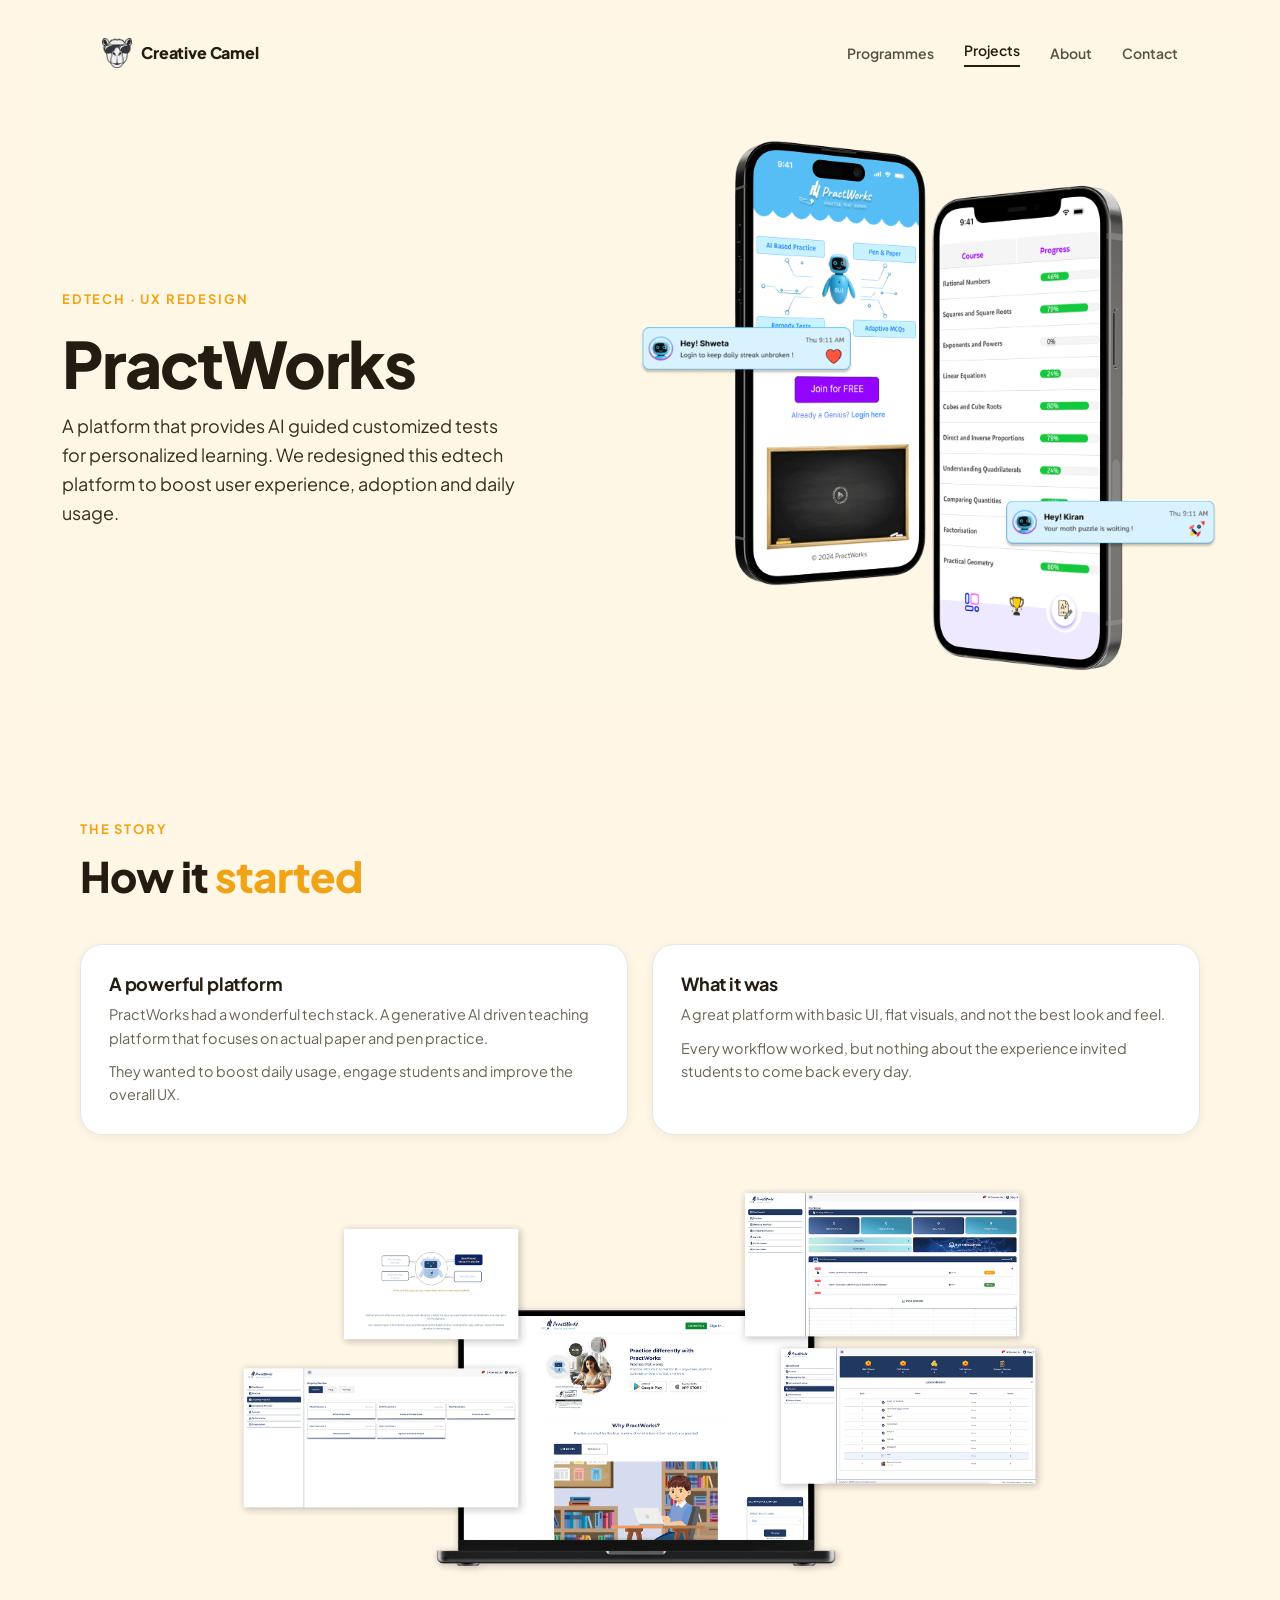
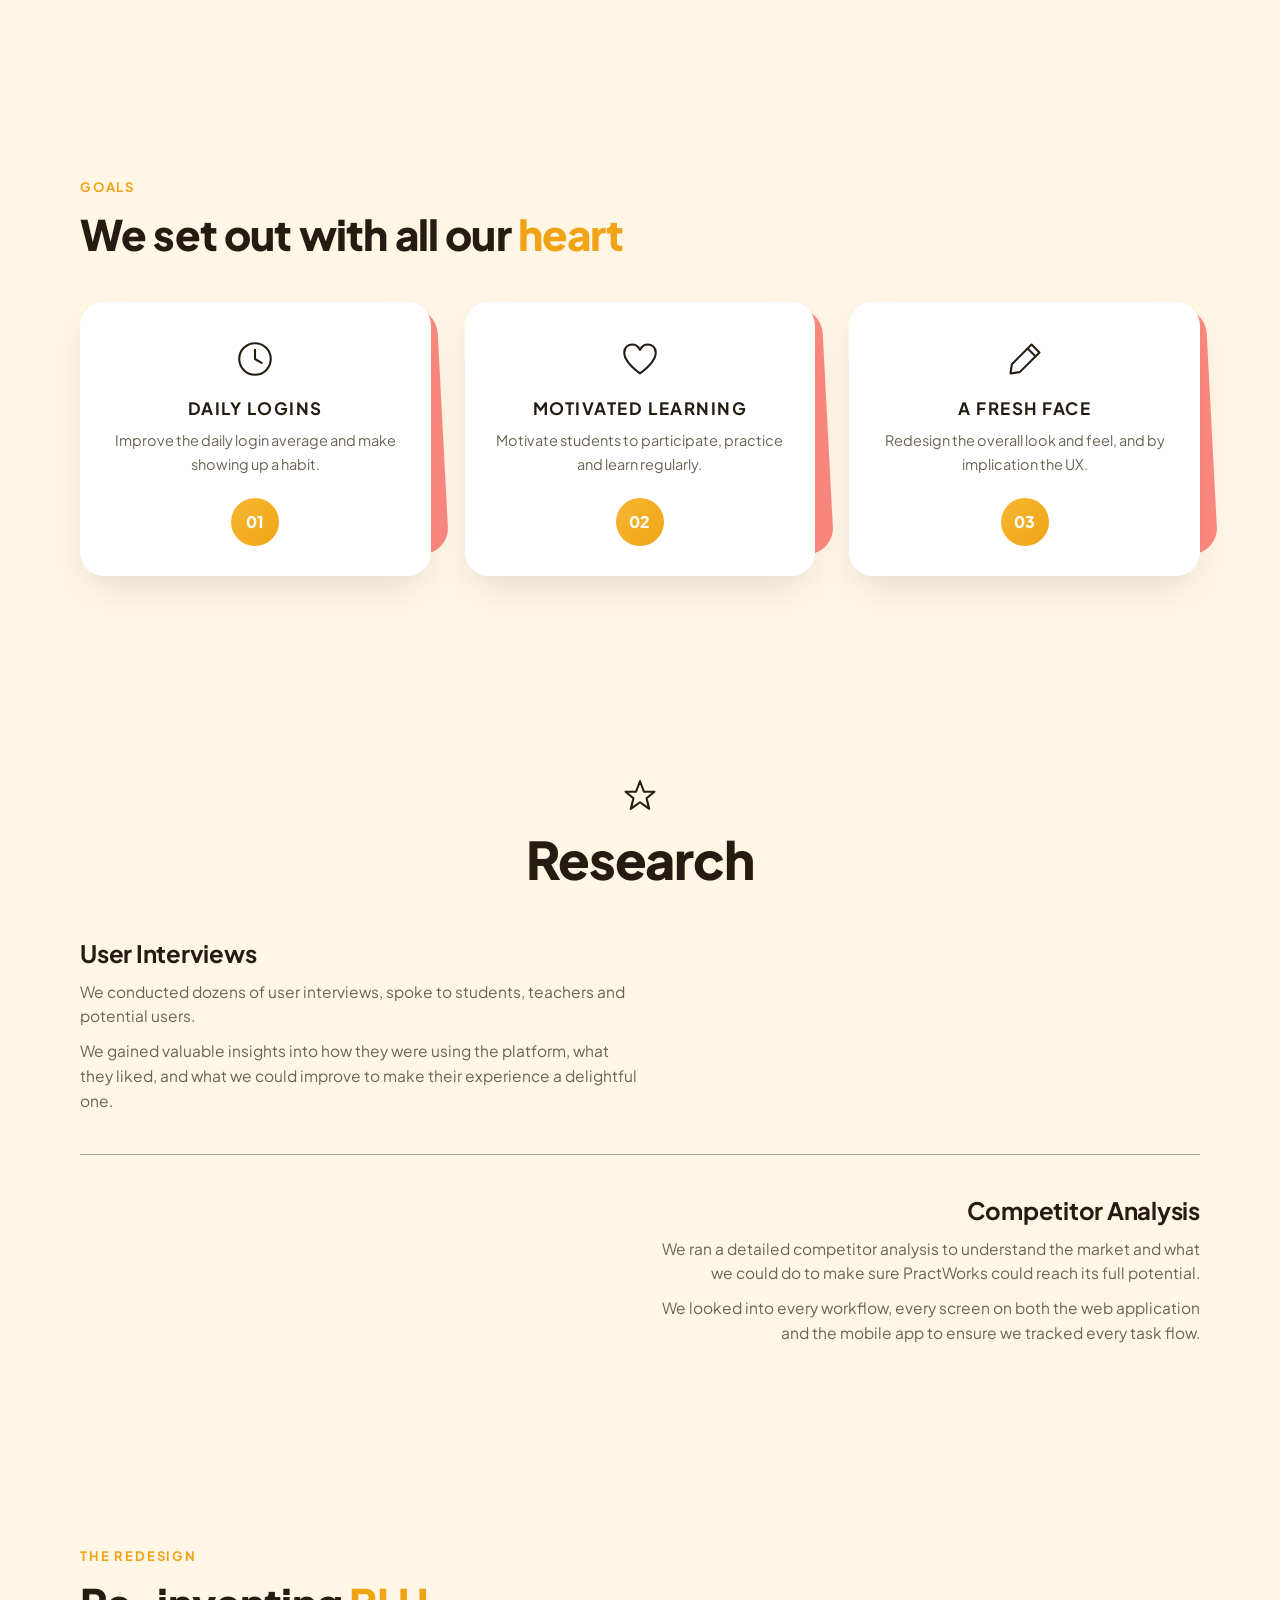
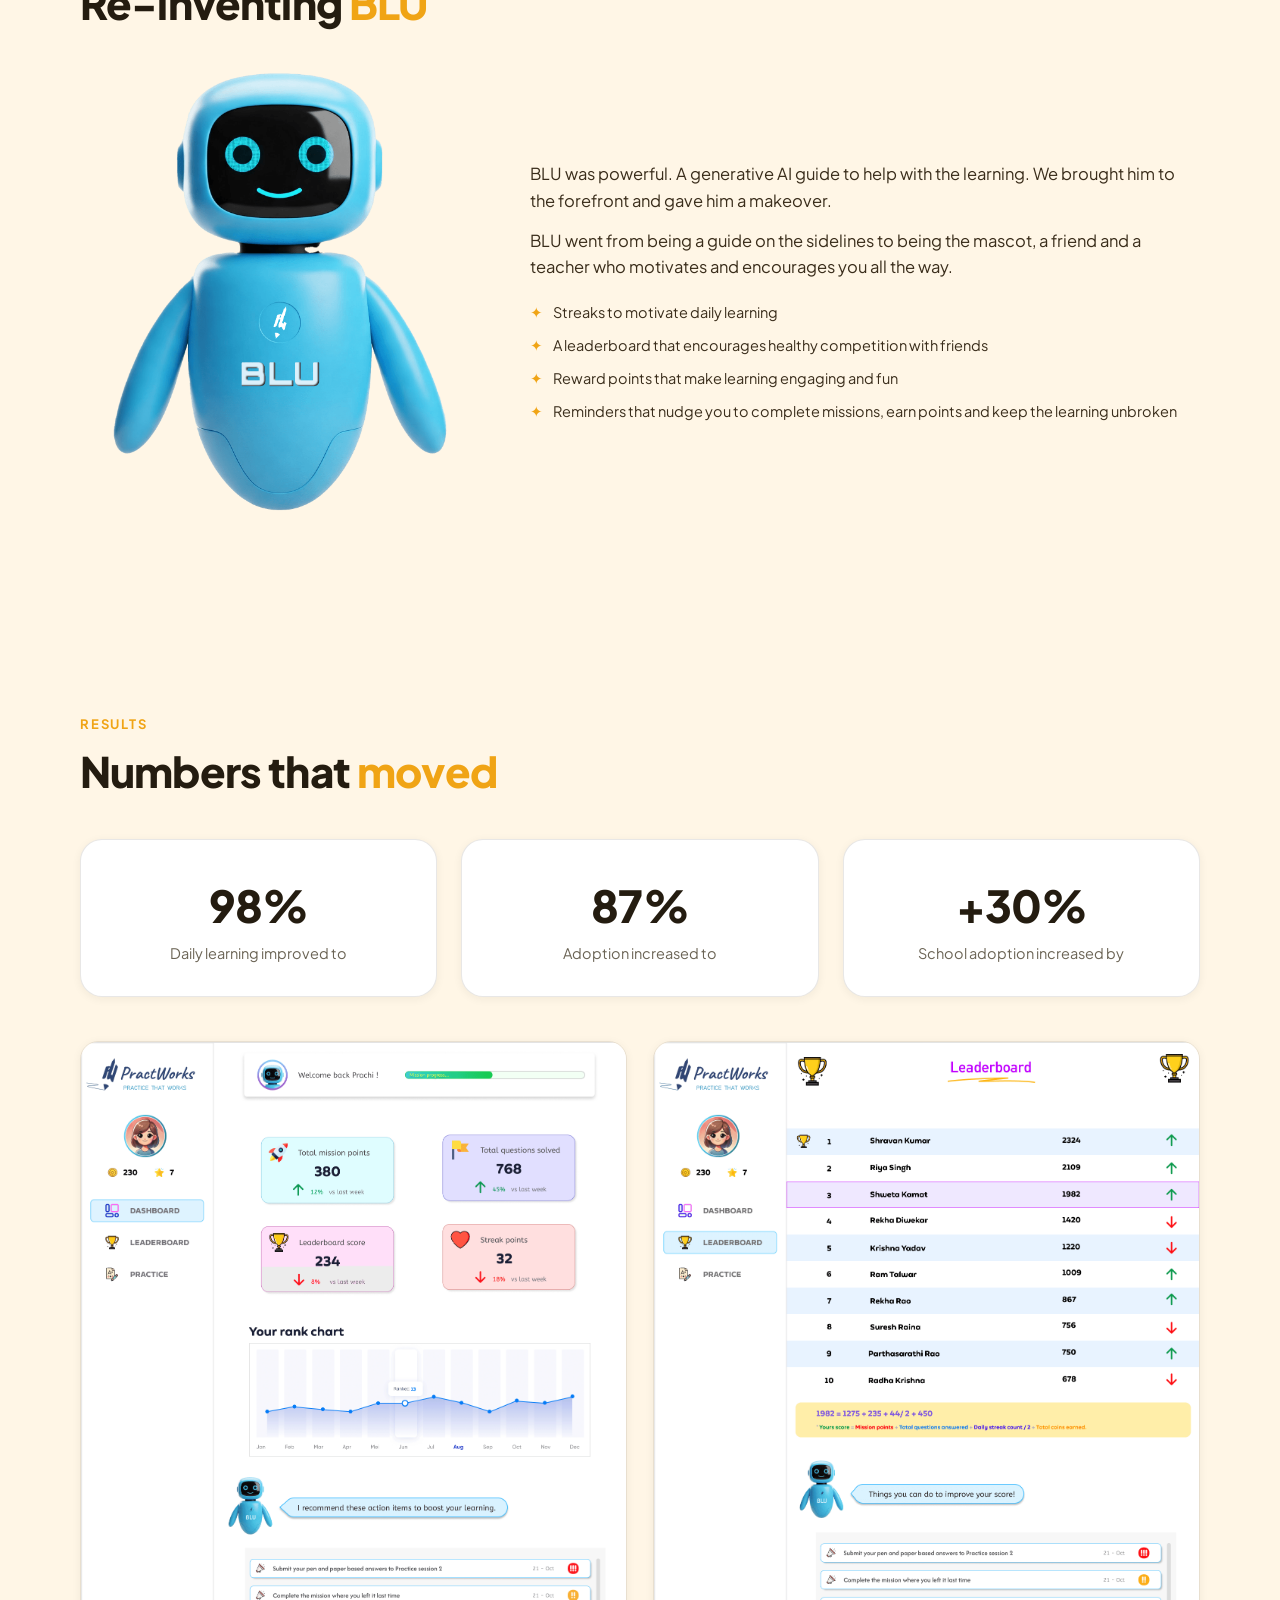
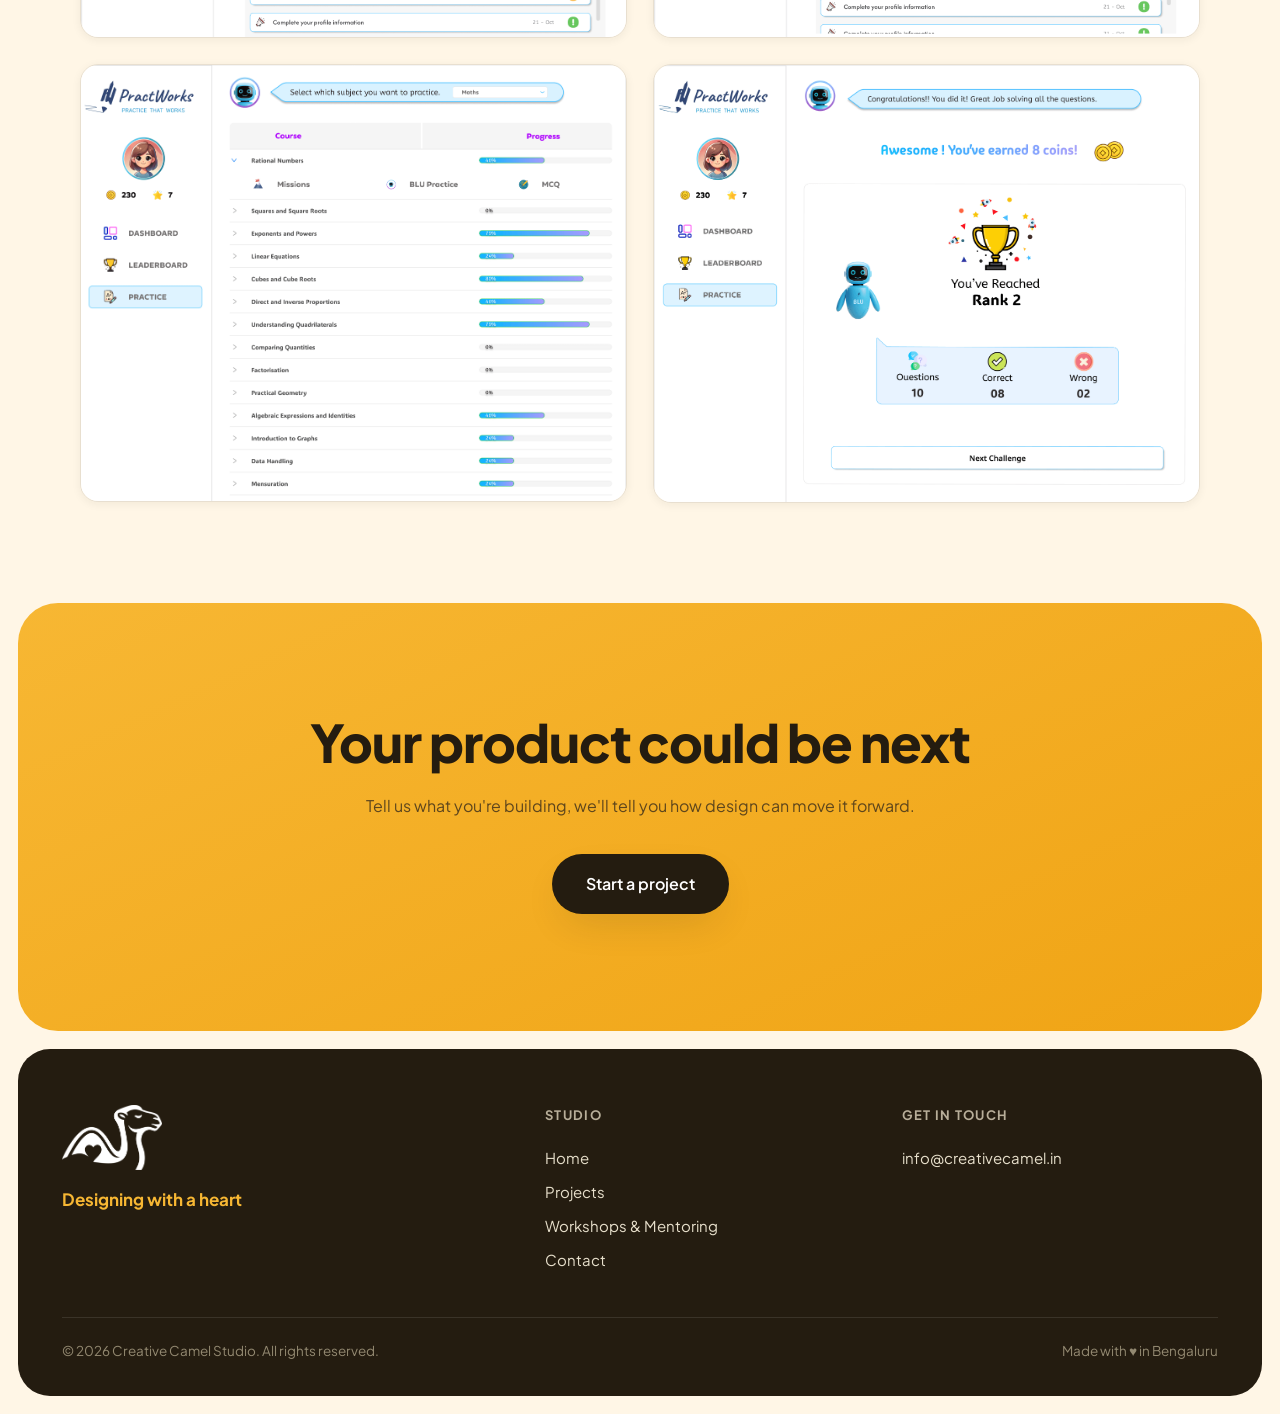
<file: practworks.html>
<!DOCTYPE html>
<html lang="en">
<head>
<meta charset="UTF-8">
<meta name="viewport" content="width=device-width, initial-scale=1.0">
<title>PractWorks — Creative Camel Studio</title>
<meta name="description" content="PractWorks case study: redesigning an AI guided learning platform to boost user experience, adoption and daily usage.">
<meta property="og:title" content="PractWorks — Creative Camel Studio">
<meta property="og:description" content="Redesigning an AI guided learning platform to boost user experience, adoption and daily usage.">
<meta property="og:type" content="website">
<meta property="og:url" content="https://creativecamel.in/practworks.html">
<link rel="icon" type="image/png" href="assets/img/logo-camel-face.png">
<link rel="preconnect" href="https://fonts.googleapis.com">
<link rel="preconnect" href="https://fonts.gstatic.com" crossorigin>
<link href="https://fonts.googleapis.com/css2?family=Plus+Jakarta+Sans:ital,wght@0,300..800;1,300..800&display=swap" rel="stylesheet">
<link rel="stylesheet" href="assets/styles.css?v=66">
</head>
<body>

<div class="hero-card hero-light">
  <div class="navwrap">
    <nav aria-label="Main">
      <a class="brand" href="index.html"><img src="assets/img/logo-camel-face.png" alt="">Creative Camel</a>
      <button class="menu-btn" type="button" aria-label="Menu" aria-expanded="false"><span></span><span></span></button>
        <a class="lnk" href="index.html#programmes">Programmes</a>
        <a class="lnk on" href="index.html#projects">Projects</a>
        <a class="lnk" href="index.html#about">About</a>
        <a class="lnk" href="contact.html">Contact</a>
    </nav>
  </div>

  <div class="wrap page-hero fittrack-hero">
    <div>
      <span class="kicker">EdTech · UX Redesign</span>
      <h1>PractWorks</h1>
      <p class="hero-sub">A platform that provides AI guided customized tests for personalized learning. We redesigned this edtech platform to boost user experience, adoption and daily usage.</p>
    </div>
    <img src="assets/img/practworks-mobile.png" alt="Redesigned PractWorks mobile app screens with the BLU mascot">
  </div>
</div>

<section class="section">
  <div class="wrap">
    <div class="section-head reveal">
      <div>
        <span class="kicker">The story</span>
        <h2>How it <span class="serif-accent">started</span></h2>
      </div>
    </div>
    <div class="plain-cards two">
      <div class="plain-card reveal">
        <h3>A powerful platform</h3>
        <p>PractWorks had a wonderful tech stack. A generative AI driven teaching platform that focuses on actual paper and pen practice.</p>
        <p>They wanted to boost daily usage, engage students and improve the overall UX.</p>
      </div>
      <div class="plain-card reveal reveal-d1">
        <h3>What it was</h3>
        <p>A great platform with basic UI, flat visuals, and not the best look and feel.</p>
        <p>Every workflow worked, but nothing about the experience invited students to come back every day.</p>
      </div>
    </div>
    <img class="showcase-img reveal" style="max-width:820px" src="assets/img/practworks-before.png" alt="The original PractWorks interface before the redesign, shown across devices">
  </div>
</section>

<section class="section">
  <div class="wrap">
    <div class="section-head reveal">
      <div>
        <span class="kicker">Goals</span>
        <h2>We set out with all our <span class="serif-accent">heart</span></h2>
      </div>
    </div>
    <div class="services">
      <div class="service reveal">
        <div class="service-card">
          <span class="icon" aria-hidden="true">
            <svg viewBox="0 0 32 32" fill="none" stroke="currentColor" stroke-width="1.6" stroke-linejoin="round" stroke-linecap="round">
              <circle cx="16" cy="16" r="12"/>
              <path d="M16 9 L16 16 L21 19"/>
            </svg>
          </span>
          <h3>Daily Logins</h3>
          <p>Improve the daily login average and make showing up a habit.</p>
          <span class="num">01</span>
        </div>
      </div>
      <div class="service reveal reveal-d1">
        <div class="service-card">
          <span class="icon" aria-hidden="true">
            <svg viewBox="0 0 32 32" fill="none" stroke="currentColor" stroke-width="1.6" stroke-linejoin="round" stroke-linecap="round">
              <path d="M16 27 C 8 21, 4 16, 4 11 C 4 7, 7 5, 10 5 C 13 5, 15 7, 16 9 C 17 7, 19 5, 22 5 C 25 5, 28 7, 28 11 C 28 16, 24 21, 16 27 Z"/>
            </svg>
          </span>
          <h3>Motivated Learning</h3>
          <p>Motivate students to participate, practice and learn regularly.</p>
          <span class="num">02</span>
        </div>
      </div>
      <div class="service reveal reveal-d2">
        <div class="service-card">
          <span class="icon" aria-hidden="true">
            <svg viewBox="0 0 32 32" fill="none" stroke="currentColor" stroke-width="1.6" stroke-linejoin="round" stroke-linecap="round">
              <path d="M21 5 L27 11 L12 26 L5 27 L6 20 Z"/>
              <path d="M18 8 L24 14"/>
            </svg>
          </span>
          <h3>A Fresh Face</h3>
          <p>Redesign the overall look and feel, and by implication the UX.</p>
          <span class="num">03</span>
        </div>
      </div>
    </div>
  </div>
</section>

<section class="section">
  <div class="wrap">
    <div class="research-head reveal">
      <svg viewBox="0 0 32 32" fill="none" stroke="currentColor" stroke-width="1.6" stroke-linejoin="round" stroke-linecap="round" aria-hidden="true">
        <path d="M16 4 L19 12 L27 12 L21 17 L23 25 L16 20 L9 25 L11 17 L5 12 L13 12 Z"/>
      </svg>
      <h2>Research</h2>
    </div>
    <div class="research-item reveal">
      <h3>User Interviews</h3>
      <p>We conducted dozens of user interviews, spoke to students, teachers and potential users.</p>
      <p>We gained valuable insights into how they were using the platform, what they liked, and what we could improve to make their experience a delightful one.</p>
    </div>
    <hr class="research-divider">
    <div class="research-item right reveal">
      <h3>Competitor Analysis</h3>
      <p>We ran a detailed competitor analysis to understand the market and what we could do to make sure PractWorks could reach its full potential.</p>
      <p>We looked into every workflow, every screen on both the web application and the mobile app to ensure we tracked every task flow.</p>
    </div>
  </div>
</section>

<section class="section">
  <div class="wrap">
    <div class="section-head reveal">
      <div>
        <span class="kicker">The redesign</span>
        <h2>Re-inventing <span class="serif-accent">BLU</span></h2>
      </div>
    </div>
    <div class="blu-grid">
      <img class="reveal" src="assets/img/practworks-blu.png" alt="BLU, the PractWorks AI mascot, a friendly blue robot">
      <div class="reveal reveal-d1">
        <p class="blu-lead">BLU was powerful. A generative AI guide to help with the learning. We brought him to the forefront and gave him a makeover.</p>
        <p class="blu-lead">BLU went from being a guide on the sidelines to being the mascot, a friend and a teacher who motivates and encourages you all the way.</p>
        <ul>
          <li>Streaks to motivate daily learning</li>
          <li>A leaderboard that encourages healthy competition with friends</li>
          <li>Reward points that make learning engaging and fun</li>
          <li>Reminders that nudge you to complete missions, earn points and keep the learning unbroken</li>
        </ul>
      </div>
    </div>
  </div>
</section>

<section class="section">
  <div class="wrap">
    <div class="section-head reveal">
      <div>
        <span class="kicker">Results</span>
        <h2>Numbers that <span class="serif-accent">moved</span></h2>
      </div>
    </div>
    <div class="result-stats">
      <div class="result-stat reveal"><b>98%</b><span>Daily learning improved to</span></div>
      <div class="result-stat reveal reveal-d1"><b>87%</b><span>Adoption increased to</span></div>
      <div class="result-stat reveal reveal-d2"><b>+30%</b><span>School adoption increased by</span></div>
    </div>
    <div class="shot-grid reveal">
      <img src="assets/img/practworks-dashboard.png" alt="Redesigned PractWorks dashboard with mission points, streaks and rank chart">
      <img src="assets/img/practworks-leaderboard.png" alt="Redesigned PractWorks leaderboard screen">
      <img src="assets/img/practworks-practice.png" alt="Redesigned PractWorks practice screen with course progress">
      <img src="assets/img/practworks-rank.png" alt="PractWorks celebration screen showing a new rank">
    </div>
  </div>
</section>

<section class="cta-band">
  <div class="wrap reveal">
    <h2>Your product could be <span class="light">next</span></h2>
    <p>Tell us what you're building, we'll tell you how design can move it forward.</p>
    <a class="btn btn-primary" href="contact.html">Start a project</a>
  </div>
</section>

<footer class="site">
  <div class="wrap" style="padding:0">
    <div class="foot-grid">
      <div class="foot-brand">
        <img src="assets/img/logo-camel-heart-light.png" alt="Creative Camel Studio">
        <div class="tagline">Designing with a heart</div>
      </div>
      <div class="foot-col">
        <h4>Studio</h4>
        <a href="index.html">Home</a>
        <a href="index.html#projects">Projects</a>
        <a href="workshops.html">Workshops &amp; Mentoring</a>
        <a href="contact.html">Contact</a>
      </div>
      <div class="foot-col">
        <h4>Get in touch</h4>
        <a href="mailto:info@creativecamel.in">info@creativecamel.in</a>
      </div>
    </div>
    <div class="foot-bottom">
      <span>© <span id="year">2026</span> Creative Camel Studio. All rights reserved.</span>
      <span>Made with ♥ in Bengaluru</span>
    </div>
  </div>
</footer>

<script src="assets/script.js?v=6"></script>
<script src="assets/nav.js?v=1" defer></script>
</body>
</html>
</file>
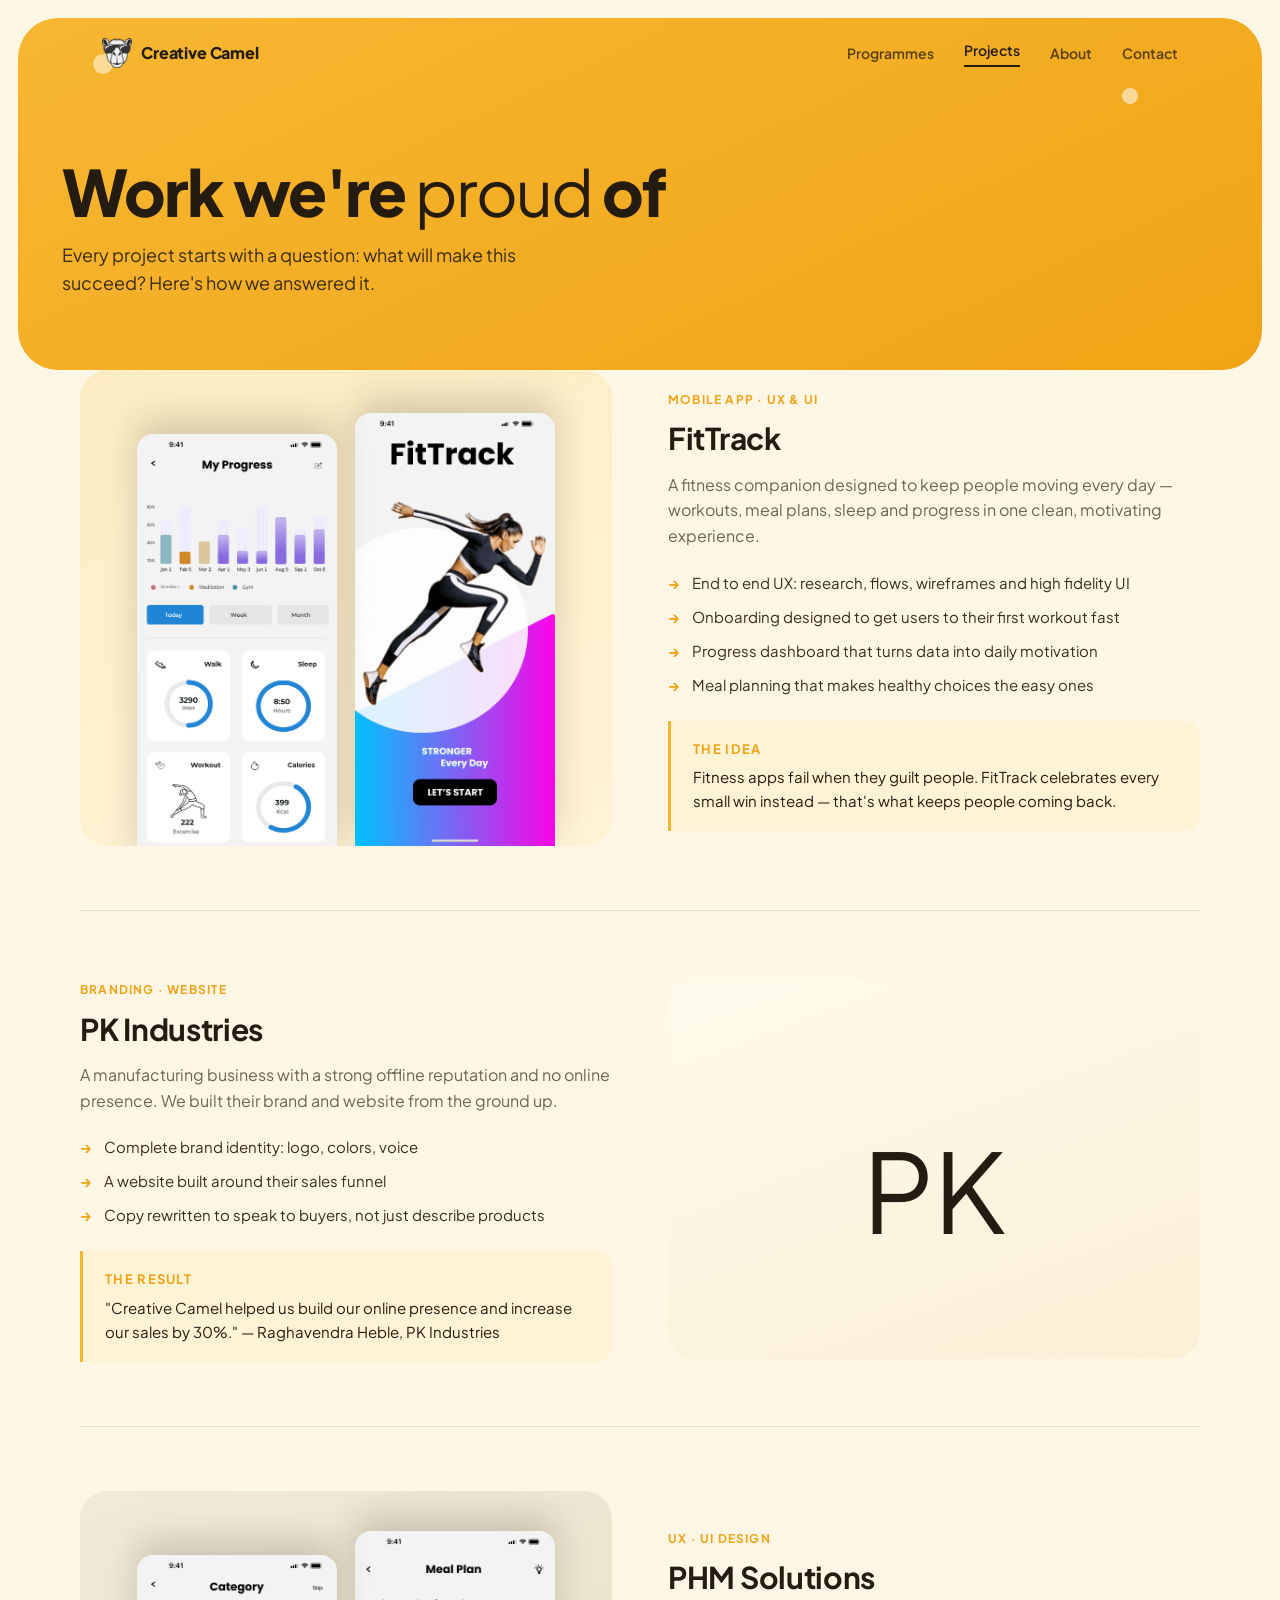
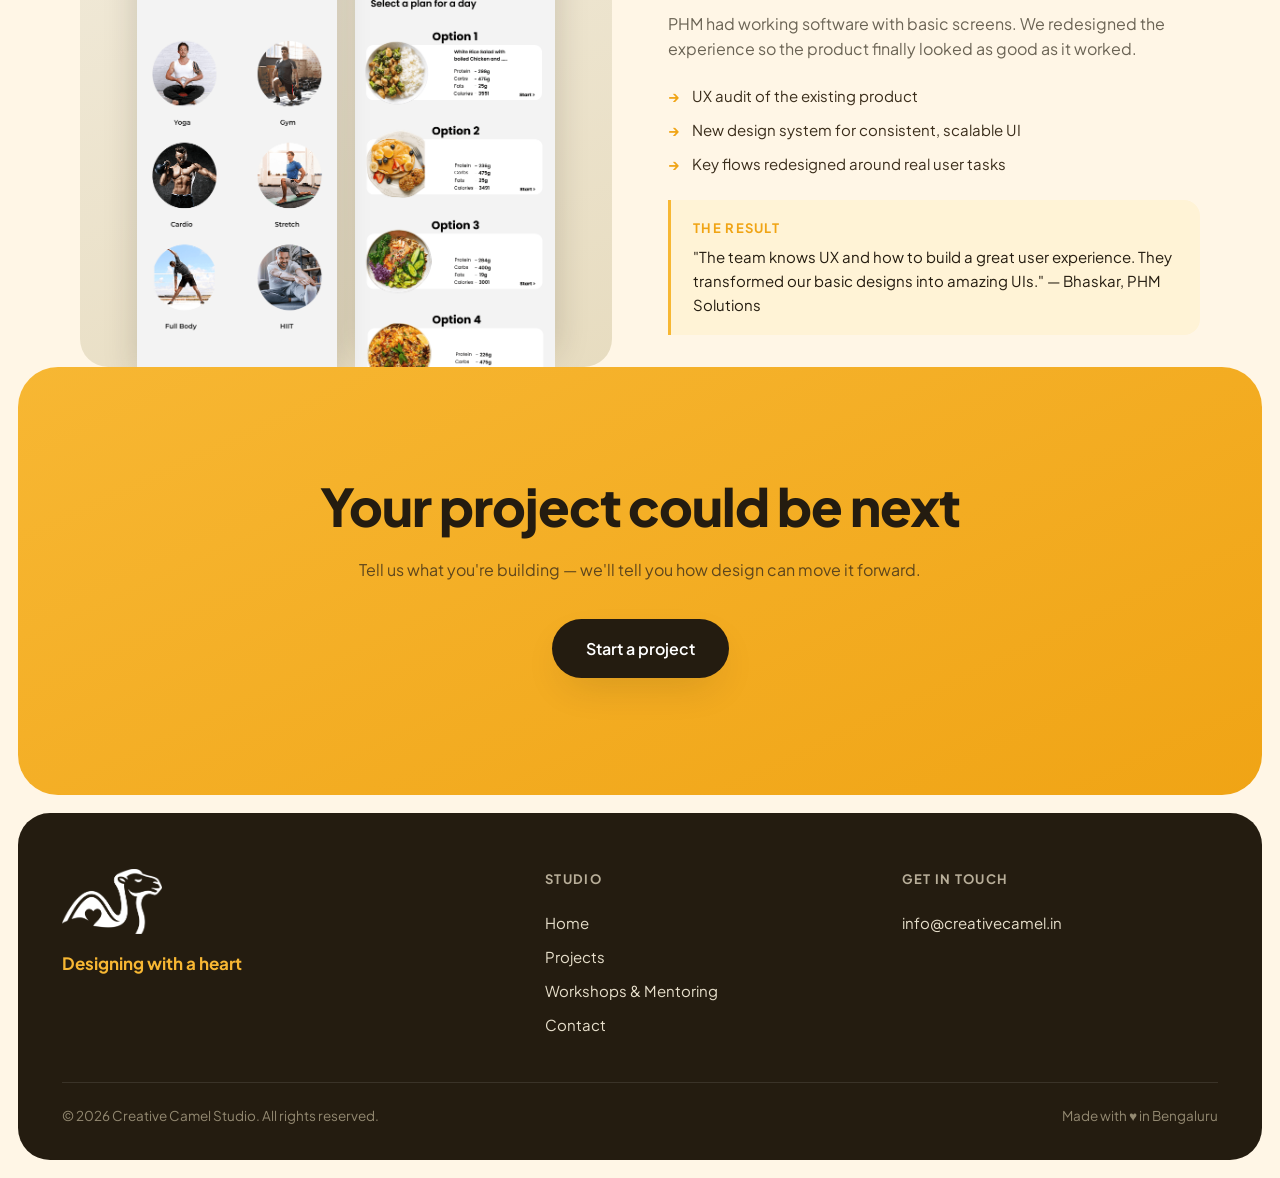
<file: projects.html>
<!DOCTYPE html>
<html lang="en">
<head>
<meta charset="UTF-8">
<meta name="viewport" content="width=device-width, initial-scale=1.0">
<title>Projects — Creative Camel Studio</title>
<meta name="description" content="Selected work by Creative Camel Studio: mobile apps, branding and UX projects that deliver measurable results.">
<meta property="og:title" content="Projects — Creative Camel Studio">
<meta property="og:description" content="Selected work: mobile apps, branding and UX projects that deliver measurable results.">
<meta property="og:type" content="website">
<meta property="og:url" content="https://creativecamel.in/projects.html">
<link rel="icon" type="image/png" href="assets/img/logo-camel-face.png">
<link rel="preconnect" href="https://fonts.googleapis.com">
<link rel="preconnect" href="https://fonts.gstatic.com" crossorigin>
<link href="https://fonts.googleapis.com/css2?family=Plus+Jakarta+Sans:ital,wght@0,300..800;1,300..800&display=swap" rel="stylesheet">
<link rel="stylesheet" href="assets/styles.css?v=66">
</head>
<body>

<div class="hero-card">
  <div class="bubble" style="width:20px;height:20px;top:36px;left:6%;opacity:.5"></div>
  <div class="bubble" style="width:16px;height:16px;top:70px;right:10%;opacity:.55"></div>

  <div class="navwrap">
    <nav aria-label="Main">
      <a class="brand" href="index.html"><img src="assets/img/logo-camel-face.png" alt="">Creative Camel</a>
      <button class="menu-btn" type="button" aria-label="Menu" aria-expanded="false"><span></span><span></span></button>
        <a class="lnk" href="index.html#programmes">Programmes</a>
        <a class="lnk on" href="index.html#projects">Projects</a>
        <a class="lnk" href="index.html#about">About</a>
        <a class="lnk" href="contact.html">Contact</a>
    </nav>
  </div>

  <div class="wrap page-hero">
    <h1>Work we're <span class="light">proud</span> of</h1>
    <p class="hero-sub">Every project starts with a question: what will make this succeed? Here's how we answered it.</p>
  </div>
</div>

<main class="wrap">

  <article class="project reveal" id="fittrack">
    <div class="shots tint-yellow">
      <img src="assets/img/fittrack-progress.png" alt="FitTrack progress dashboard with activity charts">
      <img src="assets/img/fittrack-hero.png" alt="FitTrack onboarding screen">
    </div>
    <div>
      <span class="tag">Mobile App · UX &amp; UI</span>
      <h3>FitTrack</h3>
      <p class="desc">A fitness companion designed to keep people moving every day — workouts, meal plans, sleep and progress in one clean, motivating experience.</p>
      <ul class="facts">
        <li>End to end UX: research, flows, wireframes and high fidelity UI</li>
        <li>Onboarding designed to get users to their first workout fast</li>
        <li>Progress dashboard that turns data into daily motivation</li>
        <li>Meal planning that makes healthy choices the easy ones</li>
      </ul>
      <div class="outcome">
        <b>The idea</b>
        Fitness apps fail when they guilt people. FitTrack celebrates every small win instead — that's what keeps people coming back.
      </div>
    </div>
  </article>

  <article class="project reveal" id="pk-industries">
    <div>
      <span class="tag">Branding · Website</span>
      <h3>PK Industries</h3>
      <p class="desc">A manufacturing business with a strong offline reputation and no online presence. We built their brand and website from the ground up.</p>
      <ul class="facts">
        <li>Complete brand identity: logo, colors, voice</li>
        <li>A website built around their sales funnel</li>
        <li>Copy rewritten to speak to buyers, not just describe products</li>
      </ul>
      <div class="outcome">
        <b>The result</b>
        "Creative Camel helped us build our online presence and increase our sales by 30%." — Raghavendra Heble, PK Industries
      </div>
    </div>
    <div class="shots tint-cream">
      <span class="cover-word" style="font-size:110px;margin:auto">PK</span>
    </div>
  </article>

  <article class="project reveal" id="phm-solutions">
    <div class="shots tint-ink">
      <img src="assets/img/fittrack-category.png" alt="Workout category selection screen">
      <img src="assets/img/fittrack-meal.png" alt="Meal plan selection screen">
    </div>
    <div>
      <span class="tag">UX · UI Design</span>
      <h3>PHM Solutions</h3>
      <p class="desc">PHM had working software with basic screens. We redesigned the experience so the product finally looked as good as it worked.</p>
      <ul class="facts">
        <li>UX audit of the existing product</li>
        <li>New design system for consistent, scalable UI</li>
        <li>Key flows redesigned around real user tasks</li>
      </ul>
      <div class="outcome">
        <b>The result</b>
        "The team knows UX and how to build a great user experience. They transformed our basic designs into amazing UIs." — Bhaskar, PHM Solutions
      </div>
    </div>
  </article>

</main>

<section class="cta-band">
  <div class="wrap reveal">
    <h2>Your project could be <span class="light">next</span></h2>
    <p>Tell us what you're building — we'll tell you how design can move it forward.</p>
    <a class="btn btn-primary" href="contact.html">Start a project</a>
  </div>
</section>

<footer class="site">
  <div class="wrap" style="padding:0">
    <div class="foot-grid">
      <div class="foot-brand">
        <img src="assets/img/logo-camel-heart-light.png" alt="Creative Camel Studio">
        <div class="tagline">Designing with a heart</div>
      </div>
      <div class="foot-col">
        <h4>Studio</h4>
        <a href="index.html">Home</a>
        <a href="index.html#projects">Projects</a>
        <a href="workshops.html">Workshops &amp; Mentoring</a>
        <a href="contact.html">Contact</a>
      </div>
      <div class="foot-col">
        <h4>Get in touch</h4>
        <a href="mailto:info@creativecamel.in">info@creativecamel.in</a>
      </div>
    </div>
    <div class="foot-bottom">
      <span>© <span id="year">2026</span> Creative Camel Studio. All rights reserved.</span>
      <span>Made with ♥ in Bengaluru</span>
    </div>
  </div>
</footer>

<script src="assets/script.js?v=6"></script>
<script src="assets/nav.js?v=1" defer></script>
</body>
</html>
</file>
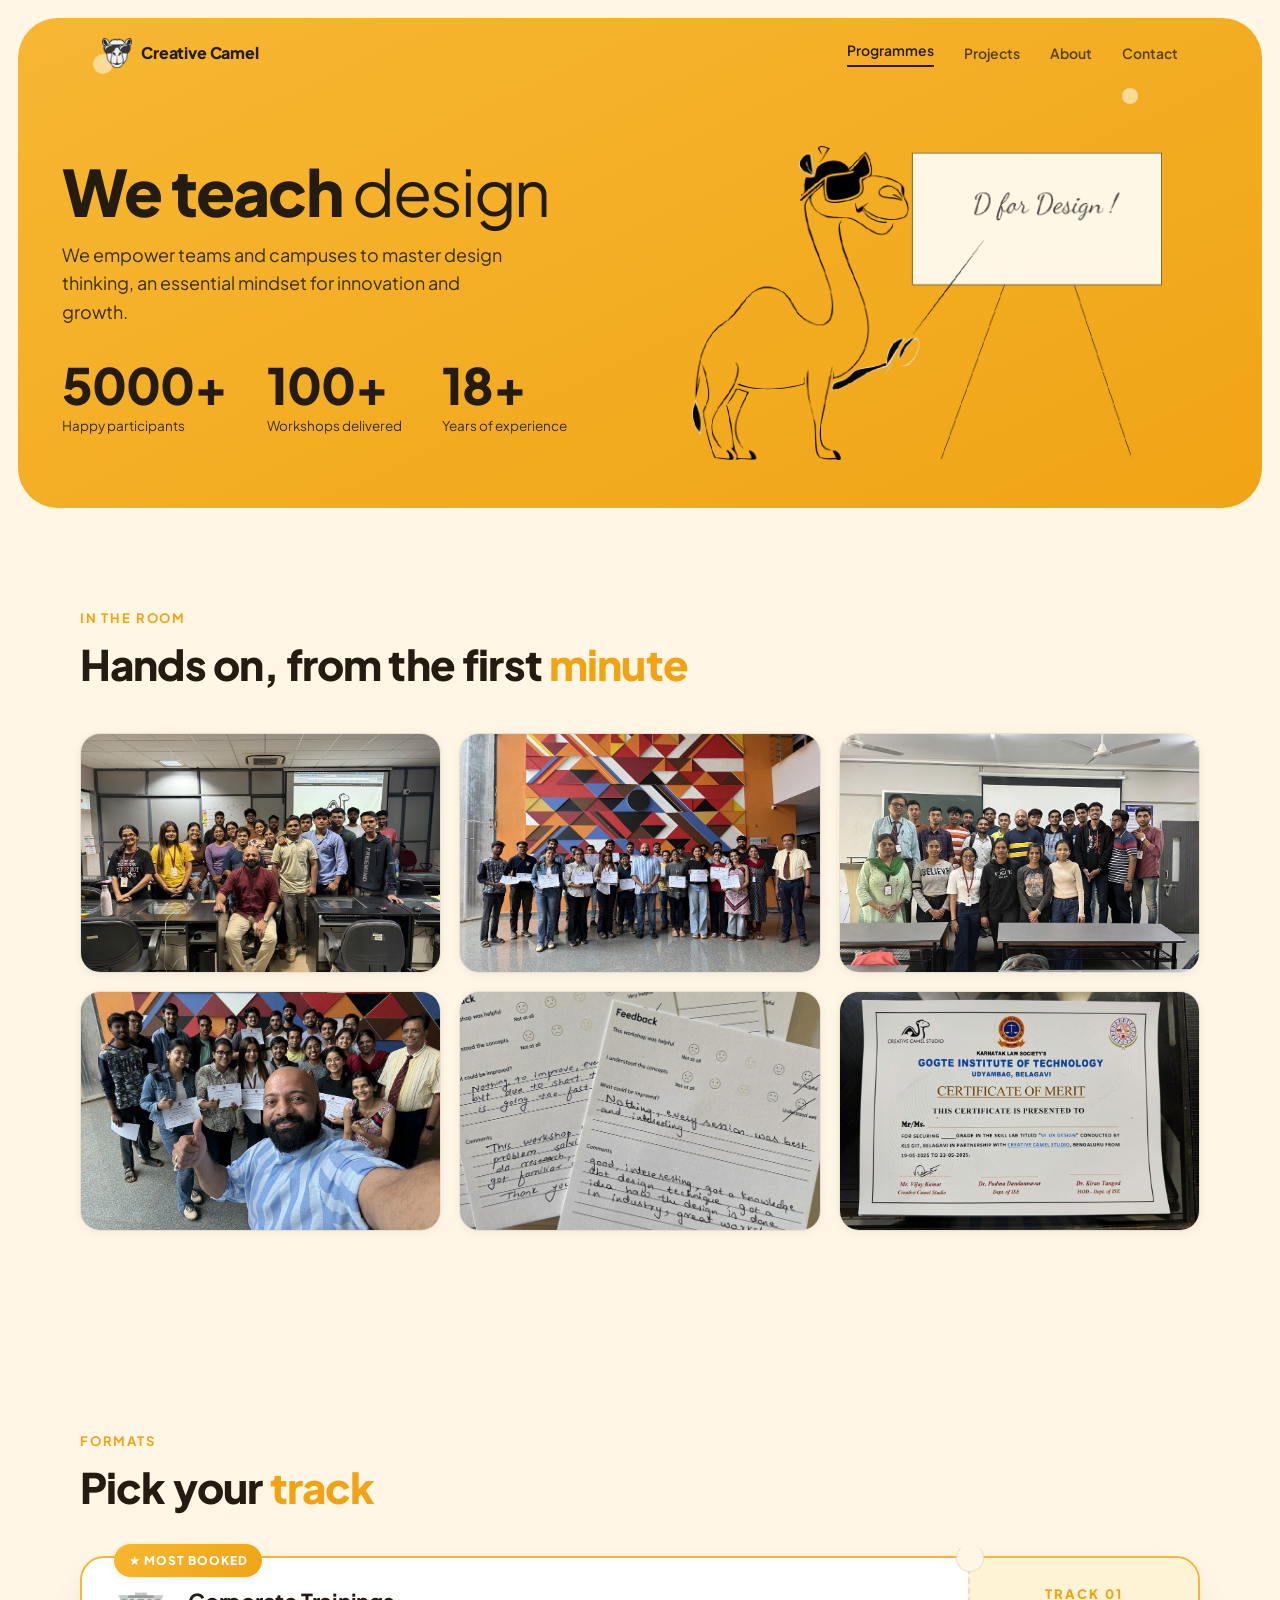
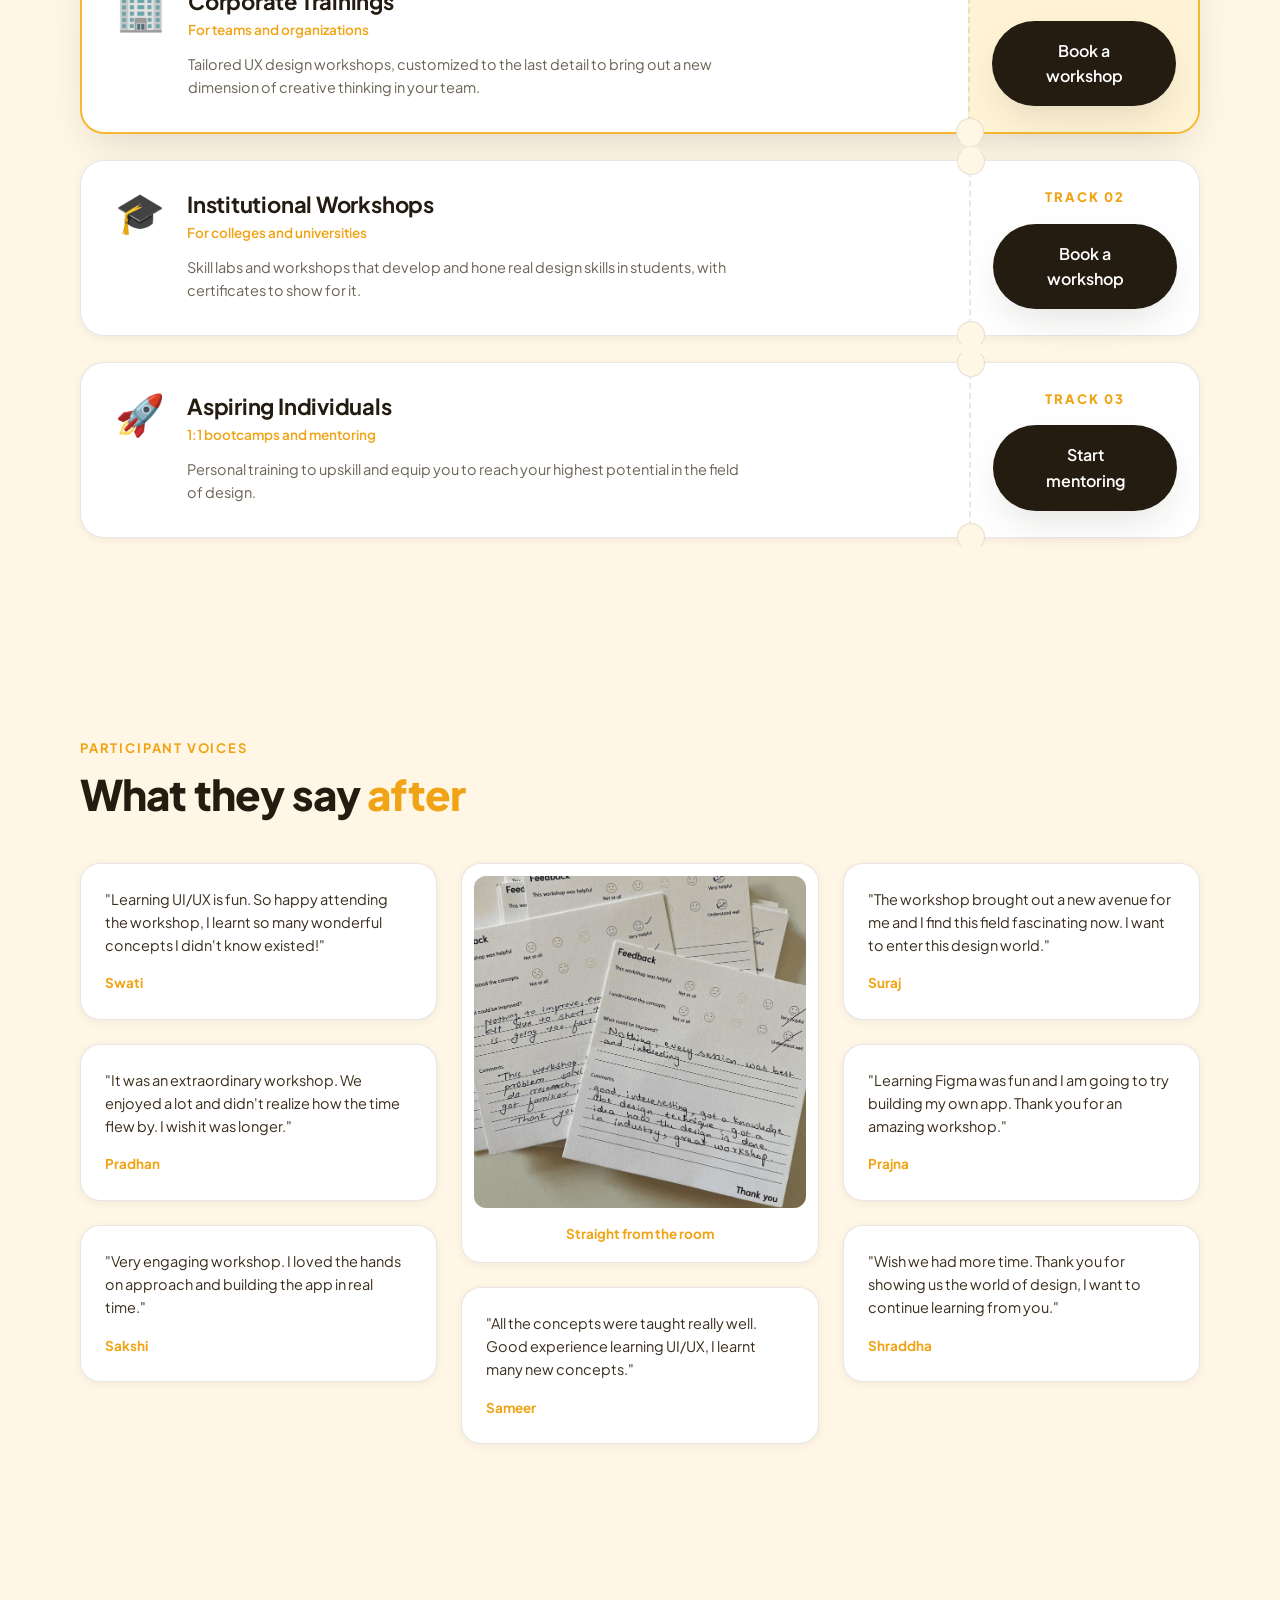
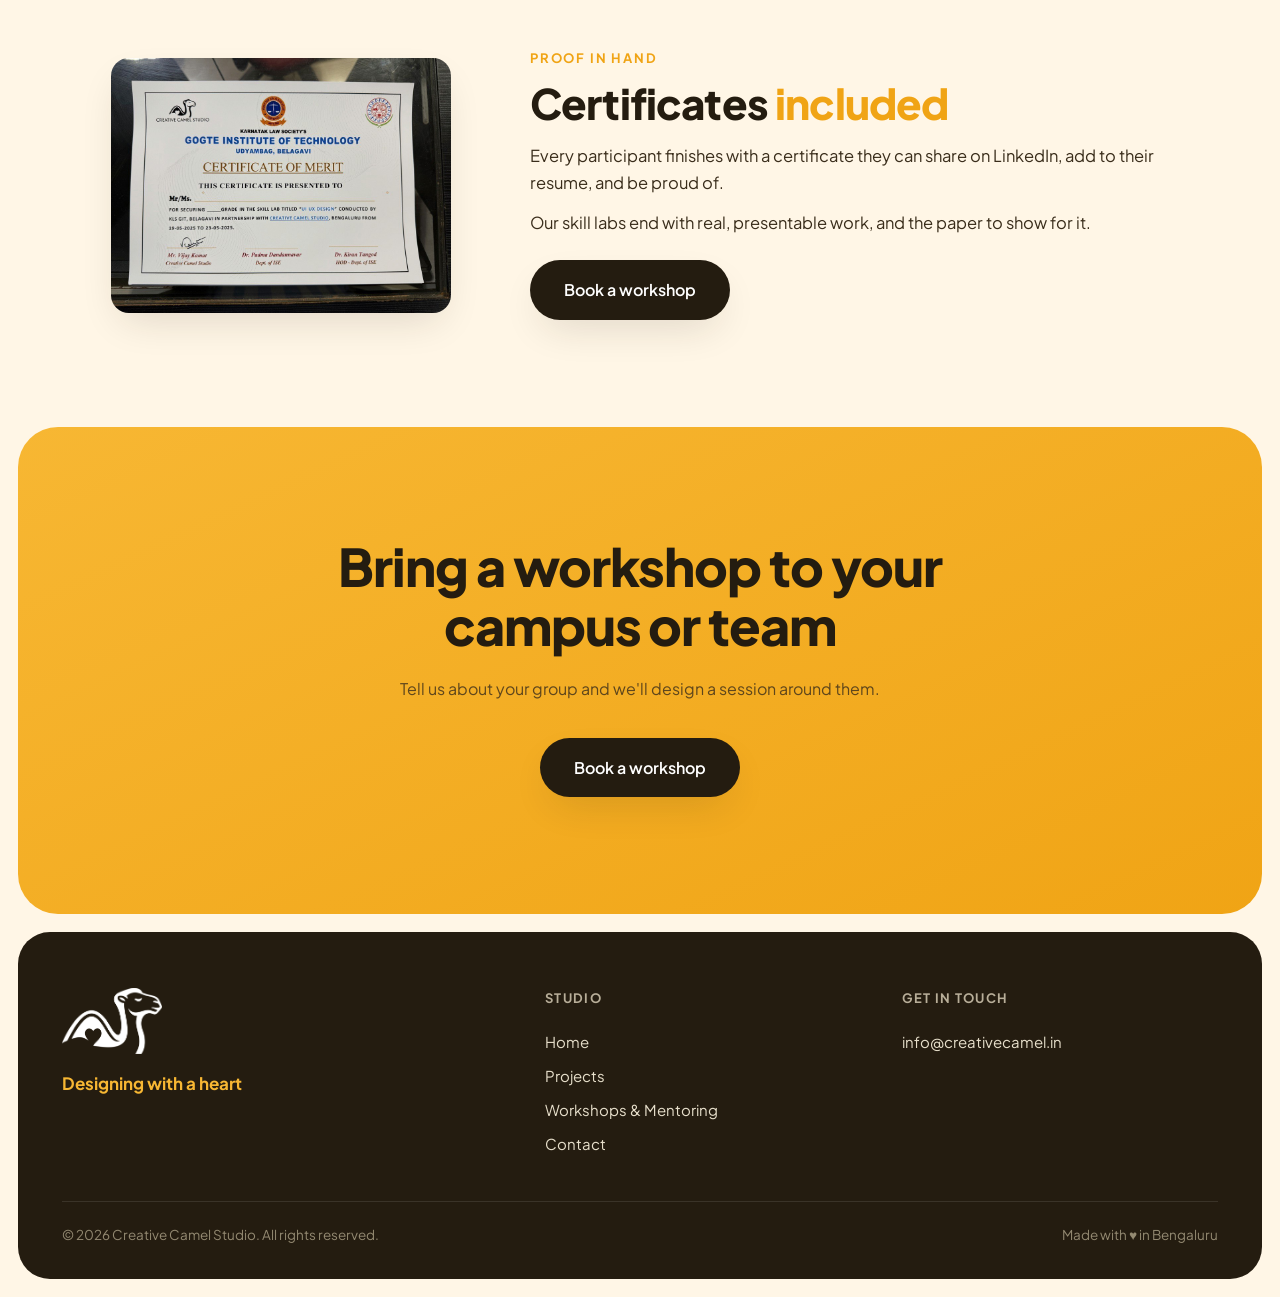
<file: workshops.html>
<!DOCTYPE html>
<html lang="en">
<head>
<meta charset="UTF-8">
<meta name="viewport" content="width=device-width, initial-scale=1.0">
<title>Workshops &amp; Mentoring — Creative Camel Studio</title>
<meta name="description" content="Design thinking and UI/UX workshops for corporates, colleges and aspiring designers. 5000+ happy participants and counting.">
<meta property="og:title" content="Workshops &amp; Mentoring — Creative Camel Studio">
<meta property="og:description" content="Design thinking and UI/UX workshops for corporates, colleges and aspiring designers. 5000+ happy participants and counting.">
<meta property="og:type" content="website">
<meta property="og:url" content="https://creativecamel.in/workshops.html">
<link rel="icon" type="image/png" href="assets/img/logo-camel-face.png">
<link rel="preconnect" href="https://fonts.googleapis.com">
<link rel="preconnect" href="https://fonts.gstatic.com" crossorigin>
<link href="https://fonts.googleapis.com/css2?family=Plus+Jakarta+Sans:ital,wght@0,300..800;1,300..800&display=swap" rel="stylesheet">
<link rel="stylesheet" href="assets/styles.css?v=66">
</head>
<body>

<div class="hero-card">
  <div class="bubble" style="width:20px;height:20px;top:36px;left:6%;opacity:.5"></div>
  <div class="bubble" style="width:16px;height:16px;top:70px;right:10%;opacity:.55"></div>

  <div class="navwrap">
    <nav aria-label="Main">
      <a class="brand" href="index.html"><img src="assets/img/logo-camel-face.png" alt="">Creative Camel</a>
      <button class="menu-btn" type="button" aria-label="Menu" aria-expanded="false"><span></span><span></span></button>
        <a class="lnk on" href="index.html#programmes">Programmes</a>
        <a class="lnk" href="index.html#projects">Projects</a>
        <a class="lnk" href="index.html#about">About</a>
        <a class="lnk" href="contact.html">Contact</a>
    </nav>
  </div>

  <div class="wrap page-hero fittrack-hero">
    <div>
      <h1>We teach <span class="light">design</span></h1>
      <p class="hero-sub">We empower teams and campuses to master design thinking, an essential mindset for innovation and growth.</p>
      <div class="ws-stats" style="margin-top:30px">
        <div><b><span data-count-to="5000">0</span>+</b><span>Happy participants</span></div>
        <div><b><span data-count-to="100">0</span>+</b><span>Workshops delivered</span></div>
        <div><b><span data-count-to="18">0</span>+</b><span>Years of experience</span></div>
      </div>
    </div>
    <img src="assets/img/camel-teaching.png" style="max-width:470px;justify-self:center" alt="A camel in a graduation cap teaching at a board that reads D for Design">
  </div>
</div>

<section class="section">
  <div class="wrap">
    <div class="section-head reveal">
      <div>
        <span class="kicker">In the room</span>
        <h2>Hands on, from the first <span class="serif-accent">minute</span></h2>
      </div>
    </div>
    <div class="gallery reveal">
      <img src="assets/img/workshop-classroom.jpg" alt="Design workshop session in a college computer lab">
      <img src="assets/img/workshop-group.jpg" alt="Participants with their course completion certificates">
      <img src="assets/img/workshop-group2.jpg" alt="Workshop group photo in a college classroom">
      <img src="assets/img/workshop-certificates.jpg" alt="Celebrating certificates after a UI/UX skill lab">
      <img src="assets/img/workshop-feedback.jpg" alt="Handwritten feedback cards from workshop participants">
      <img src="assets/img/workshop-certificate.jpg?v=2" alt="Certificate of merit from a UI/UX design skill lab">
    </div>
  </div>
</section>

<section class="section">
  <div class="wrap">
    <div class="section-head reveal">
      <div>
        <span class="kicker">Formats</span>
        <h2>Pick your <span class="serif-accent">track</span></h2>
      </div>
    </div>
    <div class="tracks">
      <div class="ticket featured reveal">
        <span class="ribbon">★ Most booked</span>
        <div class="ticket-main">
          <span class="icon" aria-hidden="true">🏢</span>
          <div>
            <h3>Corporate Trainings</h3>
            <span class="aud">For teams and organizations</span>
            <p>Tailored UX design workshops, customized to the last detail to bring out a new dimension of creative thinking in your team.</p>
            <ul class="topics">
              <li>What is design?</li><li>Why UX matters</li>
              <li>Design thinking</li><li>UI/UX best practices</li>
              <li>Design process</li><li>Tools &amp; tech</li>
              <li>Prototyping</li><li>Usability testing</li>
            </ul>
          </div>
        </div>
        <div class="ticket-stub">
          <span class="track-no">Track 01</span>
          <a class="btn btn-primary" href="contact.html">Book a workshop</a>
        </div>
      </div>
      <div class="ticket reveal reveal-d1">
        <div class="ticket-main">
          <span class="icon" aria-hidden="true">🎓</span>
          <div>
            <h3>Institutional Workshops</h3>
            <span class="aud">For colleges and universities</span>
            <p>Skill labs and workshops that develop and hone real design skills in students, with certificates to show for it.</p>
            <ul class="topics">
              <li>What is design?</li><li>Why UX matters</li>
              <li>Design thinking</li><li>UI/UX best practices</li>
              <li>Design process</li><li>Tools &amp; tech</li>
              <li>Prototyping</li><li>Usability testing</li>
            </ul>
          </div>
        </div>
        <div class="ticket-stub">
          <span class="track-no">Track 02</span>
          <a class="btn btn-primary" href="contact.html">Book a workshop</a>
        </div>
      </div>
      <div class="ticket reveal reveal-d2">
        <div class="ticket-main">
          <span class="icon" aria-hidden="true">🚀</span>
          <div>
            <h3>Aspiring Individuals</h3>
            <span class="aud">1:1 bootcamps and mentoring</span>
            <p>Personal training to upskill and equip you to reach your highest potential in the field of design.</p>
            <ul class="topics">
              <li>What is design?</li><li>Why UX matters</li>
              <li>Design thinking</li><li>UI/UX best practices</li>
              <li>Design process</li><li>Tools &amp; tech</li>
              <li>Prototyping</li><li>Usability testing</li>
            </ul>
          </div>
        </div>
        <div class="ticket-stub">
          <span class="track-no">Track 03</span>
          <a class="btn btn-primary" href="contact.html">Start mentoring</a>
        </div>
      </div>
    </div>
  </div>
</section>

<section class="section">
  <div class="wrap">
    <div class="section-head reveal">
      <div>
        <span class="kicker">Participant voices</span>
        <h2>What they say <span class="serif-accent">after</span></h2>
      </div>
    </div>
    <div class="mini-quotes reveal">
      <div class="mini-quote"><p>"Learning UI/UX is fun. So happy attending the workshop, I learnt so many wonderful concepts I didn't know existed!"</p><b>Swati</b></div>
      <div class="mini-quote"><p>"It was an extraordinary workshop. We enjoyed a lot and didn't realize how the time flew by. I wish it was longer."</p><b>Pradhan</b></div>
      <div class="mini-quote"><p>"Very engaging workshop. I loved the hands on approach and building the app in real time."</p><b>Sakshi</b></div>
      <div class="mini-quote quote-photo"><img src="assets/img/workshop-feedback.jpg" alt="Handwritten feedback cards from workshop participants"><b>Straight from the room</b></div>
      <div class="mini-quote"><p>"All the concepts were taught really well. Good experience learning UI/UX, I learnt many new concepts."</p><b>Sameer</b></div>
      <div class="mini-quote"><p>"The workshop brought out a new avenue for me and I find this field fascinating now. I want to enter this design world."</p><b>Suraj</b></div>
      <div class="mini-quote"><p>"Learning Figma was fun and I am going to try building my own app. Thank you for an amazing workshop."</p><b>Prajna</b></div>
      <div class="mini-quote"><p>"Wish we had more time. Thank you for showing us the world of design, I want to continue learning from you."</p><b>Shraddha</b></div>
    </div>
  </div>
</section>

<section class="section">
  <div class="wrap">
    <div class="blu-grid">
      <img class="reveal cert-photo" src="assets/img/workshop-certificate.jpg?v=2" alt="Certificate of merit from a UI/UX design skill lab, co-branded with Creative Camel Studio">
      <div class="reveal reveal-d1">
        <span class="kicker">Proof in hand</span>
        <h2>Certificates <span class="serif-accent">included</span></h2>
        <p class="blu-lead">Every participant finishes with a certificate they can share on LinkedIn, add to their resume, and be proud of.</p>
        <p class="blu-lead">Our skill labs end with real, presentable work, and the paper to show for it.</p>
        <a class="btn btn-primary" href="contact.html">Book a workshop</a>
      </div>
    </div>
  </div>
</section>

<section class="cta-band">
  <div class="wrap reveal">
    <h2>Bring a workshop to your <span class="light">campus or team</span></h2>
    <p>Tell us about your group and we'll design a session around them.</p>
    <a class="btn btn-primary" href="contact.html">Book a workshop</a>
  </div>
</section>

<footer class="site">
  <div class="wrap" style="padding:0">
    <div class="foot-grid">
      <div class="foot-brand">
        <img src="assets/img/logo-camel-heart-light.png" alt="Creative Camel Studio">
        <div class="tagline">Designing with a heart</div>
      </div>
      <div class="foot-col">
        <h4>Studio</h4>
        <a href="index.html">Home</a>
        <a href="index.html#projects">Projects</a>
        <a href="workshops.html">Workshops &amp; Mentoring</a>
        <a href="contact.html">Contact</a>
      </div>
      <div class="foot-col">
        <h4>Get in touch</h4>
        <a href="mailto:info@creativecamel.in">info@creativecamel.in</a>
      </div>
    </div>
    <div class="foot-bottom">
      <span>© <span id="year">2026</span> Creative Camel Studio. All rights reserved.</span>
      <span>Made with ♥ in Bengaluru</span>
    </div>
  </div>
</footer>

<script src="assets/script.js?v=6"></script>
<script src="assets/nav.js?v=1" defer></script>
</body>
</html>
</file>
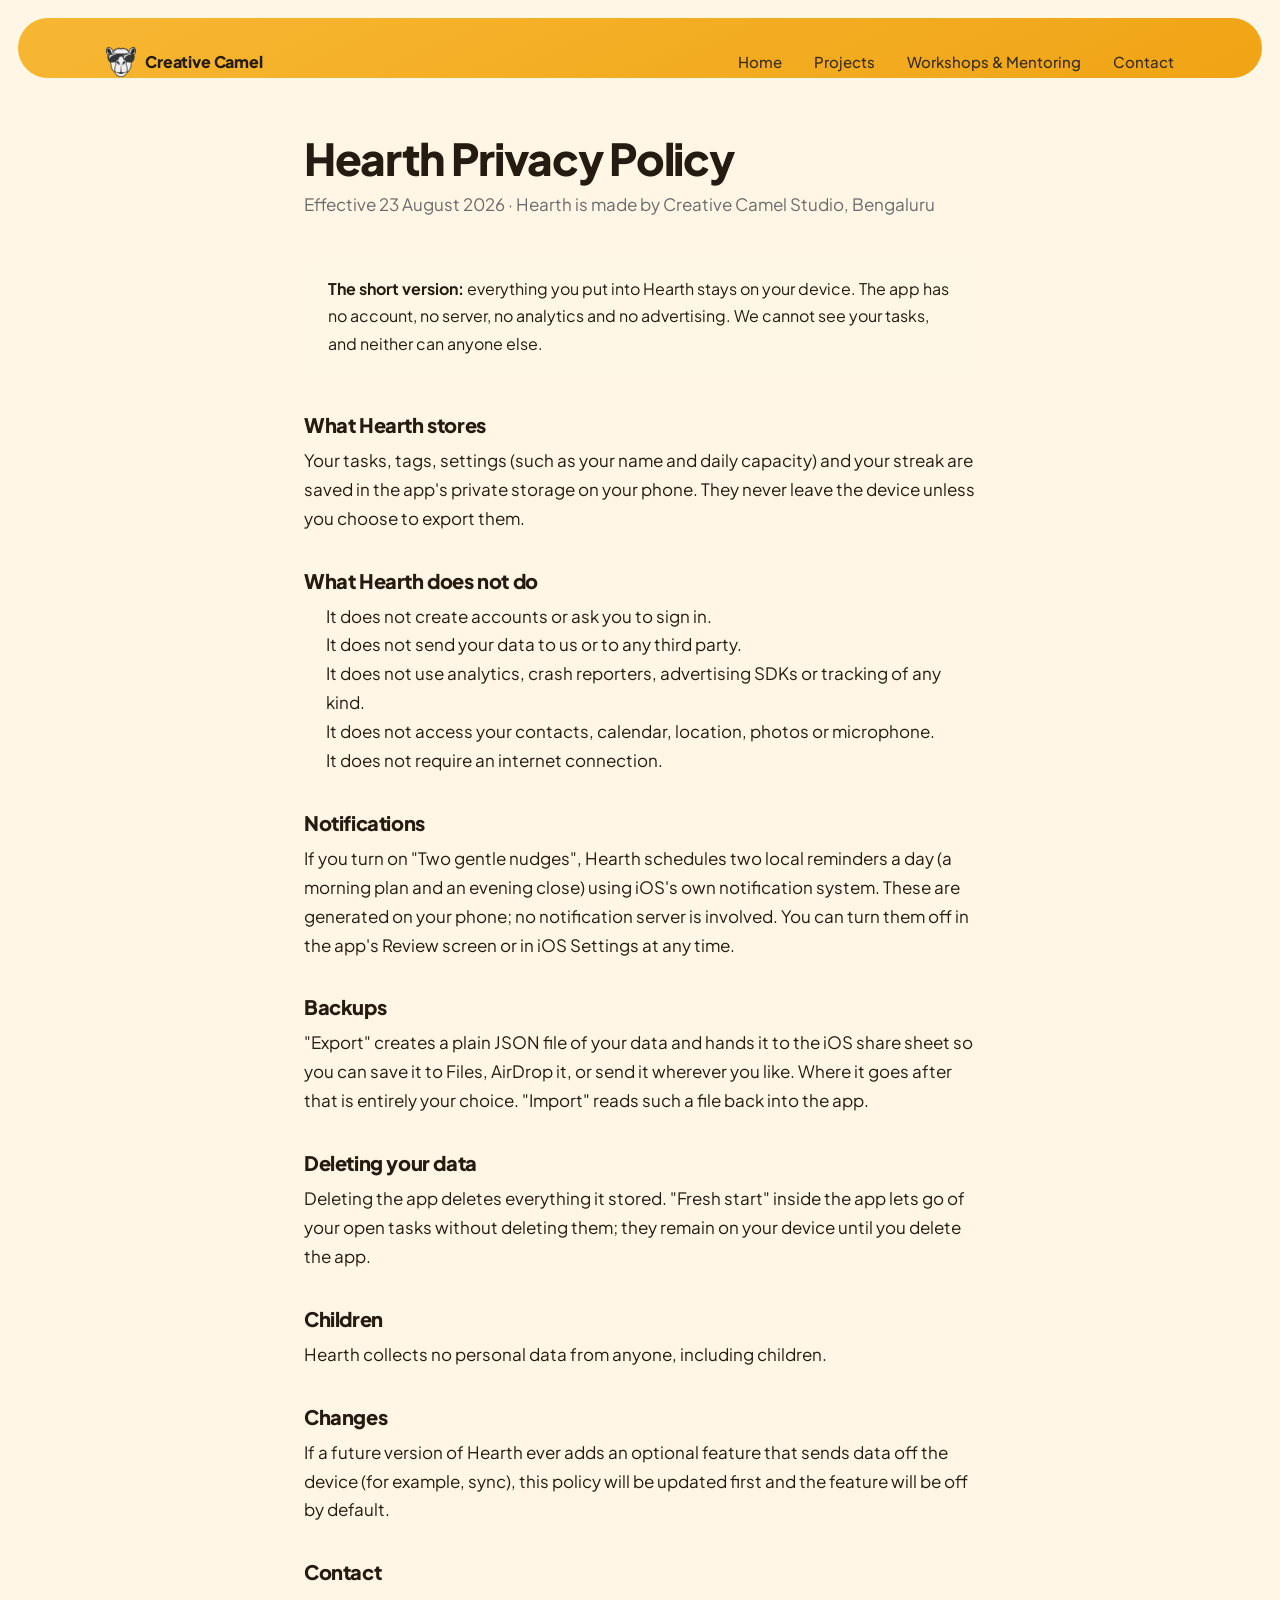
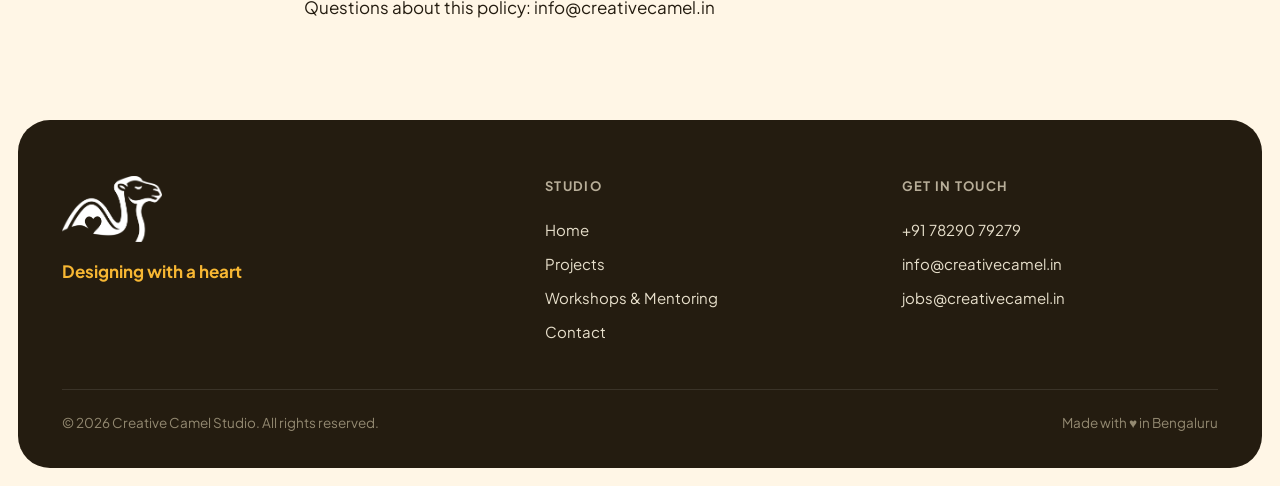
<file: hearth/privacy.html>
<!DOCTYPE html>
<html lang="en">
<head>
<meta charset="UTF-8">
<meta name="viewport" content="width=device-width, initial-scale=1.0">
<title>Hearth Privacy Policy — Creative Camel Studio</title>
<meta name="description" content="Hearth keeps everything on your device. No account, no tracking, no servers. Here is exactly what the app does and doesn't do with your data.">
<meta property="og:title" content="Hearth Privacy Policy">
<meta property="og:type" content="website">
<meta property="og:url" content="https://creativecamel.in/hearth/privacy.html">
<link rel="icon" type="image/png" href="../assets/img/logo-camel-face.png">
<link rel="preconnect" href="https://fonts.googleapis.com">
<link rel="preconnect" href="https://fonts.gstatic.com" crossorigin>
<link href="https://fonts.googleapis.com/css2?family=Plus+Jakarta+Sans:ital,wght@0,300..800;1,300..800&display=swap" rel="stylesheet">
<link rel="stylesheet" href="../assets/styles.css?v=60">
<style>
.legal{max-width:720px;margin:0 auto;padding:56px 24px 80px;line-height:1.7}
.legal h1{font-size:clamp(32px,5vw,44px);line-height:1.1;margin:0 0 8px}
.legal .sub{color:#6b6b6b;margin:0 0 36px}
.legal h2{font-size:20px;margin:36px 0 10px}
.legal p,.legal li{font-size:17px}
.legal ul{padding-left:22px}
.legal .box{background:#FEF7E5;border-radius:16px;padding:20px 24px;margin:0 0 24px}
</style>
</head>
<body>

<div class="hero-card" style="padding-bottom:0">
  <div class="wrap">
    <nav class="nav-inner" aria-label="Main">
      <a class="brand" href="../index.html"><img src="../assets/img/logo-camel-face.png" alt="Creative Camel logo">Creative Camel</a>
      <div class="nav-links" id="navLinks">
        <a href="../index.html">Home</a>
        <a href="../index.html#projects">Projects</a>
        <a href="../workshops.html">Workshops &amp; Mentoring</a>
        <a href="../contact.html">Contact</a>
      </div>
      <button class="nav-toggle" aria-label="Menu" aria-expanded="false" aria-controls="navLinks">☰</button>
    </nav>
  </div>
</div>

<main class="legal">
  <h1>Hearth Privacy Policy</h1>
  <p class="sub">Effective 23 August 2026 · Hearth is made by Creative Camel Studio, Bengaluru</p>

  <div class="box"><strong>The short version:</strong> everything you put into Hearth stays on your device. The app has no account, no server, no analytics and no advertising. We cannot see your tasks, and neither can anyone else.</div>

  <h2>What Hearth stores</h2>
  <p>Your tasks, tags, settings (such as your name and daily capacity) and your streak are saved in the app's private storage on your phone. They never leave the device unless you choose to export them.</p>

  <h2>What Hearth does not do</h2>
  <ul>
    <li>It does not create accounts or ask you to sign in.</li>
    <li>It does not send your data to us or to any third party.</li>
    <li>It does not use analytics, crash reporters, advertising SDKs or tracking of any kind.</li>
    <li>It does not access your contacts, calendar, location, photos or microphone.</li>
    <li>It does not require an internet connection.</li>
  </ul>

  <h2>Notifications</h2>
  <p>If you turn on "Two gentle nudges", Hearth schedules two local reminders a day (a morning plan and an evening close) using iOS's own notification system. These are generated on your phone; no notification server is involved. You can turn them off in the app's Review screen or in iOS Settings at any time.</p>

  <h2>Backups</h2>
  <p>"Export" creates a plain JSON file of your data and hands it to the iOS share sheet so you can save it to Files, AirDrop it, or send it wherever you like. Where it goes after that is entirely your choice. "Import" reads such a file back into the app.</p>

  <h2>Deleting your data</h2>
  <p>Deleting the app deletes everything it stored. "Fresh start" inside the app lets go of your open tasks without deleting them; they remain on your device until you delete the app.</p>

  <h2>Children</h2>
  <p>Hearth collects no personal data from anyone, including children.</p>

  <h2>Changes</h2>
  <p>If a future version of Hearth ever adds an optional feature that sends data off the device (for example, sync), this policy will be updated first and the feature will be off by default.</p>

  <h2>Contact</h2>
  <p>Questions about this policy: <a href="mailto:info@creativecamel.in">info@creativecamel.in</a></p>
</main>

<footer class="site">
  <div class="wrap" style="padding:0">
    <div class="foot-grid">
      <div class="foot-brand">
        <img src="../assets/img/logo-camel-heart-light.png" alt="Creative Camel Studio">
        <div class="tagline">Designing with a heart</div>
      </div>
      <div class="foot-col">
        <h4>Studio</h4>
        <a href="../index.html">Home</a>
        <a href="../index.html#projects">Projects</a>
        <a href="../workshops.html">Workshops &amp; Mentoring</a>
        <a href="../contact.html">Contact</a>
      </div>
      <div class="foot-col">
        <h4>Get in touch</h4>
        <a href="tel:+917829079279">+91 78290 79279</a>
        <a href="mailto:info@creativecamel.in">info@creativecamel.in</a>
        <a href="mailto:jobs@creativecamel.in">jobs@creativecamel.in</a>
      </div>
    </div>
    <div class="foot-bottom">
      <span>© <span id="year">2026</span> Creative Camel Studio. All rights reserved.</span>
      <span>Made with ♥ in Bengaluru</span>
    </div>
  </div>
</footer>

<script src="../assets/script.js?v=5"></script>
</body>
</html>
</file>
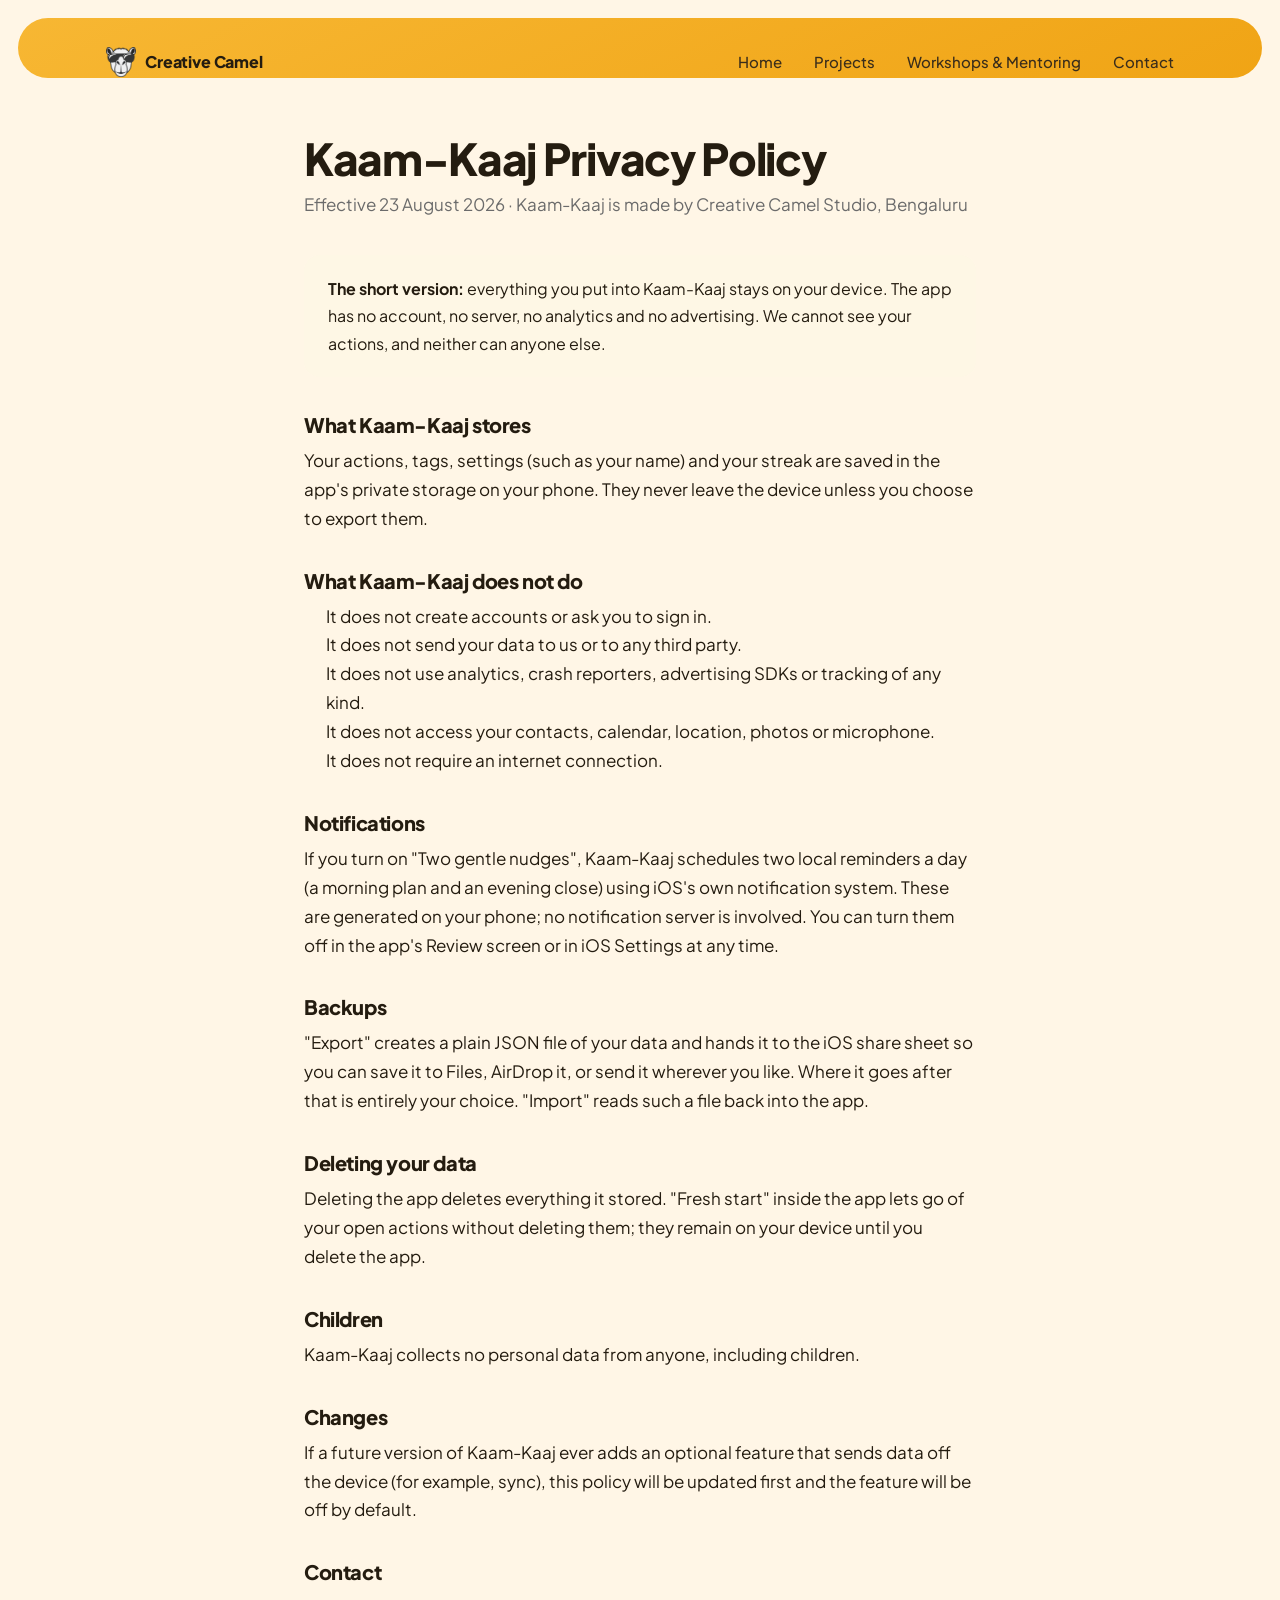
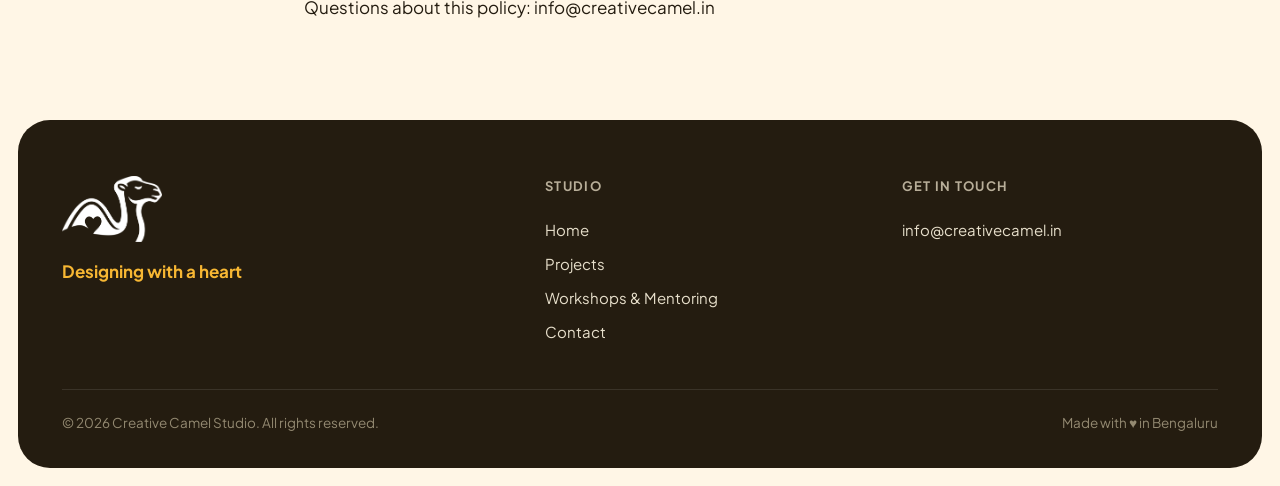
<file: kaam-kaaj/privacy.html>
<!DOCTYPE html>
<html lang="en">
<head>
<meta charset="UTF-8">
<meta name="viewport" content="width=device-width, initial-scale=1.0">
<title>Kaam-Kaaj Privacy Policy — Creative Camel Studio</title>
<meta name="description" content="Kaam-Kaaj keeps everything on your device. No account, no tracking, no servers. Here is exactly what the app does and doesn't do with your data.">
<meta property="og:title" content="Kaam-Kaaj Privacy Policy">
<meta property="og:type" content="website">
<meta property="og:url" content="https://creativecamel.in/kaam-kaaj/privacy.html">
<link rel="icon" type="image/png" href="../assets/img/logo-camel-face.png">
<link rel="preconnect" href="https://fonts.googleapis.com">
<link rel="preconnect" href="https://fonts.gstatic.com" crossorigin>
<link href="https://fonts.googleapis.com/css2?family=Plus+Jakarta+Sans:ital,wght@0,300..800;1,300..800&display=swap" rel="stylesheet">
<link rel="stylesheet" href="../assets/styles.css?v=62">
<style>
.legal{max-width:720px;margin:0 auto;padding:56px 24px 80px;line-height:1.7}
.legal h1{font-size:clamp(32px,5vw,44px);line-height:1.1;margin:0 0 8px}
.legal .sub{color:#6b6b6b;margin:0 0 36px}
.legal h2{font-size:20px;margin:36px 0 10px}
.legal p,.legal li{font-size:17px}
.legal ul{padding-left:22px}
.legal .box{background:#FEF7E5;border-radius:16px;padding:20px 24px;margin:0 0 24px}
</style>
</head>
<body>

<div class="hero-card" style="padding-bottom:0">
  <div class="wrap">
    <nav class="nav-inner" aria-label="Main">
      <a class="brand" href="../index.html"><img src="../assets/img/logo-camel-face.png" alt="Creative Camel logo">Creative Camel</a>
      <div class="nav-links" id="navLinks">
        <a href="../index.html">Home</a>
        <a href="../index.html#projects">Projects</a>
        <a href="../workshops.html">Workshops &amp; Mentoring</a>
        <a href="../contact.html">Contact</a>
      </div>
      <button class="nav-toggle" aria-label="Menu" aria-expanded="false" aria-controls="navLinks">☰</button>
    </nav>
  </div>
</div>

<main class="legal">
  <h1>Kaam-Kaaj Privacy Policy</h1>
  <p class="sub">Effective 23 August 2026 · Kaam-Kaaj is made by Creative Camel Studio, Bengaluru</p>

  <div class="box"><strong>The short version:</strong> everything you put into Kaam-Kaaj stays on your device. The app has no account, no server, no analytics and no advertising. We cannot see your actions, and neither can anyone else.</div>

  <h2>What Kaam-Kaaj stores</h2>
  <p>Your actions, tags, settings (such as your name) and your streak are saved in the app's private storage on your phone. They never leave the device unless you choose to export them.</p>

  <h2>What Kaam-Kaaj does not do</h2>
  <ul>
    <li>It does not create accounts or ask you to sign in.</li>
    <li>It does not send your data to us or to any third party.</li>
    <li>It does not use analytics, crash reporters, advertising SDKs or tracking of any kind.</li>
    <li>It does not access your contacts, calendar, location, photos or microphone.</li>
    <li>It does not require an internet connection.</li>
  </ul>

  <h2>Notifications</h2>
  <p>If you turn on "Two gentle nudges", Kaam-Kaaj schedules two local reminders a day (a morning plan and an evening close) using iOS's own notification system. These are generated on your phone; no notification server is involved. You can turn them off in the app's Review screen or in iOS Settings at any time.</p>

  <h2>Backups</h2>
  <p>"Export" creates a plain JSON file of your data and hands it to the iOS share sheet so you can save it to Files, AirDrop it, or send it wherever you like. Where it goes after that is entirely your choice. "Import" reads such a file back into the app.</p>

  <h2>Deleting your data</h2>
  <p>Deleting the app deletes everything it stored. "Fresh start" inside the app lets go of your open actions without deleting them; they remain on your device until you delete the app.</p>

  <h2>Children</h2>
  <p>Kaam-Kaaj collects no personal data from anyone, including children.</p>

  <h2>Changes</h2>
  <p>If a future version of Kaam-Kaaj ever adds an optional feature that sends data off the device (for example, sync), this policy will be updated first and the feature will be off by default.</p>

  <h2>Contact</h2>
  <p>Questions about this policy: <a href="mailto:info@creativecamel.in">info@creativecamel.in</a></p>
</main>

<footer class="site">
  <div class="wrap" style="padding:0">
    <div class="foot-grid">
      <div class="foot-brand">
        <img src="../assets/img/logo-camel-heart-light.png" alt="Creative Camel Studio">
        <div class="tagline">Designing with a heart</div>
      </div>
      <div class="foot-col">
        <h4>Studio</h4>
        <a href="../index.html">Home</a>
        <a href="../index.html#projects">Projects</a>
        <a href="../workshops.html">Workshops &amp; Mentoring</a>
        <a href="../contact.html">Contact</a>
      </div>
      <div class="foot-col">
        <h4>Get in touch</h4>
        <a href="mailto:info@creativecamel.in">info@creativecamel.in</a>
      </div>
    </div>
    <div class="foot-bottom">
      <span>© <span id="year">2026</span> Creative Camel Studio. All rights reserved.</span>
      <span>Made with ♥ in Bengaluru</span>
    </div>
  </div>
</footer>

<script src="../assets/script.js?v=6"></script>
</body>
</html>
</file>
<file: assets/concept.css>
/* Creative Camel — the 2026 site. Shared by index.html and contact.html,
   so the nav, the hero card and the footer stay identical between them. */
:root{
  --cream:#FFF6E6; --yellow-500:#F7B733; --yellow-600:#F0A415;
  --yellow-100:#FDECC3; --yellow-50:#FFF3D6;
  --ink:#241C10; --ink-soft:#3A2D1B; --grey:#6B6455; --grey-light:#A79C89;
  --white:#FFFFFF; --heart-red:#FF3B30; --violet:#4A2673; --hl-red:#9A1B11;
  --line:rgba(36,28,16,.10); --line-2:rgba(36,28,16,.16);
  --shadow-sm:0 2px 10px rgba(36,28,16,.06);
  --shadow-md:0 16px 40px -12px rgba(36,28,16,.16);
  --shadow-lg:0 30px 70px -20px rgba(36,28,16,.24);
  --font:"Plus Jakarta Sans",system-ui,sans-serif;
  /* existing house tokens — extended, not forked */
  --ease-spring:cubic-bezier(.32,.72,0,1);
  --ease-tap:cubic-bezier(.4,0,.2,1);
}
*{box-sizing:border-box}
html{scroll-behavior:smooth}
body{margin:0;background:var(--cream);color:var(--ink);font-family:var(--font);
  -webkit-font-smoothing:antialiased;line-height:1.55;overflow-x:hidden}
.wrap{max-width:1240px;margin:0 auto;padding:0 22px}
a{text-decoration:none;color:inherit}

/* ══ concept banner ══ */
.note{background:var(--ink);color:#EDE4D2;font-size:13px;padding:11px 22px;text-align:center}
.note b{color:#fff}

/* ══ ENTRANCE CHOREOGRAPHY ══ */
@keyframes riseIn{from{opacity:0;transform:translateY(20px)}to{opacity:1;transform:none}}
@keyframes markIn{from{opacity:0;transform:scale(.965) translateY(14px)}to{opacity:1;transform:none}}
@keyframes fadeIn{from{opacity:0}to{opacity:1}}
@keyframes bloom{from{transform:translate(0,0) scale(1)}to{transform:translate(-70px,46px) scale(1.12)}}
.r{animation:riseIn .62s var(--ease-spring) both}
.d1{animation-delay:.07s}.d2{animation-delay:.14s}.d3{animation-delay:.21s}
.d4{animation-delay:.28s}.d5{animation-delay:.35s}.d6{animation-delay:.42s}
.d7{animation-delay:.49s}.d8{animation-delay:.56s}

/* ══ HERO — large ══ */
.hero{padding:0}
.hero-card{
  position:relative;overflow:hidden;border-radius:40px;margin:18px;
  background:linear-gradient(135deg,var(--yellow-500),var(--yellow-600));
  min-height:52vh;display:flex;flex-direction:column;padding:20px 44px 34px;
}
/* content sits in a constrained column inside the card — same as the live site,
   so nothing runs to the card edge on a wide screen */
.hwrap{max-width:1200px;margin:0 auto;padding:0 40px;width:100%;
  flex:1;display:flex;flex-direction:column}
.hero-card::after{ /* soft light bloom, purely decorative */
  content:"";position:absolute;width:760px;height:760px;right:-200px;top:-280px;
  background:radial-gradient(circle,rgba(255,255,255,.34),transparent 62%);
  pointer-events:none;animation:fadeIn 1.4s var(--ease-spring) both,bloom 19s ease-in-out infinite alternate
}
nav{display:flex;align-items:center;gap:30px;font-size:14px;font-weight:600;
  position:relative;z-index:3;padding-bottom:10px}
.brand{display:flex;align-items:center;gap:9px;font-weight:800;font-size:16px;margin-right:auto}
.brand img{width:30px;height:30px;object-fit:contain}
nav a.lnk{opacity:.75;transition:opacity .22s var(--ease-spring)}
nav a.lnk.on{opacity:1;border-bottom:2px solid var(--ink);padding-bottom:3px}
@media(hover:hover) and (pointer:fine){nav a.lnk:hover{opacity:1}}

.hero-body{flex:1;display:grid;grid-template-columns:1.06fr .94fr;gap:26px;
  align-items:center;position:relative;z-index:2}
.kicker{font-size:11.5px;font-weight:700;letter-spacing:.15em;text-transform:uppercase;
  color:rgba(36,28,16,.6);margin-bottom:11px}
h1{font-size:clamp(27px,3.75vw,50px);line-height:1.06;letter-spacing:-.03em;
  font-weight:800;margin:0 0 17px;max-width:none;
  /* letterpress on the warm ground — stops the ink reading as flat vinyl */
  text-shadow:0 1px 0 rgba(255,255,255,.34)}
h1 .ln{display:block}
h1 .ln:first-child{padding-bottom:.17em}

/* the two words the whole practice is named for: different voice, different colour */
.hl{font-family:"Fraunces",Georgia,serif;font-style:italic;font-weight:600;
  font-optical-sizing:auto;font-variation-settings:"SOFT" 40,"WONK" 1;
  font-size:1.08em;letter-spacing:-.015em;color:var(--white);
  display:inline-block;line-height:1;position:relative;white-space:nowrap;padding-right:.05em;
  /* white on gold inverts the letterpress: a dark tight seat, a dark wide lift */
  text-shadow:0 1px 0 rgba(36,28,16,.13),0 12px 30px rgba(36,28,16,.26)}
.hl .ul{position:absolute;left:0;right:auto;bottom:-.3em;width:100%;height:.16em;overflow:visible}
.hl .ul path{fill:none;stroke:rgba(255,255,255,.95);stroke-width:3.2;stroke-linecap:round;
  vector-effect:non-scaling-stroke;stroke-dasharray:330;stroke-dashoffset:330;
  animation:drawUl 1.05s var(--ease-spring) .78s forwards}
@keyframes drawUl{to{stroke-dashoffset:0}}
.sub{font-size:clamp(14.5px,1.2vw,16.5px);color:var(--ink-soft);max-width:50ch;margin:0 0 21px}
.cta{display:flex;gap:13px;flex-wrap:wrap}

/* buttons — reuse shipped wipe behaviour */
.btn{border-radius:999px;font-size:14.5px;font-weight:600;padding:14px 28px;
  display:inline-block;position:relative;overflow:hidden;isolation:isolate;cursor:pointer;
  transition:transform .3s var(--ease-spring),box-shadow .3s var(--ease-spring),color .35s var(--ease-spring)}
.btn::before{content:"";position:absolute;z-index:-1;
  left:var(--wipe-x,50%);top:var(--wipe-y,50%);
  width:var(--wipe-d,520px);height:var(--wipe-d,520px);
  margin:calc(var(--wipe-d,520px) / -2) 0 0 calc(var(--wipe-d,520px) / -2);
  border-radius:50%;transform:scale(0);transition:transform .5s var(--ease-spring)}
.btn-dark{background:var(--ink);color:#fff;box-shadow:var(--shadow-md)}
.btn-dark::before{background:var(--white)}
.btn-light{background:#fff;color:var(--ink);box-shadow:var(--shadow-md)}
.btn-light::before{background:var(--ink)}
@media(hover:hover) and (pointer:fine){
  .btn:hover{transform:translateY(-2px);box-shadow:var(--shadow-lg)}
  .btn:hover::before{transform:scale(1)}
  .btn-dark:hover{color:var(--ink)} .btn-light:hover{color:#fff}
}
.btn:active{transform:translateY(-2px) scale(.96);transition:transform .1s var(--ease-tap)}

/* the mark — real logo artwork, enlarged */
/* three layers: entrance (wrap) · pointer parallax (par) · breathing (inner).
   Kept separate so no two animations ever write the same transform. */
.mark-wrap{position:relative;justify-self:center;width:100%;max-width:430px;
  animation:markIn .92s var(--ease-spring) both;animation-delay:.1s}
.mark-par{will-change:transform}
.mark-inner{position:relative;animation:breathe 6.5s ease-in-out infinite alternate}
.mark-wrap img{width:100%;display:block;filter:drop-shadow(0 34px 54px rgba(36,28,16,.2));
  transition:filter .4s var(--ease-spring)}
@keyframes breathe{from{transform:translateY(0) scale(1)}to{transform:translateY(-7px) scale(1.009)}}

.mark-heart{position:absolute;left:23.56%;top:62.92%;width:15.16%;height:22.90%;
  transform-origin:50% 50%;pointer-events:none;
  animation:idleBeat 7s var(--ease-spring) infinite}
.mark-heart path{fill:var(--heart-red)}
/* resting pulse — one beat roughly every 7s, so the mark reads as alive */
@keyframes idleBeat{
  0%,84%,100%{transform:scale(1)}
  88%{transform:scale(1.17)}
  91%{transform:scale(1)}
  94.5%{transform:scale(1.10)}
}
@keyframes heartbeat{0%,100%{transform:scale(1)}22%{transform:scale(1.22)}38%{transform:scale(1)}60%{transform:scale(1.14)}}
.mark-wrap.beat .mark-heart{animation:heartbeat 1s var(--ease-spring) 1}
@media(hover:hover) and (pointer:fine){
  .mark-wrap:hover .mark-heart{animation:heartbeat 1s var(--ease-spring) infinite}
  .mark-wrap:hover img{filter:drop-shadow(0 40px 60px rgba(36,28,16,.28))}
}

/* ── ambient orbs — decorative only, never behind text ── */
.orb{position:absolute;border-radius:50%;pointer-events:none;z-index:1;
  background:rgba(255,255,255,.34)}
.o1{width:15px;height:15px;left:6%;bottom:30%;animation:drift1 12s ease-in-out infinite alternate}
.o2{width:9px;height:9px;left:46%;top:16%;animation:drift2 9.5s ease-in-out infinite alternate}
.o3{width:22px;height:22px;right:7%;bottom:22%;background:rgba(255,255,255,.22);
  animation:drift3 15s ease-in-out infinite alternate}
.o4{width:7px;height:7px;right:33%;top:11%;animation:drift2 11s ease-in-out infinite alternate-reverse}
.o5{width:12px;height:12px;left:27%;bottom:13%;background:rgba(255,255,255,.26);
  animation:drift1 13.5s ease-in-out infinite alternate-reverse}
@keyframes drift1{from{transform:translate(0,0)}to{transform:translate(16px,-26px)}}
@keyframes drift2{from{transform:translate(0,0)}to{transform:translate(-20px,18px)}}
@keyframes drift3{from{transform:translate(0,0) scale(1)}to{transform:translate(-14px,-20px) scale(1.14)}}

/* stats inside hero */
.stats{display:grid;grid-template-columns:repeat(4,1fr);gap:11px;position:relative;z-index:2;margin-top:14px}
.stat{background:rgba(255,255,255,.93);border-radius:16px;padding:18px 14px;text-align:center;
  box-shadow:var(--shadow-sm);position:relative;z-index:2;
  transition:transform .26s var(--ease-spring),box-shadow .26s var(--ease-spring),background-color .26s var(--ease-spring)}
.stat .n{display:inline-block;transition:transform .26s var(--ease-spring)}
@media(hover:hover) and (pointer:fine){
  .stat:hover{transform:translateY(-6px);box-shadow:var(--shadow-md);background:#fff}
  .stat:hover .n{transform:scale(1.08)}
}
.stat .n{font-size:clamp(30px,3.4vw,44px);font-weight:800;letter-spacing:-.035em;line-height:1}
.stat .n em{font-style:normal;color:var(--yellow-600)}
/* same uppercase-tracked treatment as the section eyebrows */
.stat .l{font-size:11px;font-weight:700;color:var(--grey-light);margin-top:9px;
  letter-spacing:.14em;text-transform:uppercase}

/* ══ sections ══ */
section{padding:146px 0 0}
/* sections also carry .wrap, whose `padding:0 22px` out-specifies the element
   selector above and zeroes this out — so set it at class+element specificity. */
section.wrap{padding-top:146px}
.sk{font-size:11px;font-weight:700;letter-spacing:.15em;text-transform:uppercase;color:var(--grey-light);margin-bottom:11px}
h2{font-size:clamp(28px,3.9vw,46px);letter-spacing:-.028em;font-weight:800;margin:0 0 12px;line-height:1.06}
.intro{font-size:17px;color:var(--grey);max-width:60ch;margin:0 0 46px}

/* programme rows — the spine */
.prog{display:grid;grid-template-columns:52px 1fr auto;gap:22px;align-items:start;
  background:var(--white);border:1px solid var(--line);border-radius:20px;
  padding:26px 30px;margin-bottom:14px;box-shadow:var(--shadow-sm);
  transition:transform .22s var(--ease-spring),box-shadow .22s var(--ease-spring),border-color .22s var(--ease-spring)}
.prog .no{font-size:14px;font-weight:800;color:var(--yellow-600);letter-spacing:.04em;padding-top:5px}
.prog h3{margin:0 0 5px;font-size:21px;font-weight:700;letter-spacing:-.015em;display:flex;align-items:center;gap:10px;flex-wrap:wrap}
.prog p{margin:0;font-size:15px;color:var(--grey);max-width:62ch}
.prog .mt{text-align:right;font-size:12.5px;color:var(--grey-light);line-height:1.65;white-space:nowrap;padding-top:3px}
.prog .arw{display:inline-block;transition:transform .22s var(--ease-spring)}
.tag{font-size:10.5px;font-weight:700;letter-spacing:.08em;text-transform:uppercase;
  background:var(--yellow-50);color:#8A5B07;padding:4px 11px;border-radius:999px}
@media(hover:hover) and (pointer:fine){
  .prog:hover{transform:translateY(-3px);box-shadow:var(--shadow-md);border-color:var(--line-2)}
  .prog:hover .arw{transform:translateX(5px)}
}

/* session — a four-step journey with the teaching camel presenting it */
.journey{position:relative;background:var(--white);border:1px solid var(--line);
  border-radius:28px;padding:34px 34px 38px;box-shadow:var(--shadow-sm);overflow:hidden}
/* classroom scene: participants at the left, camel teaching from the right corner */
/* both sit in the card's bottom corners; the front row of heads laps over the
   dashed track so the class reads as seated just in front of it */
/* inset to match the dotted track below, so both illustrations rest on it */
.scene{display:flex;align-items:flex-end;justify-content:space-between;gap:24px;
  margin:-4px 44px -2px;position:relative;z-index:2}
.scene .students{width:min(52%,448px);height:auto;display:block;align-self:flex-end}
.journey .teach{width:200px;height:auto;display:block;flex:none;align-self:flex-end;
  margin-bottom:2px;animation:teachBob 5.5s ease-in-out infinite alternate}
@keyframes teachBob{from{transform:translateY(0) rotate(-1deg)}to{transform:translateY(-9px) rotate(1deg)}}
.scene .students{animation:classSway 7s ease-in-out infinite alternate}
@keyframes classSway{from{transform:translateY(0)}to{transform:translateY(-4px)}}

/* dashed track the cards hang from — drawn left to right on reveal */
.track{position:relative;height:2px;margin:0 44px 24px;z-index:1}
.track .line{position:absolute;inset:0;
  background:repeating-linear-gradient(90deg,var(--yellow-600) 0 9px,transparent 9px 18px);
  clip-path:inset(0 100% 0 0);
  transition:clip-path 1.5s var(--ease-spring) .25s}
.journey.in .track .line{clip-path:inset(0 0 0 0)}

.jgrid{display:grid;grid-template-columns:repeat(4,1fr);gap:18px}
.jstep{position:relative;background:var(--cream);border:1px solid var(--line);
  border-radius:20px;padding:22px 20px 20px;
  opacity:0;transform:translateY(22px);
  transition:opacity .6s var(--ease-spring),transform .6s var(--ease-spring),
             box-shadow .25s var(--ease-spring),border-color .25s var(--ease-spring);
  transition-delay:calc(var(--i) * 110ms + 350ms)}
.journey.in .jstep{opacity:1;transform:none}
.jtop{display:flex;align-items:center;justify-content:space-between;margin-bottom:13px}
.jicon{display:inline-block;line-height:0;
  animation:iconFloat 4.5s ease-in-out infinite alternate;
  animation-delay:calc(var(--i) * 420ms)}
.jicon svg{width:38px;height:38px;display:block}
@keyframes iconFloat{from{transform:translateY(0) rotate(-3deg)}to{transform:translateY(-6px) rotate(3deg)}}
.jnum{font-size:11px;font-weight:800;letter-spacing:.1em;color:var(--yellow-600);
  background:var(--yellow-50);border:1px solid rgba(240,164,21,.4);
  padding:4px 9px;border-radius:999px;
  transition:background-color .25s var(--ease-spring),color .25s var(--ease-spring)}
.jstep h4{margin:0 0 6px;font-size:16.5px;font-weight:800;letter-spacing:-.014em;line-height:1.25}
.jstep p{margin:0 0 14px;font-size:13.5px;color:var(--grey);line-height:1.55}
.jday{font-size:10.5px;font-weight:700;letter-spacing:.11em;text-transform:uppercase;color:var(--grey-light)}
@media(hover:hover) and (pointer:fine){
  .jstep:hover{transform:translateY(-6px);box-shadow:var(--shadow-md);border-color:var(--line-2)}
  .jstep:hover .jicon{animation:iconPop .5s var(--ease-spring)}
  .jstep:hover .jnum{background:var(--ink);color:#fff;border-color:var(--ink)}
}
@keyframes iconPop{0%{transform:scale(1) rotate(0)}40%{transform:scale(1.28) rotate(-10deg)}100%{transform:scale(1) rotate(0)}}
.jstep:active{transform:translateY(-6px) scale(.975);transition-duration:.1s}
@media(max-width:940px){
  .scene{gap:12px;margin-left:12px;margin-right:12px}
  .scene .students{width:62%}
  .journey .teach{width:140px}
  .jgrid{grid-template-columns:repeat(2,1fr)}
  .track{display:none}
}
@media(max-width:560px){.jgrid{grid-template-columns:1fr}}

/* facilitator */
.fac{background:var(--white);border:1px solid var(--line);border-radius:26px;
  padding:38px 40px;box-shadow:var(--shadow-sm)}
.fac-head{display:flex;align-items:center;gap:24px;margin-bottom:26px}
.fac-head img{width:104px;height:104px;border-radius:50%;object-fit:cover;flex:none;
  background:#fff;border:1px solid var(--line)}
.fac h3{margin:0 0 6px;font-size:27px;font-weight:800;letter-spacing:-.022em;line-height:1.1}
.fac-role{font-size:15px;font-weight:700;color:var(--yellow-600)}
.fac-role2{font-size:13.5px;color:var(--grey);margin-top:3px}
.fac-body p{margin:0 0 14px;font-size:15.5px;color:var(--grey);line-height:1.68;max-width:84ch}
.fac-body p:last-child{margin-bottom:0}
.fac-body b{color:var(--ink);font-weight:700}
.fac-stats{display:grid;grid-template-columns:repeat(4,1fr);gap:16px;margin:28px 0 26px;
  padding:22px 0;border-top:1px solid var(--line);border-bottom:1px solid var(--line)}
.fac-stats div{text-align:center}
.fac-stats b{display:block;font-size:30px;font-weight:800;letter-spacing:-.035em;line-height:1;color:var(--ink)}
.fac-stats span{display:block;font-size:11.5px;color:var(--grey);margin-top:6px;letter-spacing:.03em}
.worked{margin:26px 0 24px;padding-top:24px;border-top:1px solid var(--line)}
.worked h5{margin:0 0 16px;font-size:10.5px;letter-spacing:.14em;text-transform:uppercase;
  color:var(--grey-light);font-weight:700}
/* minmax(0,1fr), not 1fr: a grid track's automatic minimum is its content, so
   the logo tiles refuse to shrink below their image width and push the page
   2px wider than the viewport on a phone */
.logo-wall{display:grid;grid-template-columns:repeat(4,minmax(0,1fr));gap:12px}
.logo-tile{border:1px solid var(--line);border-radius:14px;background:#FFFDF8;
  height:74px;display:grid;place-items:center;padding:0 16px;
  transition:border-color .22s var(--ease-spring),transform .22s var(--ease-spring),box-shadow .22s var(--ease-spring)}
/* brightness(0) flattens every mark to ink regardless of its own colours,
   so eight very different brands read as one quiet row */
.logo-tile img{display:block;object-fit:contain;filter:brightness(0);opacity:.55;
  transition:opacity .22s var(--ease-spring)}
.logo-tile.wide img{max-width:126px;max-height:17px}
.logo-tile.mid  img{max-width:112px;max-height:26px}
.logo-tile.tall img{max-width:76px;max-height:40px}
.logo-tile.square img{max-width:40px;max-height:40px}
@media(hover:hover) and (pointer:fine){
  .logo-tile:hover{border-color:var(--line-2);transform:translateY(-3px);box-shadow:var(--shadow-sm)}
  .logo-tile:hover img{opacity:.95}
}
@media(max-width:860px){.logo-wall{grid-template-columns:repeat(2,minmax(0,1fr))}}

.fac-meta{display:grid;grid-template-columns:1fr;gap:22px}
.fm h5{margin:0 0 6px;font-size:10.5px;letter-spacing:.14em;text-transform:uppercase;
  color:var(--grey-light);font-weight:700}
.fm p{margin:0;font-size:13.5px;color:var(--ink-soft);line-height:1.6}
.stack{list-style:none;margin:0;padding:0}
.stack li{font-size:13.5px;color:var(--ink-soft);line-height:1.75;white-space:nowrap;
  overflow:hidden;text-overflow:ellipsis}
@media(max-width:620px){.stack li{white-space:normal}}
@media(max-width:860px){
  .fac{padding:26px 22px}
  .fac-head{flex-direction:column;align-items:flex-start;gap:16px}
  .fac-stats{grid-template-columns:repeat(2,1fr);gap:20px}
  .fac-meta{grid-template-columns:1fr}
}

/* proof grid */
.grid3{display:grid;grid-template-columns:repeat(3,1fr);gap:17px}
.card{background:var(--white);border:1px solid var(--line);border-radius:20px;padding:24px;
  box-shadow:var(--shadow-sm);transition:transform .22s var(--ease-spring),box-shadow .22s var(--ease-spring)}
@media(hover:hover) and (pointer:fine){.card:hover{transform:translateY(-4px);box-shadow:var(--shadow-md)}}
.card h4{margin:11px 0 7px;font-size:17.5px;font-weight:700;letter-spacing:-.012em}
.card p{margin:0;font-size:14.5px;color:var(--grey)}
.card img.shot{width:100%;border-radius:13px;margin-bottom:4px;display:block;aspect-ratio:4/3;object-fit:cover}

/* studio footnote */
.foot-note{margin-top:34px;background:var(--yellow-50);border:1px solid var(--yellow-100);
  border-radius:20px;padding:26px 30px;display:flex;gap:20px;align-items:center;flex-wrap:wrap}
.foot-note p{margin:0;flex:1;font-size:15.5px;color:var(--ink-soft);min-width:280px}
.foot-note b{font-weight:700}
.mini{display:flex;gap:9px}
.mini img{width:62px;height:48px;border-radius:9px;object-fit:cover;border:1px solid var(--line)}

/* ── footer ── */
footer{background:var(--ink);color:#E7DFCB;border-radius:32px;margin:146px 18px 18px;padding:54px 54px 32px}
.foot-cta{display:flex;align-items:center;justify-content:space-between;gap:30px;flex-wrap:wrap;
  padding-bottom:40px;margin-bottom:42px;border-bottom:1px solid rgba(255,255,255,.1)}
.foot-cta h3{margin:0 0 7px;font-size:clamp(23px,2.5vw,31px);font-weight:800;letter-spacing:-.024em;color:#fff;line-height:1.14}
.foot-cta p{margin:0;font-size:15px;color:#B8AE99;max-width:46ch}
.foot-cta .btn{flex:none}
.foot-grid{display:grid;grid-template-columns:1.5fr 1fr 1fr 1.15fr;gap:44px;margin-bottom:44px}
.foot-brand img{width:104px;display:block;margin-bottom:15px}
.foot-brand .tagline{font-weight:700;font-size:17px;color:var(--yellow-500);margin-bottom:12px}
.foot-brand p{margin:0;font-size:14px;color:#938971;line-height:1.65;max-width:34ch}
.foot-col h4{font-size:12px;letter-spacing:.14em;text-transform:uppercase;color:#B8AE99;margin:0 0 17px;font-weight:700}
.foot-col a,.foot-col span.li{display:block;color:#E7DFCB;font-size:14.5px;padding:5px 0;
  transition:color .22s var(--ease-spring),transform .22s var(--ease-spring)}
.foot-col span.li{color:#938971}
@media(hover:hover) and (pointer:fine){
  .foot-col a:hover{color:var(--yellow-500);transform:translateX(3px)}
}
.socials{display:flex;gap:10px;margin-top:18px}
.socials a{width:38px;height:38px;border-radius:50%;border:1px solid rgba(255,255,255,.18);
  display:grid;place-items:center;padding:0;
  transition:border-color .22s var(--ease-spring),background-color .22s var(--ease-spring),transform .22s var(--ease-spring)}
.socials svg{width:17px;height:17px;display:block}
@media(hover:hover) and (pointer:fine){
  .socials a:hover{border-color:var(--yellow-500);background:rgba(247,183,51,.12);transform:translateY(-2px)}
}
.foot-bottom{border-top:1px solid rgba(255,255,255,.1);padding-top:24px;display:flex;
  justify-content:space-between;color:#938971;font-size:13.5px;flex-wrap:wrap;gap:10px}
.foot-bottom .heart{color:var(--heart-red)}
@media(max-width:940px){
  footer{padding:36px 26px 26px;margin:100px 10px 10px;border-radius:26px}
  .foot-grid{grid-template-columns:1fr 1fr;gap:30px}
  .foot-cta{flex-direction:column;align-items:flex-start;gap:18px}
}
@media(max-width:560px){.foot-grid{grid-template-columns:1fr}}

/* ── feedback: the cards they fill in before they leave ── */
/* the table: five real cards, draggable, hover one to bring it up and read it */
.fb-table-wrap{margin:0 0 20px;border-radius:26px;overflow:hidden;
  border:1px solid var(--line);background:var(--white);box-shadow:var(--shadow-sm)}
.fb-table{position:relative;height:440px;overflow:hidden;touch-action:pan-y;
  background:radial-gradient(120% 95% at 50% -10%,rgba(255,255,255,.62),transparent 62%),
             linear-gradient(168deg,#EFE7D6,#E3D8C6)}
.fb-table::after{content:"";position:absolute;inset:0;z-index:5;pointer-events:none;
  background:rgba(36,28,16,.38);opacity:0;transition:opacity .3s var(--ease-tap)}
.fb-table.has-up::after{opacity:1}
.fb-card{position:absolute;top:0;left:0;width:215px;padding:7px 7px 9px;
  background:#fff;border:1px solid rgba(36,28,16,.14);border-radius:6px;
  box-shadow:0 10px 24px -8px rgba(36,28,16,.34),0 2px 6px rgba(36,28,16,.14);
  cursor:grab;transform-origin:50% 50%;will-change:transform;
  transition:box-shadow .22s var(--ease-tap),transform .4s var(--ease-spring)}
.fb-card img{display:block;width:100%;height:auto;border-radius:2px}
.fb-card.grab{cursor:grabbing;transition:box-shadow .22s var(--ease-tap)}
/* the card grows where it lies rather than flying to the middle, so the pointer
   stays inside it and there is nothing to chase */
.fb-card.up{box-shadow:0 44px 90px -22px rgba(36,28,16,.52)}
.fb-card:focus-visible{outline:3px solid var(--ink);outline-offset:4px}
.fb-table-wrap figcaption{font-size:13px;color:var(--grey);padding:13px 20px;
  border-top:1px solid var(--line);background:var(--white)}
.fb-table-wrap figcaption .hint{color:var(--grey-light)}

.fb-summary{margin-bottom:44px}
.fb-scale{background:var(--white);border:1px solid var(--line);border-radius:22px;
  padding:30px 34px;box-shadow:var(--shadow-sm);display:grid;grid-template-columns:1fr 1fr;gap:34px}
.fb-row .q{font-size:14.5px;font-weight:700;letter-spacing:-.01em;margin-bottom:12px}
.fb-dots{display:flex;align-items:center;gap:26px}
.fb-dot{width:15px;height:15px;border-radius:50%;border:1.5px solid var(--line-2);flex:0 0 auto}
.fb-dot.hit{background:var(--yellow-500);border-color:var(--yellow-600);
  box-shadow:0 0 0 4px rgba(247,183,51,.26)}
.fb-ends{display:flex;justify-content:space-between;width:179px;margin-top:9px;
  font-size:9.5px;font-weight:700;letter-spacing:.05em;text-transform:uppercase;
  color:var(--grey-light);white-space:nowrap}
.fb-tally{display:block;font-size:13.5px;color:var(--grey);margin-top:15px;
  padding-top:13px;border-top:1px solid var(--line)}
.fb-tally b{color:var(--ink);font-weight:700}

.fb-grid{display:grid;grid-template-columns:repeat(6,1fr);gap:16px}
.fb-q{grid-column:span 2;background:var(--white);border:1px solid var(--line);border-radius:20px;
  padding:26px 26px 22px;box-shadow:var(--shadow-sm);position:relative;
  transition:transform .22s var(--ease-spring),box-shadow .22s var(--ease-spring)}
.fb-q:nth-child(4),.fb-q:nth-child(5){grid-column:span 3}
@media(hover:hover) and (pointer:fine){.fb-q:hover{transform:translateY(-4px);box-shadow:var(--shadow-md)}}
.fb-q::before{content:"\201C";position:absolute;top:6px;left:20px;font-size:56px;line-height:1;
  color:var(--yellow-100);font-family:Georgia,serif}
.fb-q p{margin:0;font-size:15px;line-height:1.62;color:var(--ink-soft);position:relative}
.fb-q .meta{display:flex;align-items:center;gap:9px;margin-top:17px;padding-top:14px;
  border-top:1px solid var(--line);font-size:11.5px;font-weight:700;letter-spacing:.07em;
  text-transform:uppercase;color:var(--grey-light)}
.fb-q .mini{display:flex;gap:4px;margin-left:auto}
.fb-q .mini i{width:7px;height:7px;border-radius:50%;background:var(--line-2)}
.fb-q .mini i.hit{background:var(--yellow-500)}

@media(max-width:900px){
  /* no room to scatter on a phone: stack them, already readable at column width */
  .fb-table{height:auto;display:grid;gap:14px;padding:16px;overflow:visible}
  .fb-card{position:static;width:100%;transform:none!important;cursor:default}
  .fb-table::after{display:none}
  .fb-table-wrap figcaption .hint{display:none}
  .fb-scale{grid-template-columns:1fr;gap:24px}
  .fb-grid{grid-template-columns:1fr}
  .fb-q,.fb-q:nth-child(4),.fb-q:nth-child(5){grid-column:span 1}
}

/* ── programme topics, revealed on hover ──
   Same pattern as the live workshops page: tucked away on pointer devices, always
   visible on touch (which can't hover). max-height is the accordion exception —
   there's no transform equivalent for "grow to fit content". */
/* ── programme topic table, revealed on hover ──
   Same reveal pattern as the live workshops page: tucked away on pointer devices,
   always open on touch (which can't hover). The table is a descendant of .prog, so
   moving the pointer down into it keeps the row hovered and the table open. */
.ttwrap{margin-top:0}
.ttable{width:100%;border-collapse:collapse;font-size:13px;table-layout:fixed}
.ttable th{text-align:left;font-size:10px;letter-spacing:.13em;text-transform:uppercase;
  color:var(--grey-light);font-weight:700;padding:0 10px 9px;border-bottom:1px solid var(--line)}
.ttable td{padding:9px 10px;border-bottom:1px solid rgba(36,28,16,.06);vertical-align:top}
.ttable tr:last-child td{border-bottom:none}
.ttable .n{width:34px;color:var(--yellow-600);font-weight:800;font-size:11px;padding-top:11px}
.ttable .t{width:28%;font-weight:700;color:var(--ink);letter-spacing:-.008em}
.ttable .d{color:var(--grey);line-height:1.5}
.ttable .w{width:72px;text-align:right;color:var(--grey-light);font-size:11.5px;
  white-space:nowrap;padding-top:11px}
.ttable tbody tr.ai{background:var(--yellow-50)}
.ttable tbody tr.ai .t{color:var(--ink)}
.aitag{display:inline-block;font-size:9px;font-weight:800;letter-spacing:.08em;
  background:var(--yellow-100);border:1px solid rgba(240,164,21,.6);color:#8A5B07;
  padding:2px 6px;border-radius:999px;margin-right:6px;vertical-align:1px}
@media(hover:hover) and (pointer:fine){
  .ttable tbody tr{transition:background-color .18s var(--ease-spring)}
  .ttable tbody tr:hover{background:var(--yellow-50)}
  .ttable tbody tr.ai:hover{background:var(--yellow-100)}
}
@media (hover:hover){
  .prog .ttwrap{
    max-height:0;opacity:0;overflow:hidden;margin-top:0;
    transition:max-height .6s var(--ease-spring),opacity .35s var(--ease-tap),margin-top .6s var(--ease-spring);
  }
  .prog:hover .ttwrap,.prog:focus-within .ttwrap{max-height:760px;opacity:1;margin-top:18px}
}
@media(max-width:860px){
  .ttable{font-size:12px}
  .ttable .d,.ttable th:nth-child(3){display:none}
  .ttable .t{width:auto}
}

/* ── certificate spotlight ── */
.spot{display:grid;grid-template-columns:1.02fr .98fr;gap:46px;align-items:center;
  background:var(--white);border:1px solid var(--line);border-radius:28px;
  padding:40px;box-shadow:var(--shadow-sm)}
.spot-media img{width:100%;display:block;border-radius:16px;border:1px solid var(--line);
  box-shadow:var(--shadow-md);transition:transform .45s var(--ease-spring)}
@media(hover:hover) and (pointer:fine){.spot-media img:hover{transform:scale(1.02)}}
.spot-body h3{margin:12px 0 12px;font-size:28px;font-weight:800;letter-spacing:-.022em;line-height:1.14}
.spot-body p{margin:0;font-size:15.5px;color:var(--grey);line-height:1.65}
.ticks{list-style:none;margin:22px 0 0;padding:0}
.ticks li{position:relative;padding-left:30px;margin-bottom:12px;font-size:14.5px;color:var(--ink-soft)}
.ticks li::before{content:"";position:absolute;left:0;top:3px;width:19px;height:19px;border-radius:50%;
  background:var(--yellow-50);border:1px solid var(--yellow-100)}
.ticks li::after{content:"";position:absolute;left:6px;top:8.5px;width:7px;height:4px;
  border-left:1.8px solid #8A5B07;border-bottom:1.8px solid #8A5B07;transform:rotate(-45deg)}
@media(max-width:940px){.spot{grid-template-columns:1fr;gap:28px;padding:26px}}

/* ── workshop gallery (from the live workshops page) ── */
.gallery{display:grid;grid-template-columns:repeat(6,1fr);gap:18px;margin-top:38px}
/* five photos: three across, then two wider — no odd empty cell */
.gallery figure:nth-child(-n+3){grid-column:span 2}
.gallery figure:nth-child(n+4){grid-column:span 3}
.gallery figure:nth-child(n+4) img{height:320px}
.gallery figure{margin:0;border-radius:20px;overflow:hidden;border:1px solid var(--line);
  box-shadow:var(--shadow-sm);background:var(--white);
  transition:transform .3s var(--ease-spring),box-shadow .3s var(--ease-spring)}
.gallery img{width:100%;height:260px;object-fit:cover;display:block;
  transition:transform .5s var(--ease-spring)}
@media(hover:hover) and (pointer:fine){
  .gallery figure:hover{transform:translateY(-5px);box-shadow:var(--shadow-md)}
  .gallery figure:hover img{transform:scale(1.055)}
}
@media(max-width:940px){.gallery{grid-template-columns:1fr}
  .gallery figure{grid-column:span 1!important}
  .gallery figure img{height:240px!important}}

/* ── cursor companion — the live site trails a red dot behind the pointer; here
   it is the camel instead, on nothing. The mark carries itself: a light fill for
   the dark footer, a dark outline for the cream and the gold, and a soft shadow
   so it floats over whatever it crosses rather than sticking to it. Over anything
   clickable it blooms into the red ring the live site uses. ── */
.cur-camel{position:fixed;top:0;left:0;width:34px;height:34px;border-radius:50%;
  display:grid;place-items:center;pointer-events:none;z-index:9999;
  transform:translate(-50%,-50%);will-change:transform;
  transition:width .3s var(--ease-spring),height .3s var(--ease-spring),
             box-shadow .3s var(--ease-spring),opacity .25s var(--ease-tap)}
/* with no disc behind it the mark can run bigger, and it needs to: much under
   this and the sunglasses merge into one dark band and the ears stop reading */
.cur-camel img{width:28px;height:28px;object-fit:contain;display:block;
  filter:drop-shadow(0 2px 5px rgba(36,28,16,.38));
  transition:width .3s var(--ease-spring),height .3s var(--ease-spring)}
.cur-camel.on-link{width:48px;height:48px;box-shadow:0 0 0 2px var(--heart-red) inset}
.cur-camel.on-link img{width:30px;height:30px}
.cur-camel.away{opacity:0}
/* it is decoration, so it never shows where it cannot behave: no hover, coarse
   pointer, reduced motion, or a narrow screen */
@media(max-width:900px){.cur-camel{display:none}}

/* ── selected work — the cards exactly as they stand on the live site ── */
.work-grid{display:grid;grid-template-columns:repeat(3,1fr);gap:24px}
.work{background:var(--white);border:1px solid var(--line);border-radius:24px;
  overflow:hidden;display:flex;flex-direction:column;box-shadow:var(--shadow-sm);
  transition:transform .4s var(--ease-spring),box-shadow .4s var(--ease-spring)}
.work:hover{transform:translateY(-6px);box-shadow:var(--shadow-md)}
.work:active{transform:translateY(-2px) scale(.985);transition:transform .12s var(--ease-tap)}
/* a fixed-height thumb the artwork sits at the bottom of, not a cropped photo */
.work .media{height:250px;display:flex;align-items:flex-end;justify-content:center;
  padding-top:26px;position:relative;overflow:hidden}
/* FitTrack thumb — the app's own blue→magenta gradient, sampled from the screenshot */
.tint-fittrack{background:linear-gradient(135deg,#09BDFF,#F309E7)}
.work .media.tint-fittrack img.phone{height:100%;width:auto}
/* PractWorks thumb — live looping product demo; bg matches the product's sky blue while loading */
.tint-practwork{background:#57BBF2}
/* AMBIT thumb — white like the college site's page background while loading. That
   recording carries the page's own side margins, so the video is zoomed a step
   further to read edge-to-edge like the PractWorks card. */
.tint-ambit{background:#FDFCFA}
.tint-ambit video{transform:scale(1.22)}
.work:hover .tint-ambit video{transform:scale(1.28)}
.work .media video{width:100%;height:100%;object-fit:cover;display:block;
  transition:transform .5s var(--ease-spring)}
.work:hover .media video{transform:scale(1.05)}
.work .media img.phone{width:150px;border-radius:18px 18px 0 0;
  box-shadow:0 -14px 34px rgba(36,28,16,.18);transition:transform .5s var(--ease-spring)}
.work:hover .media img.phone{transform:translateY(-8px)}
.work .wb{padding:22px 24px 26px}
.wtag{font-size:12px;letter-spacing:.1em;text-transform:uppercase;
  color:var(--yellow-600);font-weight:700}
.work h3{margin:9px 0 6px;font-size:20px;font-weight:700;letter-spacing:-.01em;line-height:1.25}
.work p{margin:0;color:var(--grey);font-size:14.5px}
@media(max-width:980px){.work-grid{grid-template-columns:1fr 1fr}}
@media(max-width:680px){.work-grid{grid-template-columns:1fr}}

/* ══ SCROLL REVEAL — everything below the hero ══ */
.rv{opacity:0;transform:translateY(24px);
  transition:opacity .66s var(--ease-spring),transform .66s var(--ease-spring)}
.rv.in{opacity:1;transform:none}

/* micro: step dots pop as their row arrives */
.step .dot{transition:transform .3s var(--ease-spring),background-color .3s var(--ease-spring)}
.rv.in .step .dot{animation:dotPop .44s var(--ease-spring) both}
@keyframes dotPop{from{transform:scale(.7);opacity:0}to{transform:scale(1);opacity:1}}
.step:nth-child(1) .dot{animation-delay:.10s}.step:nth-child(2) .dot{animation-delay:.18s}
.step:nth-child(3) .dot{animation-delay:.26s}.step:nth-child(4) .dot{animation-delay:.34s}

/* micro: proof images settle from a slight zoom */
.card img.shot{transition:transform .5s var(--ease-spring)}
@media(hover:hover) and (pointer:fine){.card:hover img.shot{transform:scale(1.035)}}

/* micro: programme number badge fills on hover */
.prog .no{transition:color .22s var(--ease-spring),transform .22s var(--ease-spring)}
@media(hover:hover) and (pointer:fine){.prog:hover .no{transform:translateX(2px);color:var(--ink)}}

/* ══ REDUCED MOTION — gentler, not zero ══ */
@media (prefers-reduced-motion:reduce){
  html{scroll-behavior:auto}
  .r,.mark-wrap,.hero-card::after{animation:fadeIn .25s ease both;animation-delay:0s!important}
  .rv{opacity:1;transform:none;transition:none}
  .orb,.mark-inner,.mark-heart,.jicon,.journey .teach,.scene .students{animation:none!important}
  .jstep{opacity:1;transform:none;transition:none}
  .track .line{clip-path:inset(0 0 0 0);transition:none}
  .mark-wrap:hover .mark-heart{animation:none!important}
  .hero-card::after{animation:fadeIn .25s ease both!important}
  .orb{opacity:.5}
  .rv.in .step .dot{animation:none}
  .mark-wrap.beat .mark-heart,.mark-wrap:hover .mark-heart{animation:none}
  .btn::before{transition:none}
  .hl .ul path{animation:none!important;stroke-dashoffset:0}
  .fb-card{transition:none!important}
  *{transition-duration:.01ms!important}
}
@media(max-width:940px){
  .hero-body,.session,.fac,.grid3{grid-template-columns:1fr}
  .stats{grid-template-columns:repeat(2,1fr)}
  .hero-card{min-height:auto;padding:16px 22px 26px;margin:10px;border-radius:28px}
  .hwrap{padding:0}
  .mark-wrap{max-width:420px;justify-self:center}
  .prog{grid-template-columns:38px 1fr;gap:14px}
  .prog .mt{grid-column:2;text-align:left}
  nav{flex-wrap:wrap;gap:16px}
}

/* Phone menu — below 720px the four links fold behind a menu button and open as
   a stacked list inside the header. Not an absolute dropdown: the hero card has
   overflow:hidden and would clip it. assets/nav.js toggles nav.open */
.menu-btn{display:none}
@media(max-width:720px){
  nav{flex-wrap:wrap;gap:0}
  .menu-btn{display:flex;flex-direction:column;justify-content:center;gap:5px;
    width:42px;height:42px;padding:0 11px;margin-right:-8px;border:0;border-radius:50%;
    background:transparent;cursor:pointer;-webkit-tap-highlight-color:transparent;
    transition:background .22s var(--ease-spring),transform .1s var(--ease-tap)}
  .menu-btn:active{transform:scale(.9)}
  .menu-btn span{display:block;height:2px;border-radius:2px;background:var(--ink);
    transition:transform .4s var(--ease-spring)}
  nav.open .menu-btn{background:rgba(255,255,255,.45)}
  nav.open .menu-btn span:first-child{transform:translateY(3.5px) rotate(45deg)}
  nav.open .menu-btn span:last-child{transform:translateY(-3.5px) rotate(-45deg)}
  nav a.lnk{flex:0 0 100%;font-size:17px;opacity:0;visibility:hidden;max-height:0;overflow:hidden;
    padding:0 2px;border-top:1px solid transparent;transform:translateY(-6px);
    transition:max-height .45s var(--ease-spring),padding .45s var(--ease-spring),
      opacity .3s var(--ease-spring),transform .45s var(--ease-spring),visibility 0s .45s}
  nav a.lnk.on{opacity:0;border-bottom:0;padding-bottom:0;font-weight:800}
  nav a.lnk{-webkit-tap-highlight-color:transparent}
  nav.open a.lnk:active{opacity:.55;transition-duration:.1s}
  nav.open a.lnk{opacity:1;visibility:visible;max-height:60px;padding:14px 2px;
    border-top-color:var(--line-2);transform:none;transition-delay:0s}
}

/* Programmes on touch — the topic tables stay folded until the row is tapped
   (index.html toggles .prog.open); the arrow turns down while one is open */
.say-tap{display:none}
@media (hover:none){
  .say-hover{display:none}.say-tap{display:inline}
  .prog{cursor:pointer;-webkit-tap-highlight-color:transparent}
  .prog .ttwrap{max-height:0;opacity:0;overflow:hidden;margin-top:0;
    transition:max-height .6s var(--ease-spring),opacity .35s var(--ease-tap),margin-top .6s var(--ease-spring)}
  .prog.open .ttwrap{max-height:760px;opacity:1;margin-top:18px}
  .prog.open .arw{transform:rotate(90deg)}
}

/* Feedback on phones — four cards in a 2×2 square; the fifth sits out */
.cap-four{display:none}
@media(max-width:900px){
  .fb-table{grid-template-columns:1fr 1fr;gap:10px;padding:12px}
  .fb-card{padding:5px 5px 6px}
  .fb-card:nth-child(n+5){display:none}
  .cap-full{display:none}.cap-four{display:inline}
}

/* Phones read the session first, then the feedback, then the three programmes */
@media(max-width:900px){
  .trio{display:flex;flex-direction:column}
  .trio>section{width:100%}
  .trio>#colleges{order:1}
  .trio>#feedback{order:2}
  .trio>#programmes{order:3}
}
</file>
<file: assets/styles.css>
/* ─────────────────────────────────────────────
   Creative Camel Studio — Golden Hour
   ───────────────────────────────────────────── */
:root{
  --cream:#FFF6E6;
  --yellow-500:#F7B733;
  --yellow-600:#F0A415;
  --yellow-100:#FDECC3;
  --yellow-50:#FFF3D6;
  --ink:#241C10;
  --ink-soft:#3A2D1B;
  --grey:#6B6455;
  --grey-light:#A79C89;
  --white:#FFFFFF;
  --heart-red:#FF3B30;
  --line:rgba(36,28,16,.10);
  --line-2:rgba(36,28,16,.16);
  --shadow-sm:0 2px 10px rgba(36,28,16,.06);
  --shadow-md:0 16px 40px -12px rgba(36,28,16,.16);
  --shadow-lg:0 30px 70px -20px rgba(36,28,16,.24);
  --font-display:"Plus Jakarta Sans",sans-serif;
  --font-body:"Plus Jakarta Sans",sans-serif;
  /* Critically damped spring approximation — settles smoothly, no overshoot.
     Reserved for anything tap-triggered with no thrown momentum behind it. */
  --ease-spring:cubic-bezier(.32,.72,0,1);
  --ease-tap:cubic-bezier(.4,0,.2,1);
}
*{margin:0;padding:0;box-sizing:border-box}
html{scroll-behavior:smooth}
body{
  background:var(--cream);
  color:var(--ink);
  font-family:var(--font-body);
  font-size:16px;
  line-height:1.6;
  overflow-x:hidden;
  -webkit-font-smoothing:antialiased;
  font-optical-sizing:auto;
  -webkit-tap-highlight-color:transparent;
}
img{max-width:100%;display:block}
a{color:inherit;text-decoration:none}
ul{list-style:none}
.wrap{max-width:1200px;margin:0 auto;padding:0 40px}
::selection{background:var(--ink);color:var(--yellow-100)}

h1{
  font-family:var(--font-display);font-size:clamp(42px,6.4vw,84px);
  line-height:1.04;font-weight:800;letter-spacing:-.03em;color:var(--ink);
}
h1 .light{font-weight:400}
h2{font-family:var(--font-display);font-size:clamp(28px,3.8vw,42px);font-weight:800;letter-spacing:-.02em;line-height:1.15;color:var(--ink)}
h3{font-family:var(--font-display);font-weight:700;letter-spacing:-.01em;line-height:1.25;color:var(--ink)}
.serif-accent{color:var(--yellow-600)}

/* ── Nav (lives inside the hero card, scrolls with the page) ── */
/* position:relative + z-index anchor the mobile dropdown to the nav row (not the whole
   hero card) and keep it painted above the hero content below */
.nav-inner{display:flex;align-items:center;justify-content:space-between;padding:8px 4px 0;position:relative;z-index:20}
/* Nav — the same bar as the 2026 home and contact pages. These rules mirror the
   ones in concept.css exactly, so the header does not jump when you cross from a
   page on that stylesheet to a page still on this one. */
.navwrap{max-width:1200px;margin:0 auto;padding:0 40px;width:100%}
nav{display:flex;align-items:center;gap:30px;font-size:14px;font-weight:600;
  position:relative;z-index:20;padding-bottom:10px}
.brand{display:flex;align-items:center;gap:9px;font-family:var(--font-display);
  font-weight:800;font-size:16px;letter-spacing:-.01em;color:var(--ink);margin-right:auto}
.brand img{width:30px;height:30px;object-fit:contain}
nav a.lnk{opacity:.75;transition:opacity .22s var(--ease-spring)}
nav a.lnk.on{opacity:1;border-bottom:2px solid var(--ink);padding-bottom:3px}
@media (hover:hover) and (pointer:fine){nav a.lnk:hover{opacity:1}}
/* same breakpoint and the same two rules concept.css uses: the bar wraps to a
   second line rather than collapsing to a hamburger, so both stylesheets behave
   identically on a phone */
@media (max-width:940px){
  .navwrap{padding:0}
  nav{flex-wrap:wrap;gap:16px}
}
/* Phone menu — below 720px the four links fold behind a menu button and open as
   a stacked list inside the header. Not an absolute dropdown: the hero card has
   overflow:hidden and would clip it. assets/nav.js toggles nav.open */
.menu-btn{display:none}
@media(max-width:720px){
  nav{flex-wrap:wrap;gap:0}
  .menu-btn{display:flex;flex-direction:column;justify-content:center;gap:5px;
    width:42px;height:42px;padding:0 11px;margin-right:-8px;border:0;border-radius:50%;
    background:transparent;cursor:pointer;-webkit-tap-highlight-color:transparent;
    transition:background .22s var(--ease-spring),transform .1s var(--ease-tap)}
  .menu-btn:active{transform:scale(.9)}
  .menu-btn span{display:block;height:2px;border-radius:2px;background:var(--ink);
    transition:transform .4s var(--ease-spring)}
  nav.open .menu-btn{background:rgba(255,255,255,.45)}
  nav.open .menu-btn span:first-child{transform:translateY(3.5px) rotate(45deg)}
  nav.open .menu-btn span:last-child{transform:translateY(-3.5px) rotate(-45deg)}
  nav a.lnk{flex:0 0 100%;font-size:17px;opacity:0;visibility:hidden;max-height:0;overflow:hidden;
    padding:0 2px;border-top:1px solid transparent;transform:translateY(-6px);
    transition:max-height .45s var(--ease-spring),padding .45s var(--ease-spring),
      opacity .3s var(--ease-spring),transform .45s var(--ease-spring),visibility 0s .45s}
  nav a.lnk.on{opacity:0;border-bottom:0;padding-bottom:0;font-weight:800}
  nav a.lnk{-webkit-tap-highlight-color:transparent}
  nav.open a.lnk:active{opacity:.55;transition-duration:.1s}
  nav.open a.lnk{opacity:1;visibility:visible;max-height:60px;padding:14px 2px;
    border-top-color:var(--line-2);transform:none;transition-delay:0s}
}
.nav-links{display:flex;gap:32px;font-size:15px;color:var(--ink-soft)}
.nav-links a{position:relative;padding:4px 0;font-weight:500;transition:opacity .2s var(--ease-tap)}
.nav-links a::after{content:"";position:absolute;left:0;right:100%;bottom:0;height:2px;background:currentColor;transition:right .25s var(--ease-spring)}
.nav-links a:hover::after{right:0}
.nav-links a:hover,.nav-links a.active{opacity:1;font-weight:700}
.nav-links a:active{opacity:.55;transition:opacity .1s var(--ease-tap)}
.nav-cta{
  background:var(--ink);color:var(--white);padding:12px 24px;border-radius:999px;
  font-weight:600;font-size:14.5px;white-space:nowrap;box-shadow:var(--shadow-sm);
  transition:transform .3s var(--ease-spring),box-shadow .3s var(--ease-spring);
}
.nav-cta:hover{transform:translateY(-2px);box-shadow:var(--shadow-md)}
.nav-cta:active{transform:scale(.96)}
.nav-toggle{
  display:none;background:none;border:none;color:var(--ink);font-size:26px;cursor:pointer;line-height:1;
  transition:transform .15s var(--ease-tap);
}
.nav-toggle:active{transform:scale(.85)}

/* ── Buttons ─────────────────────────────── */
.btn{
  display:inline-block;border-radius:999px;font-weight:600;font-size:16px;cursor:pointer;text-align:center;
  transition:transform .3s var(--ease-spring),box-shadow .3s var(--ease-spring),border-color .3s var(--ease-spring),background-color .3s var(--ease-spring),color .35s var(--ease-spring);
}
.btn:active{transition:transform .1s var(--ease-tap)}
.btn-primary{
  background:var(--ink);color:var(--white);padding:17px 34px;
  box-shadow:var(--shadow-md);
}
.btn-primary:hover{transform:translateY(-2px);box-shadow:var(--shadow-lg)}
.btn-primary:active{transform:translateY(-2px) scale(.96)}
.btn-ghost{
  border:1.5px solid var(--line-2);padding:15.5px 32px;font-weight:600;
  background:var(--white);color:var(--ink);
}
.btn-ghost:hover{border-color:var(--ink)}
.btn-ghost:active{transform:scale(.96);background:var(--yellow-50)}

/* Solid light CTA — visual peer to .btn-primary, for pairing on dark/yellow grounds */
.btn-light{
  background:var(--white);color:var(--ink);padding:17px 34px;
  box-shadow:var(--shadow-md);
}
.btn-light:hover{transform:translateY(-2px);box-shadow:var(--shadow-lg)}
.btn-light:active{transform:translateY(-2px) scale(.96)}

/* Circular wipe — the inverse colour grows from wherever the pointer entered the
   button (and retracts toward wherever it left). Its diameter is set per-button in
   script.js from the true distance to the furthest corner, so it covers wide
   buttons (the full-width form submit) as well as the small pills.
   Sits at z-index:-1 inside an isolated stacking context, so it paints over the
   button's own background but stays under the label. */
.btn-primary,.btn-light{position:relative;overflow:hidden;isolation:isolate}
.btn-primary::before,.btn-light::before{
  content:"";position:absolute;z-index:-1;
  left:var(--wipe-x,50%);top:var(--wipe-y,50%);
  width:var(--wipe-d,520px);height:var(--wipe-d,520px);
  margin:calc(var(--wipe-d,520px) / -2) 0 0 calc(var(--wipe-d,520px) / -2);
  border-radius:50%;
  transform:scale(0);
  transition:transform .5s var(--ease-spring);
}
.btn-primary::before{background:var(--white)}
.btn-light::before{background:var(--ink)}
.btn-primary:hover::before,.btn-primary:focus-visible::before,
.btn-light:hover::before,.btn-light:focus-visible::before{transform:scale(1)}
.btn-primary:hover,.btn-primary:focus-visible{color:var(--ink)}
.btn-light:hover,.btn-light:focus-visible{color:var(--white)}

/* ── Hero card ───────────────────────────── */
.hero-card{
  position:relative;border-radius:40px;
  background:linear-gradient(155deg,var(--yellow-500) 0%,var(--yellow-600) 100%);
  padding:20px 44px 0;margin:18px 18px 0;
}
.hero-card .bubble{position:absolute;border-radius:50%;background:#fff;pointer-events:none}
.hero{position:relative;padding:70px 0 120px;z-index:1;min-width:0}
.hero-grid{display:grid;grid-template-columns:1.05fr .95fr;gap:20px;align-items:center;position:relative;min-width:0}
.hero-copy{position:relative;z-index:2;min-width:0}
.hero h1{margin:0 0 22px}
.hero-sub{color:var(--ink-soft);font-size:18px;max-width:460px;margin:0 0 34px}
.hero-btns{display:flex;gap:16px;flex-wrap:wrap}
.hero-illustration{position:relative;z-index:1;display:flex;align-items:center;justify-content:center}
.mark-wrap{position:relative;width:100%;max-width:540px;cursor:pointer}
.mark-wrap img{width:100%;display:block;filter:drop-shadow(0 24px 30px rgba(36,28,16,.16));transition:transform .5s var(--ease-spring)}
.mark-wrap:hover img,.mark-wrap:focus-visible img{transform:rotate(-2deg) scale(1.015)}
/* Heart cavity measured from the raw alpha-channel mask (not a color composite — eliminates
   gradient/shadow misreading) at x:322-550, y:562-802 of the 1400x917 image, center 31.14%,74.37%.
   Verified by drawing the box back onto the binary mask before shipping. */
.mark-heart{
  position:absolute;left:23.56%;top:62.92%;width:15.16%;height:22.90%;
  transform-origin:50% 50%;pointer-events:none;
}
.mark-heart path{fill:var(--heart-red)}
.mark-wrap:hover .mark-heart,.mark-wrap:focus-visible .mark-heart,.mark-wrap.beat .mark-heart{
  animation:heartbeat 1s var(--ease-spring) 1;
}
@keyframes heartbeat{
  0%,100%{transform:scale(1)}
  22%{transform:scale(1.22)}
  38%{transform:scale(1)}
  55%{transform:scale(1.14)}
  72%{transform:scale(1)}
}
.paper-plane{position:absolute;opacity:.85}

/* Heart burst — fires once, on the moment that actually matters: a submitted lead */
.burst-heart{
  position:fixed;z-index:999;pointer-events:none;
  line-height:1;color:var(--heart-red);
  animation:burst-fly .9s var(--ease-tap) forwards;
  will-change:transform,opacity;
}
@keyframes burst-fly{
  0%{transform:translate(-50%,-50%) scale(.4) rotate(0deg);opacity:1}
  15%{transform:translate(calc(-50% + var(--tx) * .25),calc(-50% + var(--ty) * .25)) scale(1.15) rotate(calc(var(--r) * .3));opacity:1}
  100%{transform:translate(calc(-50% + var(--tx)),calc(-50% + var(--ty))) scale(.7) rotate(var(--r));opacity:0}
}

/* Easter-egg toast */
.egg-toast{
  position:fixed;left:50%;bottom:28px;z-index:1000;
  background:var(--ink);color:var(--white);padding:16px 24px;border-radius:16px;
  max-width:min(420px,calc(100vw - 40px));font-size:14.5px;line-height:1.5;box-shadow:var(--shadow-lg);
  opacity:0;transform:translate(-50%,16px);
  transition:opacity .4s var(--ease-spring),transform .4s var(--ease-spring);
  pointer-events:none;
}
.egg-toast.show{opacity:1;transform:translate(-50%,0)}

/* Cursor companion — the native cursor stays; a little dot tags along behind it
   and blooms into a ring over anything clickable */
.cursor-dot{
  position:fixed;top:0;left:0;width:12px;height:12px;border-radius:50%;
  background:var(--heart-red);
  pointer-events:none;z-index:9999;
  transform:translate(-50%,-50%);
  transition:width .3s var(--ease-spring),height .3s var(--ease-spring),background-color .3s var(--ease-spring),opacity .25s var(--ease-tap);
  will-change:transform;
}
.cursor-dot.cursor-hover{width:44px;height:44px;background:transparent;outline:2px solid var(--heart-red);outline-offset:-2px}
.cursor-dot.cursor-hidden{opacity:0}

/* Floating stat cards */
.stat-cards{position:absolute;left:0;right:0;bottom:-225px;z-index:3;display:flex;justify-content:center;gap:160px;padding:0 4px;min-width:0}
.stat-card{
  background:var(--white);border-radius:25px;padding:24px;box-shadow:var(--shadow-lg);
  width:250px;height:250px;flex:none;position:relative;
  display:flex;flex-direction:column;justify-content:flex-end;
  transition:transform .4s var(--ease-spring),box-shadow .4s var(--ease-spring);
}
.stat-card:hover{transform:translateY(-4px);box-shadow:var(--shadow-lg),0 30px 50px -20px rgba(36,28,16,.2)}
/* Corner swoosh — a quarter-disk accent with its category label set along the arc itself.
   The icon badge overflows past the card's own edge and sits on top, which is what makes the
   disk read as a "stripe": the badge covers the disk's inner corner, leaving only its outer
   curved band visible. Kept to the site's yellow/ink palette, not a rainbow. */
.stat-card .card-swoosh{position:absolute;top:0;left:0;width:90%;aspect-ratio:1;z-index:0;pointer-events:none}
.stat-card .badge{
  position:absolute;top:-30px;left:-30px;z-index:2;
  width:135px;height:135px;border-radius:50%;background:var(--white);border:2px solid var(--white);
  display:flex;align-items:center;justify-content:center;
  box-shadow:0 10px 22px rgba(36,28,16,.18);
}
.stat-card .badge svg,.stat-card .badge img{width:64px;height:64px}
.stat-card .stat-text{position:relative;z-index:1;text-align:right}
.stat-card .value{font-family:var(--font-display);font-weight:800;font-size:40px;letter-spacing:-.02em;color:var(--ink)}
.stat-card .desc{color:var(--grey);font-size:16px;margin-top:6px;white-space:nowrap;margin-left:-60px}

/* ── Sections ────────────────────────────── */
.section{padding:100px 0}
/* Stat cards now hang far down past the hero card's bottom edge (per spec: only the top 20%
   sits in the yellow area) — extra top clearance so they don't collide with this heading. */
#projects{padding-top:285px}
.section-head{display:flex;justify-content:space-between;align-items:baseline;margin-bottom:44px;gap:20px;flex-wrap:wrap}
.section-link{color:var(--ink);font-size:15px;font-weight:600;border-bottom:2px solid var(--yellow-500);padding-bottom:2px;transition:opacity .2s}
.section-link:hover{opacity:.6}
.kicker{
  font-size:13px;letter-spacing:.14em;text-transform:uppercase;
  color:var(--yellow-600);font-weight:700;display:block;margin-bottom:12px;
}

/* ── Work cards ──────────────────────────── */
.cards-3{display:grid;grid-template-columns:repeat(3,1fr);gap:24px}
.card{
  background:var(--white);border:1px solid var(--line);border-radius:24px;
  overflow:hidden;display:flex;flex-direction:column;box-shadow:var(--shadow-sm);
  transition:transform .4s var(--ease-spring),box-shadow .4s var(--ease-spring);
}
.card:hover{transform:translateY(-6px);box-shadow:var(--shadow-md)}
.card:active{transform:translateY(-2px) scale(.985);transition:transform .12s var(--ease-tap)}
.card-thumb{height:250px;display:flex;align-items:flex-end;justify-content:center;padding-top:26px;position:relative;overflow:hidden}
.tint-yellow{background:linear-gradient(160deg,var(--yellow-100),var(--yellow-50))}
/* FitTrack thumb — matches the app's own blue→magenta gradient, sampled from the screenshot */
.tint-fittrack{background:linear-gradient(135deg,#09BDFF,#F309E7)}
.card-thumb.tint-fittrack img.phone{height:100%;width:auto}
/* PractWorks thumb — live looping product demo; bg matches the site's sky-blue header while loading */
.tint-practwork{background:#57BBF2}
/* AMBIT thumb — white like the college site's page background while loading.
   The recording carries the page's own side margins, so the video is zoomed a step
   further to read edge-to-edge like the PractWorks card. */
.tint-ambit{background:#FDFCFA}
.tint-ambit .thumb-video{transform:scale(1.22)}
.card:hover .tint-ambit .thumb-video{transform:scale(1.28)}
.card-thumb .thumb-video{width:100%;height:100%;object-fit:cover;display:block;transition:transform .5s var(--ease-spring)}
.card:hover .card-thumb .thumb-video{transform:scale(1.05)}
.tint-cream{background:linear-gradient(160deg,#FFF9EC,#FBF0D6)}
.tint-ink{background:linear-gradient(160deg,#F1EAD9,#E7DCC0)}
.card-thumb img.phone{width:150px;border-radius:18px 18px 0 0;box-shadow:0 -14px 34px rgba(36,28,16,.18);transition:transform .5s var(--ease-spring)}
.card:hover .card-thumb img.phone{transform:translateY(-8px)}
.card-thumb .cover-word{
  font-family:var(--font-display);font-weight:800;font-size:44px;letter-spacing:-.02em;
  align-self:center;margin:auto;color:var(--ink);opacity:.85;
}
.card-body{padding:22px 24px 26px}
.tag{font-size:12px;letter-spacing:.1em;text-transform:uppercase;color:var(--yellow-600);font-weight:700}
.card-body h3{font-size:20px;margin:9px 0 6px}
.card-body p{color:var(--grey);font-size:14.5px}

/* ── Services — white card over a tilted accent panel, per Vijay's infographic reference ── */
.services{display:grid;grid-template-columns:repeat(3,1fr);gap:34px}
.service{
  position:relative;
  transition:transform .4s var(--ease-spring);
}
.service::before{
  content:"";position:absolute;top:14px;bottom:14px;left:26px;right:-12px;
  background:#FE8A80;
  border-radius:26px;transform:rotate(-3deg);
  transition:transform .4s var(--ease-spring);
}
.service:hover{transform:translateY(-4px)}
.service:hover::before{transform:rotate(-4.5deg)}
.service-card{
  position:relative;height:100%;
  background:var(--white);border-radius:24px;padding:36px 28px 30px;
  box-shadow:var(--shadow-md);
  display:flex;flex-direction:column;align-items:center;text-align:center;
}
.service .icon{color:var(--ink);margin-bottom:18px}
.service .icon svg{width:42px;height:42px;display:block}
.service h3{font-size:17px;letter-spacing:.09em;text-transform:uppercase;margin-bottom:10px}
.service .promise{color:var(--yellow-600);font-size:14px;font-weight:600;margin-bottom:10px;display:block}
.service p{color:var(--grey);font-size:14.5px}
.service p{margin-bottom:22px}
.service .num{
  margin-top:auto;flex:none;
  width:48px;height:48px;border-radius:50%;
  background:linear-gradient(135deg,var(--yellow-500),var(--yellow-600));
  color:var(--white);font-family:var(--font-display);font-weight:800;font-size:16px;
  display:flex;align-items:center;justify-content:center;
}

/* ── Process — pinned sticky notes on a dotted board, per Vijay's Framer-site reference ── */
.pinboard{
  position:relative;height:990px;
  background-image:radial-gradient(circle,rgba(36,28,16,.16) 1.2px,transparent 1.6px);
  background-size:14px 120px;background-position:0 40px;
}
.pin-card{position:absolute;width:min(400px,100%)}
.pc-1{top:0;right:2%}
.pc-2{top:165px;left:3%}
.pc-3{top:330px;right:11%}
.pc-4{top:495px;left:11%}
.pc-5{top:660px;right:3%}
.pin-tilt{
  position:relative;background:var(--white);border-radius:26px;
  padding:78px 20px 20px;box-shadow:var(--shadow-lg);
  transition:transform .5s var(--ease-spring);
}
.pc-1 .pin-tilt{transform:rotate(8deg)}
.pc-2 .pin-tilt{transform:rotate(-8deg)}
.pc-3 .pin-tilt{transform:rotate(7deg)}
.pc-4 .pin-tilt{transform:rotate(-7deg)}
.pc-5 .pin-tilt{transform:rotate(8deg)}
.pin-card:hover .pin-tilt{transform:rotate(0deg) scale(1.02)}
.pin{
  position:absolute;top:16px;left:50%;transform:translateX(-50%);
  width:45px;height:45px;border-radius:50%;
  background:var(--pin-color,#409CFF);
  box-shadow:0 8px 14px rgba(36,28,16,.30);
}
.pin::after{
  content:"";position:absolute;inset:6px;border-radius:50%;
  background:radial-gradient(circle at 40% 32%,rgba(255,255,255,.22),transparent 62%),var(--pin-light,#6EB4FF);
}
.pin-inner{
  background:var(--note-bg,#FCEBDB);border:1px solid var(--note-line,#F0A415);
  border-radius:16px;padding:20px 22px;
}
.pin-inner .pnum{display:block;font-family:var(--font-display);font-weight:700;font-style:italic;font-size:19px;color:var(--note-num,#E8442E);margin-bottom:4px}
.pin-inner h3{font-size:20px;margin-bottom:8px}
.pin-inner p{color:var(--ink-soft);opacity:.8;font-size:14.5px;line-height:1.55}
.pc-1{--pin-color:#E8821A;--pin-light:#F5A957;--note-bg:#FCEBDB;--note-line:#F0B45A;--note-num:#E8442E}
.pc-2{--pin-color:#409CFF;--pin-light:#6EB4FF;--note-bg:#DCEAFB;--note-line:#7FB2EE;--note-num:#2E7FE8}
.pc-3{--pin-color:#9A44E0;--pin-light:#BC79EE;--note-bg:#F0DFF7;--note-line:#C793EA;--note-num:#9333EA}
.pc-4{--pin-color:#E8821A;--pin-light:#F5A957;--note-bg:#FCEBDB;--note-line:#E8C05A;--note-num:#F05A3C}
.pc-5{--pin-color:#409CFF;--pin-light:#6EB4FF;--note-bg:#DCEAFB;--note-line:#7FB2EE;--note-num:#2E7FE8}

/* ── Workshop banner ─────────────────────── */
.ws-banner{
  display:grid;grid-template-columns:1.05fr .95fr;gap:56px;align-items:center;
  background:var(--white);border:1px solid var(--line);border-radius:32px;
  padding:56px;position:relative;overflow:hidden;box-shadow:var(--shadow-sm);
}
.ws-banner h2{margin-bottom:16px}
.ws-banner p{color:var(--grey);margin-bottom:28px;max-width:460px}
.ws-photo{border-radius:20px;position:relative;z-index:1;box-shadow:var(--shadow-md)}
.ws-stats{display:flex;flex-wrap:wrap;gap:24px 40px;margin-bottom:30px}
.ws-stats b{display:block;font-family:var(--font-display);font-weight:800;font-size:26px}
/* Workshops page hero gets display-size numbers; the homepage banner keeps 26px */
.page-hero .ws-stats b{font-size:50px;letter-spacing:-.02em;line-height:1.1}
/* ws-stats always sit on yellow surfaces — full ink-soft, not grey, for contrast */
.ws-stats span{color:var(--ink-soft);font-size:13.5px}
/* count-up spans inside the number keep the number's own size and color */
.ws-stats b span{font-size:inherit;color:inherit}

/* ── Testimonials ────────────────────────── */
.quotes{display:grid;grid-template-columns:repeat(3,1fr);gap:24px}
.quote{
  background:var(--white);border:1px solid var(--line);border-radius:24px;padding:30px;
  display:flex;flex-direction:column;gap:18px;box-shadow:var(--shadow-sm);
  transition:transform .4s var(--ease-spring),box-shadow .4s var(--ease-spring);
}
.quote:hover{transform:translateY(-4px);box-shadow:var(--shadow-md)}
.quote .mark{font-family:var(--font-display);font-weight:800;font-size:44px;line-height:.5;color:var(--yellow-500)}
.quote p{color:var(--ink-soft);font-size:15.5px;line-height:1.65;flex:1}
.quote footer{display:flex;align-items:center;gap:12px}
.quote footer img{width:42px;height:42px;border-radius:50%}
.quote footer b{display:block;font-size:14.5px;font-family:var(--font-display)}
.quote footer span{color:var(--grey);font-size:13px}

/* ── FAQ ─────────────────────────────────── */
/* Physical accordion: grid-template-rows 0fr→1fr animates the real height,
   so it opens/closes like a hinge instead of native <details> snapping instantly. */
.faq{max-width:760px;margin:0 auto}
.faq-item{border-bottom:1px solid var(--line)}
.faq-q{
  all:unset;box-sizing:border-box;cursor:pointer;display:flex;width:100%;
  justify-content:space-between;align-items:center;padding:24px 4px;
  font-family:var(--font-display);font-size:17px;font-weight:700;color:var(--ink);gap:20px;
}
.faq-q:active{opacity:.6;transition:opacity .1s var(--ease-tap)}
.faq-icon{font-size:22px;color:var(--yellow-600);flex-shrink:0;transition:transform .4s var(--ease-spring)}
.faq-q[aria-expanded="true"] .faq-icon{transform:rotate(45deg)}
.faq-a{display:grid;grid-template-rows:0fr;transition:grid-template-rows .4s var(--ease-spring)}
.faq-a-inner{overflow:hidden;min-height:0}
.faq-a-inner p{padding:0 4px 24px;color:var(--grey);font-size:15.5px;max-width:640px}
.faq-item.open .faq-a{grid-template-rows:1fr}

/* ── CTA band ────────────────────────────── */
.cta-band{position:relative;text-align:center;padding:110px 44px;overflow:hidden;border-radius:40px;background:linear-gradient(155deg,var(--yellow-500) 0%,var(--yellow-600) 100%);margin:0 18px}
.cta-band h2{font-size:clamp(32px,4.6vw,52px);max-width:720px;margin:0 auto 20px}
.cta-band p{color:var(--ink-soft);opacity:.8;margin-bottom:36px}
.cta-band .wrap{position:relative;z-index:1;padding:0}

/* ── Footer ──────────────────────────────── */
footer.site{border-radius:32px;padding:56px 44px 34px;background:var(--ink);margin:18px}
.foot-grid{display:grid;grid-template-columns:1.4fr 1fr 1fr;gap:40px;margin-bottom:40px}
.foot-brand img{width:100px;margin-bottom:16px}
.foot-brand .tagline{font-family:var(--font-display);font-weight:700;font-size:17px;color:var(--yellow-500)}
.foot-col h4{font-family:var(--font-display);font-size:13px;letter-spacing:.1em;text-transform:uppercase;color:#B8AE99;margin-bottom:16px}
.foot-col a{display:block;color:#E7DFCB;font-size:15px;padding:5px 0;transition:color .2s}
.foot-col a:hover{color:var(--yellow-500)}
.foot-bottom{border-top:1px solid rgba(255,255,255,.1);padding-top:22px;display:flex;justify-content:space-between;color:#938971;font-size:13.5px;flex-wrap:wrap;gap:10px}

/* ── Reveal animations ───────────────────── */
.reveal{opacity:0;transform:translateY(28px);transition:opacity .7s ease,transform .7s ease}
.reveal.in{opacity:1;transform:none}
.reveal-d1{transition-delay:.08s}
.reveal-d2{transition-delay:.16s}
.reveal-d3{transition-delay:.24s}

/* ── Page hero (inner pages) ─────────────── */
.page-hero{padding:60px 0 72px}
.page-hero h1{font-size:clamp(38px,5.6vw,64px);margin:20px 0 16px;max-width:760px}
.page-hero .hero-sub{margin:0}

/* ── Projects page ───────────────────────── */
.project{
  display:grid;grid-template-columns:1fr 1fr;gap:56px;align-items:center;
  padding:64px 0;border-bottom:1px solid var(--line);
}
.project:first-of-type{padding-top:0}
.project:last-of-type{border-bottom:none;padding-bottom:0}
.project .shots{
  display:flex;gap:18px;justify-content:center;align-items:flex-end;
  border-radius:28px;padding:40px 30px 0;overflow:hidden;min-height:380px;
}
.project .shots img{width:44%;max-width:200px;border-radius:16px 16px 0 0;box-shadow:0 -14px 34px rgba(36,28,16,.18)}
.project .shots img:first-child{transform:translateY(24px)}
.project h3{font-size:30px;margin:10px 0 14px}
.project .desc{color:var(--grey);margin-bottom:22px}
.project .facts{display:flex;flex-direction:column;gap:10px}
.project .facts li{display:flex;gap:12px;align-items:baseline;color:var(--ink-soft);font-size:15px}
.project .facts li::before{content:"→";color:var(--yellow-600);font-weight:700}
.outcome{
  margin-top:24px;padding:18px 22px;border-left:3px solid var(--yellow-500);
  background:var(--yellow-50);color:var(--ink);font-size:15px;border-radius:0 16px 16px 0;
}
.outcome b{display:block;font-family:var(--font-display);font-size:13px;letter-spacing:.1em;text-transform:uppercase;color:var(--yellow-600);margin-bottom:6px}

/* ── Workshops page ──────────────────────── */
/* ── Case study pages (FitTrack) ─────────── */
/* Light hero variant — the FitTrack hero artwork carries its own colors on a soft cream ground */
.hero-card.hero-light{background:#FEF7E5}
.fittrack-hero{display:grid;grid-template-columns:1fr 1.1fr;gap:44px;align-items:center;padding-bottom:40px}
.fittrack-hero img{width:100%;height:auto;min-width:0}
.fittrack-hero .hero-sub{max-width:460px}
@media (max-width:980px){
  .fittrack-hero{grid-template-columns:1fr;gap:10px}
  .fittrack-hero img{max-width:520px;margin:0 auto}
}
.why-rows{display:flex;flex-direction:column;gap:16px;max-width:820px}
.why-row{
  display:flex;gap:20px;align-items:center;
  background:var(--white);border:1px solid var(--line);border-radius:20px;
  padding:22px 26px;box-shadow:var(--shadow-sm);
}
.why-row .wicon{
  flex:none;width:54px;height:54px;border-radius:50%;border:2px solid var(--ink);
  display:flex;align-items:center;justify-content:center;color:var(--ink);
}
.why-row .wicon svg{width:26px;height:26px}
.why-row .wicon b{font-family:var(--font-display);font-weight:800;font-size:20px}
.day-tag{
  display:inline-block;vertical-align:middle;margin-left:10px;
  background:var(--yellow-50);border:1px solid rgba(240,164,21,.35);color:var(--yellow-600);
  font-family:var(--font-display);font-weight:700;font-size:11.5px;letter-spacing:.08em;text-transform:uppercase;
  padding:4px 10px;border-radius:999px;
}
.why-row h3{font-size:17px;margin-bottom:4px}
.why-row p{color:var(--grey);font-size:14.5px}
.showcase-img{display:block;max-width:620px;width:100%;margin:44px auto 0}
.plain-cards{display:grid;grid-template-columns:repeat(3,1fr);gap:24px}
.plain-cards.two{grid-template-columns:1fr 1fr}
.plain-card{background:var(--white);border:1px solid var(--line);border-radius:22px;padding:28px;box-shadow:var(--shadow-sm)}
.plain-card h3{font-size:18px;margin-bottom:8px}
.plain-card p{color:var(--grey);font-size:14.5px}
.plain-card p + p{margin-top:10px}
/* Research — centered star + big heading, alternating text blocks, per the old Framer layout */
.research-head{text-align:center;margin-bottom:48px}
.research-head svg{width:42px;height:42px;display:block;margin:0 auto 12px;color:var(--ink)}
.research-head h2{font-size:clamp(34px,4.5vw,52px)}
.research-item{max-width:560px}
.research-item h3{font-size:24px;margin-bottom:12px}
.research-item p{color:var(--grey);font-size:15.5px}
.research-item p + p{margin-top:10px}
.research-item.right{margin-left:auto;text-align:right}
.research-divider{border:none;border-top:1px solid var(--ink);opacity:.4;margin:40px 0}

/* PractWorks case study */
.blu-grid{display:grid;grid-template-columns:.75fr 1.25fr;gap:48px;align-items:center}
.blu-grid > img{width:100%;max-width:340px;margin:0 auto;min-width:0}
.blu-lead{color:var(--ink-soft);font-size:16.5px;margin-bottom:14px}
.blu-grid ul{display:grid;gap:10px;margin-top:20px}
.blu-grid li{color:var(--ink-soft);font-size:14.5px;display:flex;gap:10px;align-items:baseline}
.blu-grid li::before{content:"✦";color:var(--yellow-600);flex:none}
.result-stats{display:grid;grid-template-columns:repeat(3,1fr);gap:24px;margin-bottom:44px}
.result-stat{background:var(--white);border:1px solid var(--line);border-radius:22px;padding:30px 24px;text-align:center;box-shadow:var(--shadow-sm)}
.result-stat b{display:block;font-family:var(--font-display);font-weight:800;font-size:44px;letter-spacing:-.02em;color:var(--ink)}
.result-stat span{color:var(--grey);font-size:14.5px}
.shot-grid{display:grid;grid-template-columns:1fr 1fr;gap:26px;align-items:start}
.shot-grid img{width:100%;height:auto;border-radius:18px;border:1px solid var(--line);box-shadow:var(--shadow-sm)}
@media (max-width:980px){
  .blu-grid{grid-template-columns:1fr}
  .result-stats{grid-template-columns:1fr 1fr}
}
@media (max-width:680px){
  .result-stats,.shot-grid{grid-template-columns:1fr}
}

.phone-gallery{display:grid;grid-template-columns:repeat(4,1fr);gap:28px;align-items:center}
.phone-gallery img{width:100%;height:auto}
@media (max-width:980px){
  .plain-cards,.plain-cards.two{grid-template-columns:1fr 1fr}
  .phone-gallery{grid-template-columns:1fr 1fr}
}
@media (max-width:680px){
  .plain-cards,.plain-cards.two{grid-template-columns:1fr}
  .why-row{align-items:flex-start}
}

/* ── "Pick your track" tickets — wide stacked cards styled like train tickets,
   with a perforated stub holding the track number and CTA ── */
.tracks{display:flex;flex-direction:column;gap:26px}
.ticket{
  display:flex;background:var(--white);border:1px solid var(--line);border-radius:24px;
  box-shadow:var(--shadow-sm);position:relative;
  transition:transform .45s var(--ease-spring),box-shadow .45s var(--ease-spring);
}
.ticket:hover{transform:translateY(-5px) rotate(-.6deg);box-shadow:var(--shadow-md)}
.ticket-main{flex:1;min-width:0;padding:30px 34px;display:flex;gap:22px;align-items:flex-start}
.ticket-main .icon{font-size:40px;line-height:1;transition:transform .45s var(--ease-spring)}
.ticket:hover .ticket-main .icon{transform:translateY(-6px) rotate(-8deg)}
.ticket-main h3{font-size:22px;margin-bottom:4px}
.ticket-main .aud{color:var(--yellow-600);font-size:13.5px;font-weight:600;display:block;margin-bottom:12px}
.ticket-main p{color:var(--grey);font-size:14.5px;max-width:560px}
.topics{display:flex;flex-wrap:wrap;gap:8px;margin-top:16px}
/* On pointer devices the ticket keeps its topics tucked away until you hover
   (or tab into) it — touch devices always show them since they can't hover */
@media (hover:hover){
  .ticket .topics{
    max-height:0;opacity:0;overflow:hidden;margin-top:0;
    transition:max-height .55s var(--ease-spring),opacity .35s var(--ease-tap),margin-top .55s var(--ease-spring);
  }
  .ticket:hover .topics,.ticket:focus-within .topics{max-height:220px;opacity:1;margin-top:16px}
}
.topics li{
  background:var(--yellow-50);border:1px solid rgba(240,164,21,.35);
  padding:6px 13px;border-radius:999px;font-size:12.5px;color:var(--ink-soft);white-space:nowrap;
}
/* Bigger role chips for the "Who should attend" section */
.roles{gap:12px}
.roles li{font-size:14.5px;padding:11px 20px}
/* Certificate spotlight photo */
.cert-photo{border-radius:18px;max-width:440px;width:100%;margin:0 auto;box-shadow:var(--shadow-md)}
.blu-grid .kicker{margin-bottom:10px;display:inline-block}
.blu-grid h2{margin-bottom:16px}
.blu-grid .btn{margin-top:10px}

.ticket-stub{
  flex:none;width:230px;position:relative;
  border-left:2px dashed var(--line);
  display:flex;flex-direction:column;align-items:center;justify-content:center;gap:16px;
  padding:26px 22px;text-align:center;
}
/* punched notches where the perforation meets the ticket edge */
.ticket-stub::before,.ticket-stub::after{
  content:"";position:absolute;left:-14px;width:26px;height:26px;border-radius:50%;
  background:var(--cream);border:1px solid var(--line);
}
.ticket-stub::before{top:-14px;border-top-color:transparent}
.ticket-stub::after{bottom:-14px;border-bottom-color:transparent}
.track-no{
  font-family:var(--font-display);font-weight:800;font-size:13px;
  letter-spacing:.16em;text-transform:uppercase;color:var(--yellow-600);
}
/* Featured track — the offering the studio pushes hardest */
.ticket.featured{border:2px solid var(--yellow-500);box-shadow:var(--shadow-md)}
.ticket.featured .ticket-stub{background:var(--yellow-50);border-radius:0 22px 22px 0}
.ribbon{
  position:absolute;top:-14px;left:32px;z-index:1;
  background:linear-gradient(135deg,var(--yellow-500),var(--yellow-600));color:var(--white);
  font-family:var(--font-display);font-weight:800;font-size:12px;letter-spacing:.08em;text-transform:uppercase;
  padding:7px 15px;border-radius:999px;box-shadow:var(--shadow-sm);
}
@media (max-width:680px){
  .ticket{flex-direction:column}
  .ticket-main{padding:26px 24px;gap:16px}
  .ticket-stub{width:auto;border-left:none;border-top:2px dashed var(--line)}
  .ticket.featured .ticket-stub{border-radius:0 0 22px 22px}
  .ticket-stub::before,.ticket-stub::after{left:auto;width:26px;height:26px}
  .ticket-stub::before{top:-14px;left:-14px;border-top-color:var(--line);border-left-color:transparent}
  .ticket-stub::after{bottom:auto;top:-14px;right:-14px;border-bottom-color:var(--line);border-right-color:transparent}
}

.gallery{display:grid;grid-template-columns:repeat(3,1fr);gap:18px}
.gallery img{border-radius:20px;border:1px solid var(--line);width:100%;height:240px;object-fit:cover;box-shadow:var(--shadow-sm);transition:transform .4s var(--ease-spring)}
.gallery img:hover{transform:scale(1.02)}
.offer{
  background:var(--white);border:1px solid var(--line);border-radius:24px;padding:36px 32px;
  display:flex;flex-direction:column;box-shadow:var(--shadow-sm);
  transition:transform .4s var(--ease-spring),box-shadow .4s var(--ease-spring);
}
.offer:hover{transform:translateY(-4px);box-shadow:var(--shadow-md)}
.offer .icon{
  width:48px;height:48px;border-radius:14px;background:var(--yellow-100);
  display:flex;align-items:center;justify-content:center;font-size:22px;margin-bottom:16px;
}
.offer h3{font-size:21px;margin-bottom:8px}
.offer .aud{color:var(--yellow-600);font-size:13.5px;font-weight:600;margin-bottom:14px}
.offer p{color:var(--grey);font-size:15px;margin-bottom:20px}
.offer ul{display:grid;grid-template-columns:1fr 1fr;gap:8px 14px;margin-bottom:26px;flex:1}
.offer ul li{color:var(--ink-soft);font-size:13.5px;display:flex;gap:8px;align-items:baseline}
.offer ul li::before{content:"✦";color:var(--yellow-600);font-size:10px}
.offer .btn{margin-top:auto}
.mini-quotes{columns:3;column-gap:24px}
.mini-quote{
  break-inside:avoid;margin-bottom:24px;background:var(--white);
  border:1px solid var(--line);border-radius:20px;padding:24px;box-shadow:var(--shadow-sm);
}
.mini-quote p{font-size:14.5px;color:var(--ink-soft);line-height:1.6;margin-bottom:12px}
.mini-quote b{font-family:var(--font-display);font-size:13.5px;color:var(--yellow-600)}
/* A real photo of handwritten feedback cards, mixed in with the quotes */
.quote-photo{padding:12px 12px 16px;text-align:center}
.quote-photo img{width:100%;display:block;border-radius:12px;margin-bottom:12px}

/* ── Contact page ────────────────────────── */
.contact-grid{display:grid;grid-template-columns:1fr 1.1fr;gap:60px;align-items:start}
.contact-info h2{margin-bottom:14px}
.contact-info>p{color:var(--grey);margin-bottom:34px;max-width:400px}
.c-line{display:flex;gap:16px;align-items:center;padding:16px 0;border-bottom:1px solid var(--line);font-size:15.5px}
.c-line .ic{width:42px;height:42px;border-radius:12px;background:var(--yellow-100);display:flex;align-items:center;justify-content:center;font-size:18px;flex-shrink:0}
.c-line a:hover{color:var(--yellow-600)}
.c-line span{color:var(--grey);font-size:13px;display:block}
.form-card{background:var(--white);border:1px solid var(--line);border-radius:28px;padding:40px;box-shadow:var(--shadow-sm)}
.form-card h3{font-size:22px;margin-bottom:6px}
.form-card .fc-sub{color:var(--grey);font-size:14.5px;margin-bottom:28px}
.field{margin-bottom:20px}
.field label{display:block;font-size:13.5px;font-weight:600;color:var(--ink-soft);margin-bottom:8px}
.field input,.field select,.field textarea{
  width:100%;background:var(--cream);border:1.5px solid var(--line);border-radius:14px;
  color:var(--ink);padding:13px 16px;font-family:var(--font-body);font-size:15px;
  transition:border-color .25s var(--ease-tap),box-shadow .25s var(--ease-tap);
}
.field input:focus,.field select:focus,.field textarea:focus{outline:none;border-color:var(--yellow-600);box-shadow:0 0 0 3px var(--yellow-100)}
.field textarea{resize:vertical;min-height:110px}
.form-note{color:var(--grey);font-size:12.5px;margin-top:14px}

/* ── Focus visibility ────────────────────── */
a:focus-visible,button:focus-visible,summary:focus-visible{
  outline:2px solid var(--yellow-600);outline-offset:3px;border-radius:4px;
}

/* ── Reduced motion ──────────────────────── */
@media (prefers-reduced-motion:reduce){
  html{scroll-behavior:auto}
  .reveal{opacity:1;transform:none;transition:none}
  *{transition-duration:.01ms!important;animation-duration:.01ms!important}
}

/* ── Responsive ──────────────────────────── */
/* Stat cards need more raw width than the general tablet breakpoint gives (250px×3 + 160px×2
   gaps = 1070px) — switch them to static/stacked layout earlier than the rest of the page,
   so the fragile "20% in yellow" absolute-positioning math never has to handle a wrapped
   2-row state at some in-between viewport width. */
@media (max-width:1250px){
  .stat-cards{flex-wrap:wrap;position:static;margin-top:44px;padding:0;justify-content:center;gap:44px}
  /* Cards stay fully inside the yellow card at this width (no overhang) — the desktop-only
     extra top padding on #projects would just be excess whitespace here. */
  #projects{padding-top:100px}
}
@media (max-width:980px){
  .hero-grid{grid-template-columns:1fr}
  .hero{padding-bottom:60px}
  .hero-illustration{order:-1;max-width:340px;margin:0 auto}
  .mark-wrap{max-width:340px;margin:0 auto}
  /* Single-column hero centers everything under the centered camel */
  .hero-copy{text-align:center}
  .hero-sub{margin-left:auto;margin-right:auto}
  .hero-btns{justify-content:center}
  .cards-3,.services,.quotes{grid-template-columns:1fr 1fr}
  /* Pinboard leaves the absolute canvas and stacks to one straight column of tilted notes */
  .pinboard{height:auto;background-size:14px 100px;display:flex;flex-direction:column;align-items:center;gap:26px;padding:10px 0}
  .pin-card{position:static}
  .pc-1 .pin-tilt,.pc-3 .pin-tilt,.pc-5 .pin-tilt{transform:rotate(3.5deg)}
  .pc-2 .pin-tilt,.pc-4 .pin-tilt{transform:rotate(-3.5deg)}
  .ws-banner{grid-template-columns:1fr;padding:40px}
  .project{grid-template-columns:1fr;gap:36px}
  .contact-grid{grid-template-columns:1fr}
  .mini-quotes{columns:2}
  .foot-grid{grid-template-columns:1fr 1fr}
}
/* Nav collapses to the hamburger earlier than the general content breakpoint —
   "Workshops & Mentoring" plus the CTA pill need more than 680-980px to lay out in one row. */
@media (max-width:920px){
  .nav-inner{padding:6px 0 0}
  /* Tap-triggered, no thrown velocity behind it — critically damped (--ease-spring), no bounce. */
  .nav-links{
    display:flex;position:absolute;top:100%;left:0;right:0;flex-direction:column;
    background:var(--white);box-shadow:var(--shadow-lg);
    padding:16px 22px 22px;gap:2px;border-radius:0 0 22px 22px;
    opacity:0;transform:translateY(-10px) scale(.98);transform-origin:top center;
    pointer-events:none;visibility:hidden;
    transition:opacity .35s var(--ease-spring),transform .35s var(--ease-spring),visibility 0s linear .35s;
  }
  .nav-links a{padding:12px 4px;color:var(--ink)}
  .nav-links.open{
    opacity:1;transform:none;pointer-events:auto;visibility:visible;
    transition:opacity .35s var(--ease-spring),transform .35s var(--ease-spring),visibility 0s;
  }
  .nav-toggle{display:block}
  .nav-cta{display:none}
}
@media (max-width:680px){
  /* left/right only — a shorthand here would reset top/bottom padding on any element
     that's also .hero (e.g. <div class="wrap hero">), clobbering its own vertical spacing. */
  .wrap{padding-left:22px;padding-right:22px}
  .hero-card{padding:16px 22px 0;border-radius:28px;margin:10px 10px 0}
  .cta-band{margin:0 10px;border-radius:28px}
  footer.site{margin:10px;border-radius:28px}
  .cards-3,.services,.quotes,.gallery{grid-template-columns:1fr}
  .section{padding:60px 0}
  .page-hero{padding-bottom:60px}
  .mini-quotes{columns:1}
  .foot-grid{grid-template-columns:1fr}
  .project .shots{min-height:300px}
  .stat-cards{flex-direction:column;align-items:center;gap:48px}
  footer.site{padding:40px 26px 28px}
  .cta-band{padding:70px 26px}
}

/* ── Reduced transparency ─────────────────── */
/* Placed after Responsive so it wins at every viewport width, mobile included. */
@media (prefers-reduced-transparency:reduce){
  .nav-links{background:var(--white)}
}

/* ── Reduced contrast ──────────────────────── */
@media (prefers-contrast:more){
  /* --grey and --line feed every muted-text and border rule on the page,
     so raising them here raises contrast everywhere at once. */
  body{--grey:#463A26;--line:rgba(36,28,16,.3)}
}
</file>
